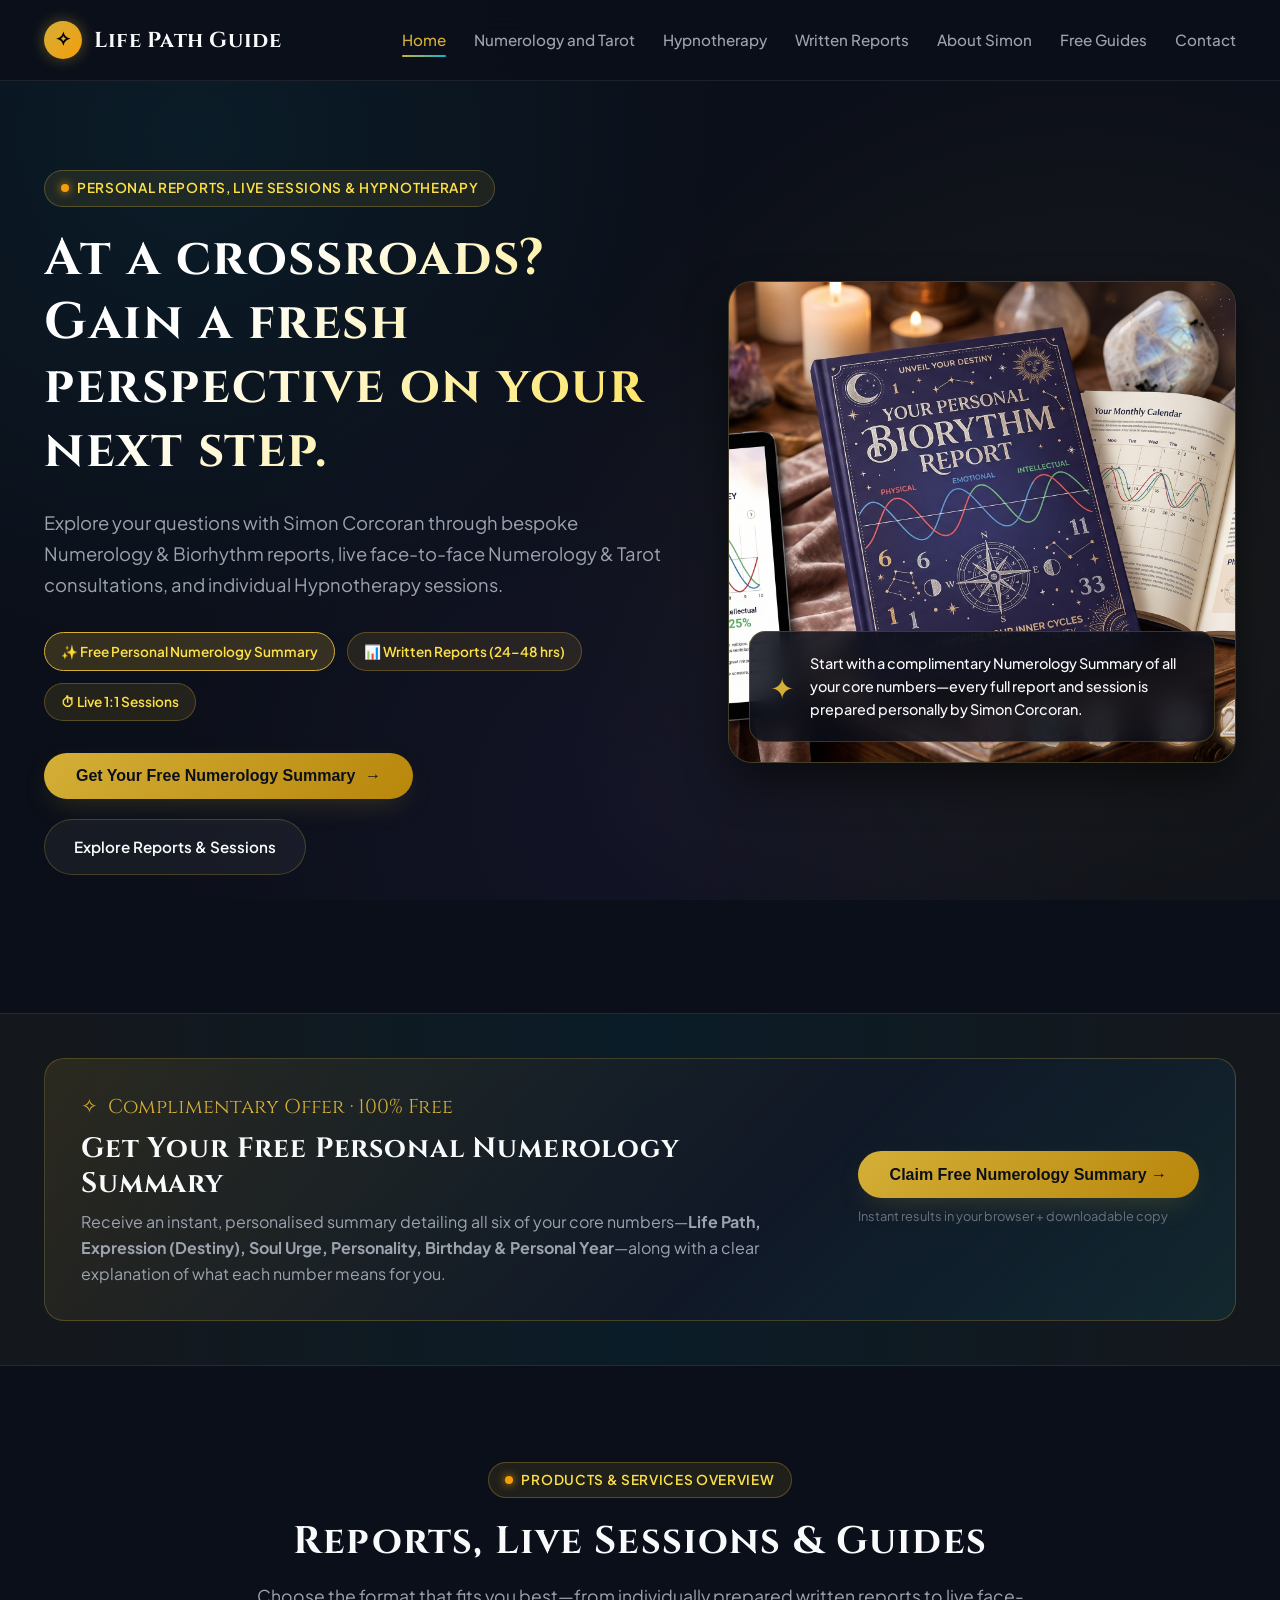
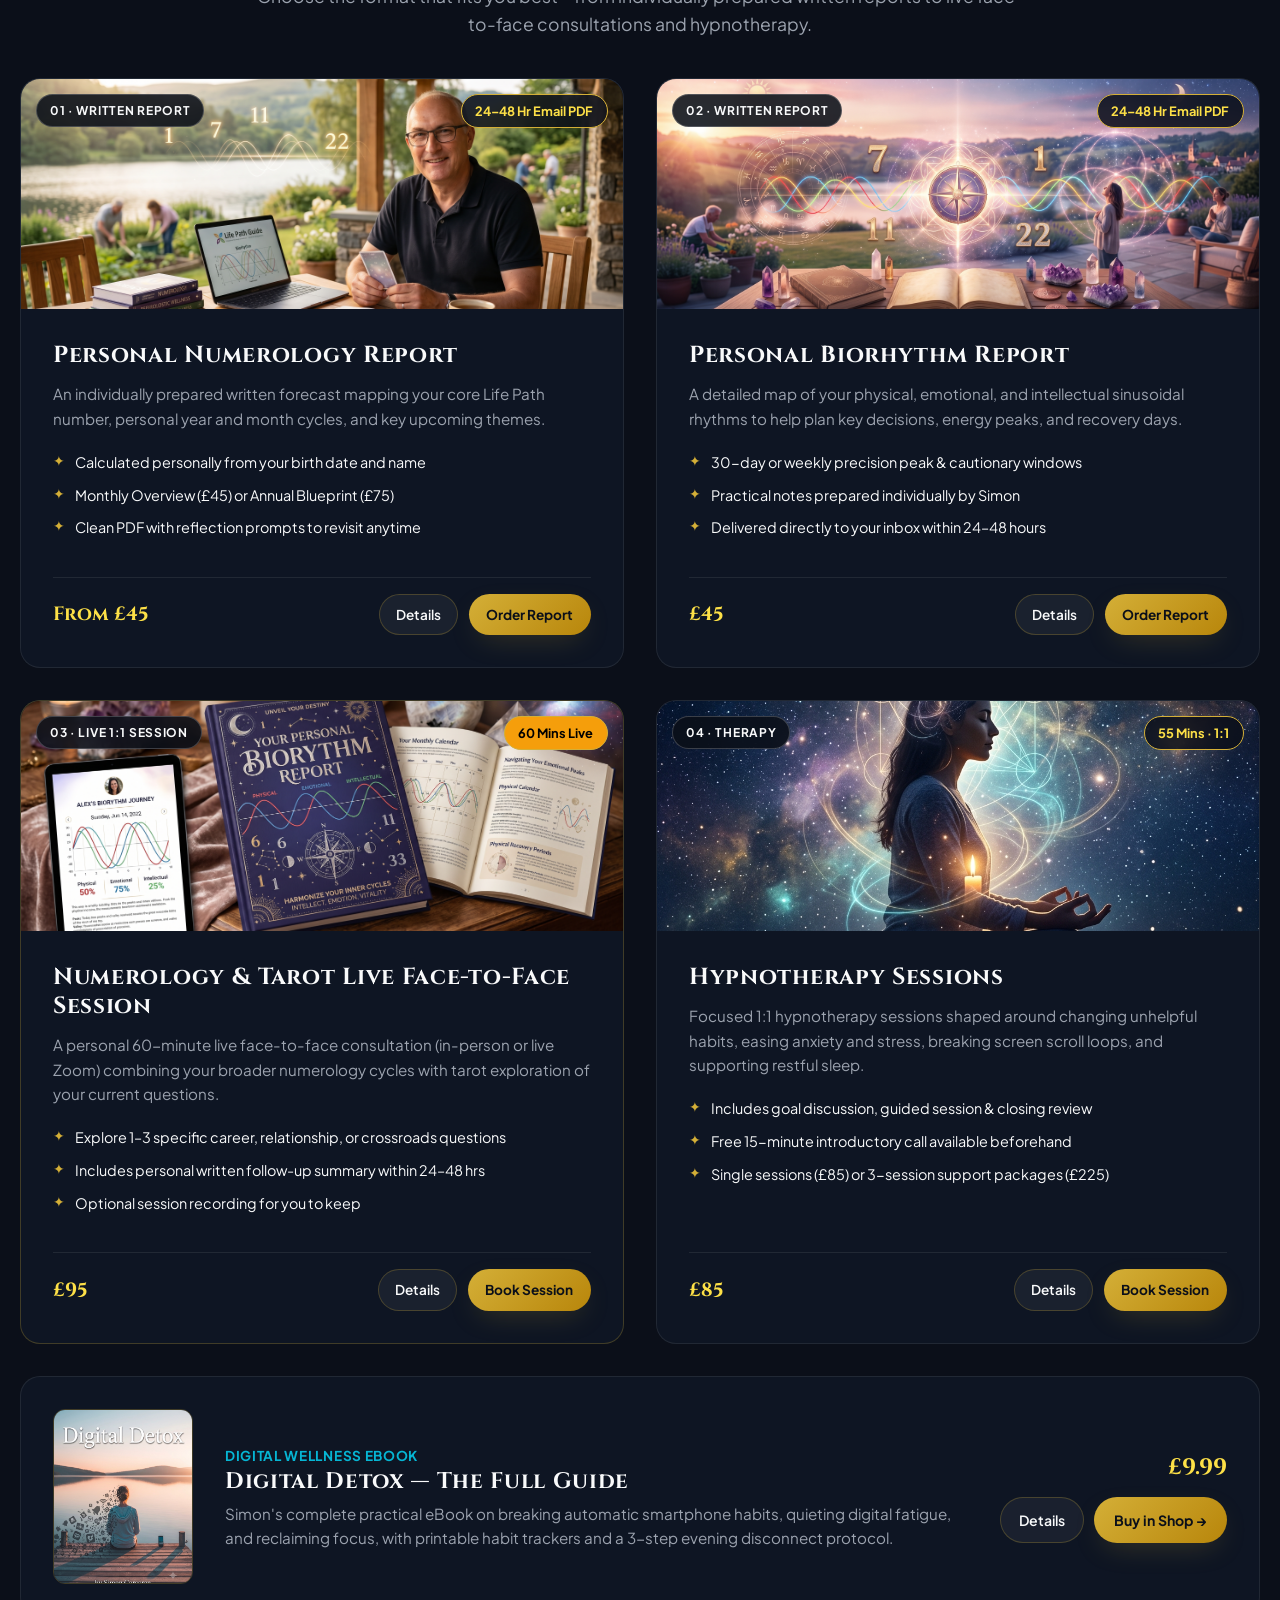
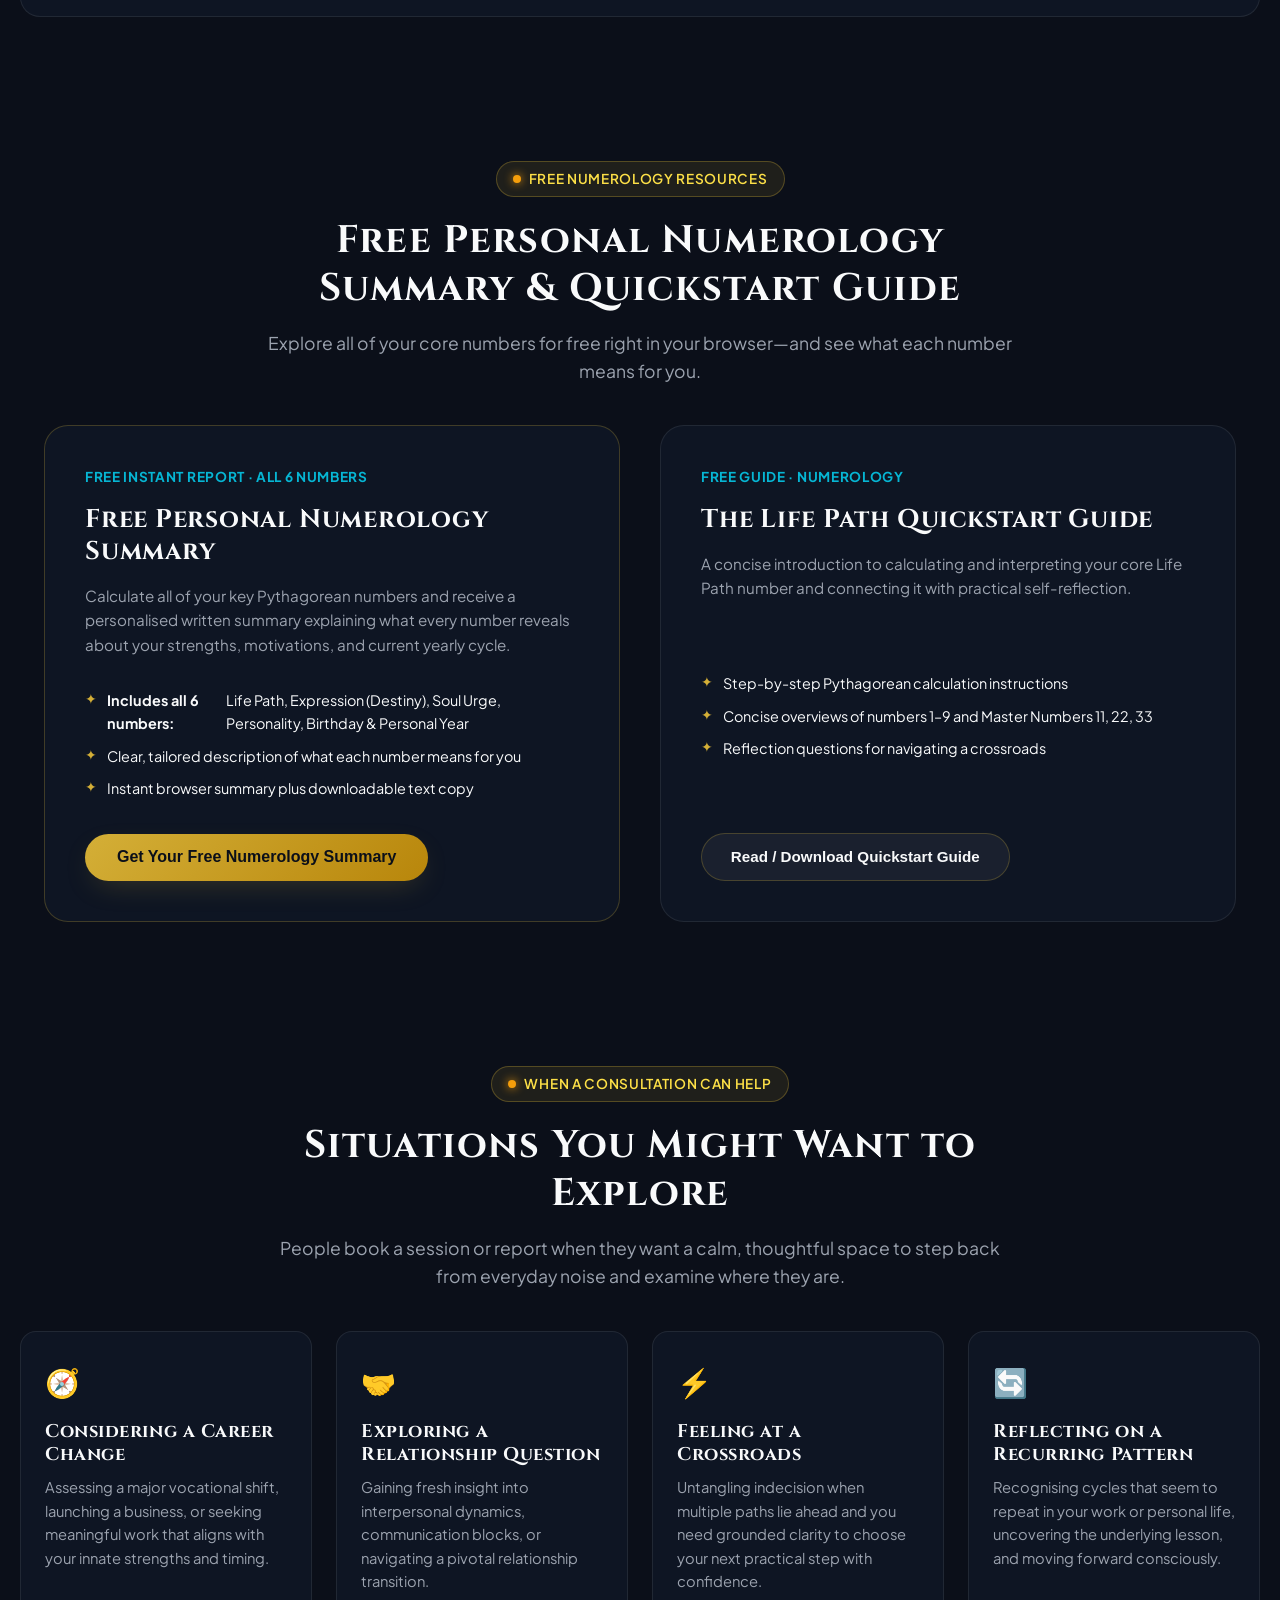
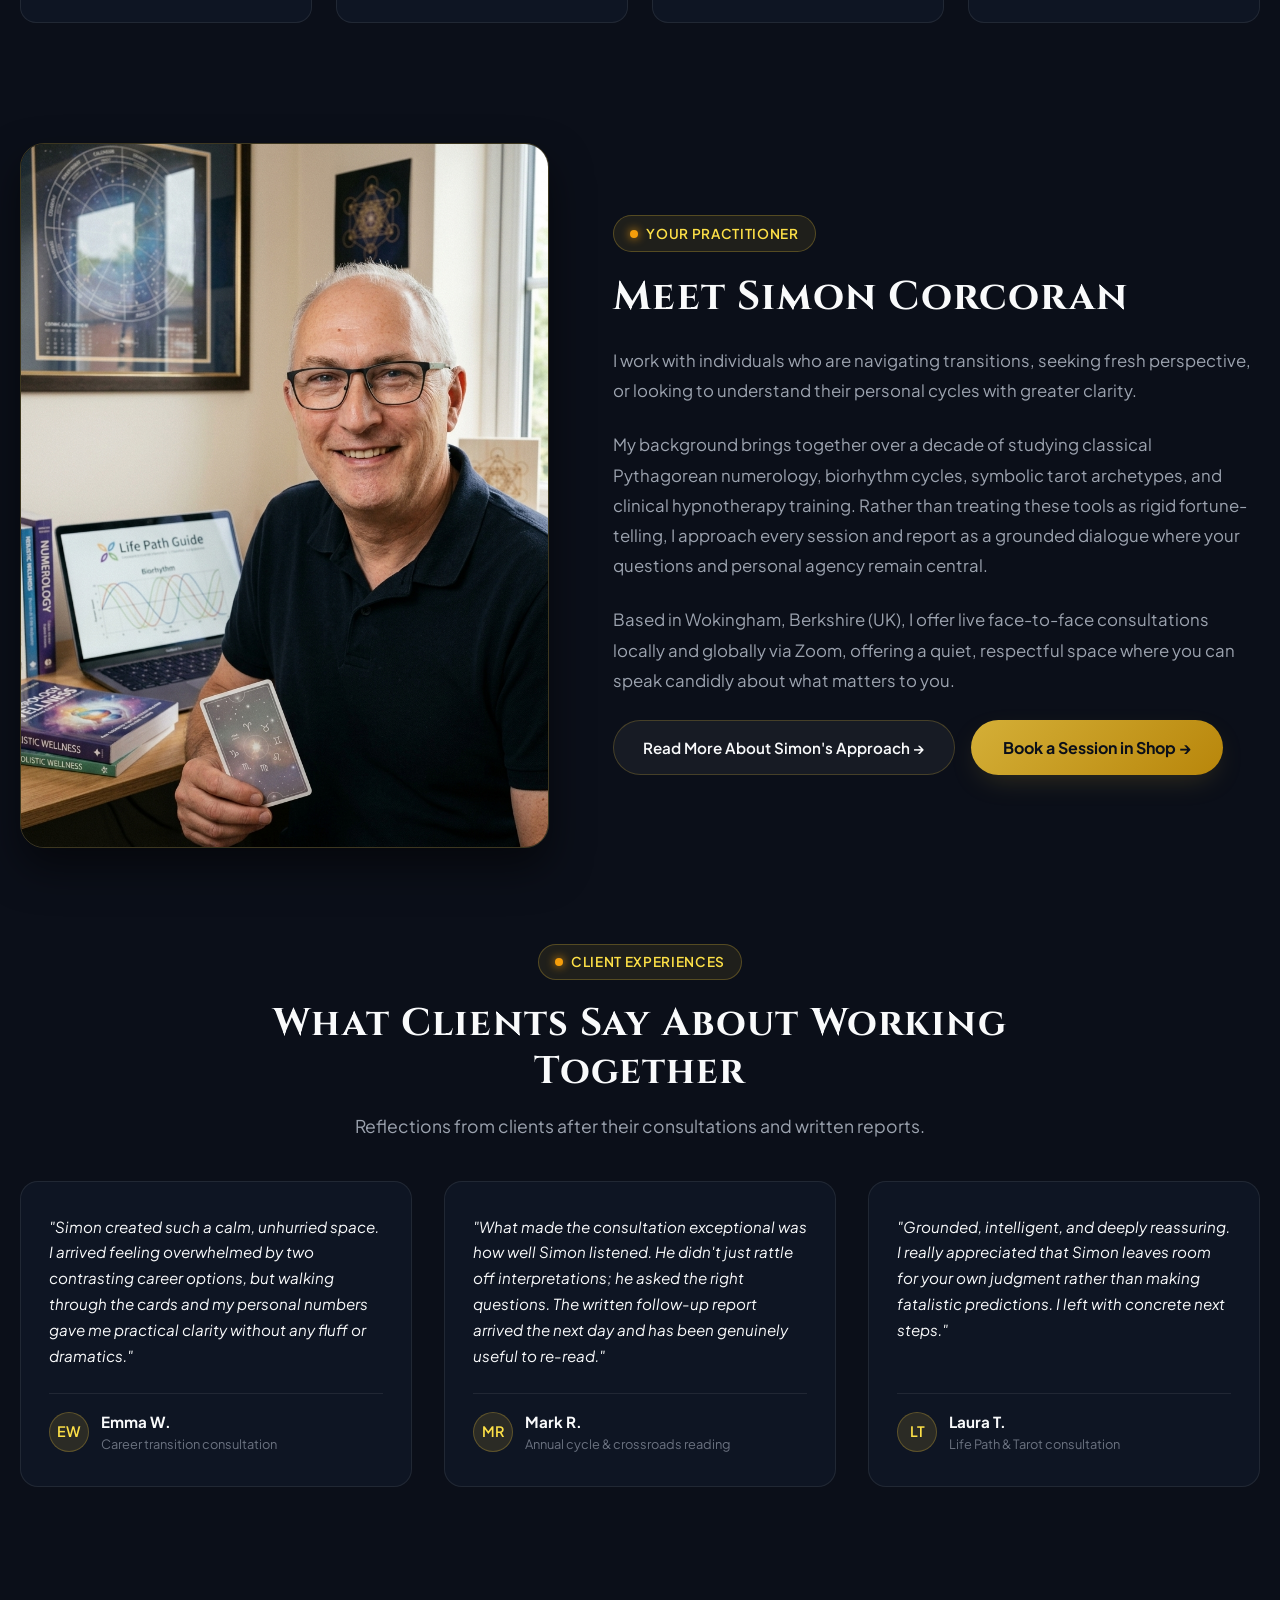
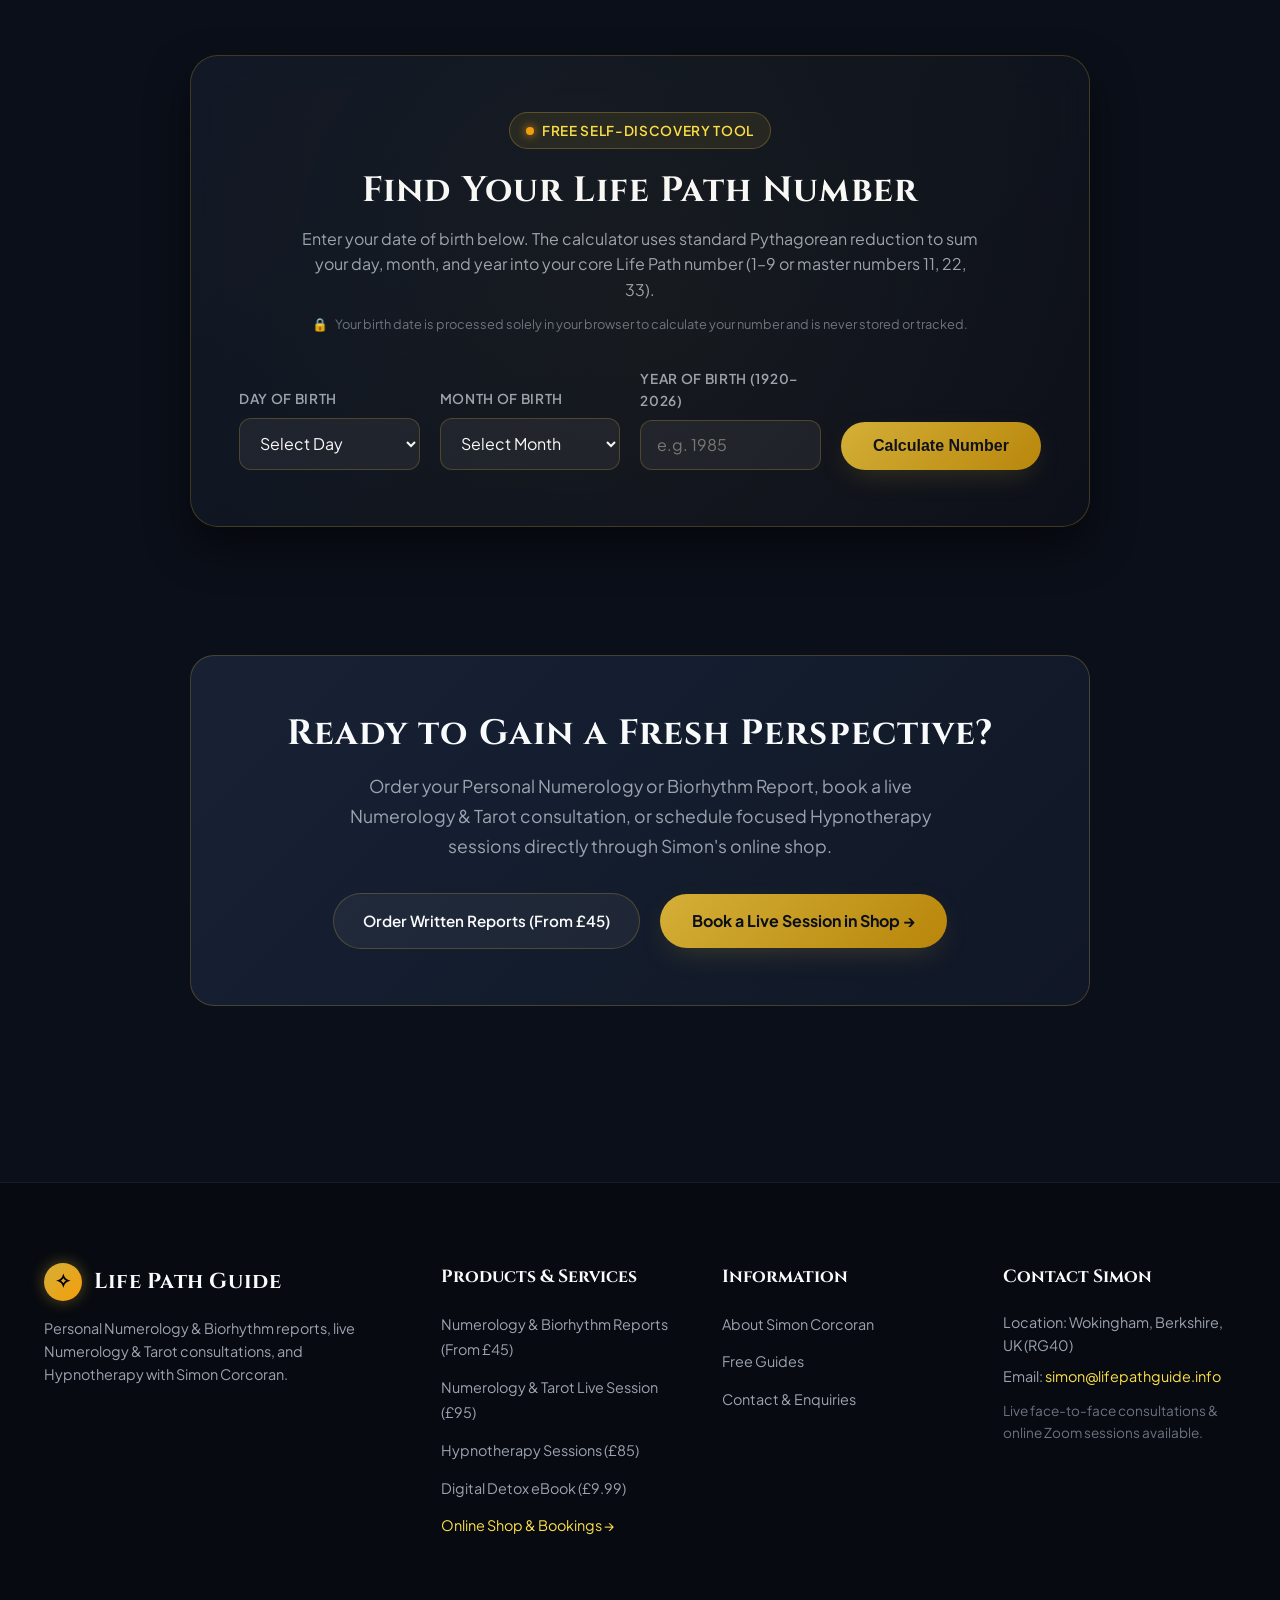
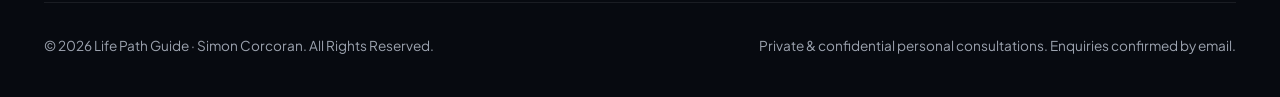
<file: LifePathGuide/index.html>
<!DOCTYPE html>
<html lang="en">
<head>
  <meta charset="UTF-8">
  <meta name="viewport" content="width=device-width, initial-scale=1.0">
  <title>Life Path Guide | Real Direction & True Clarity | Simon Corcoran</title>
  <meta name="description" content="Personal, human-centered Numerology and Biorhythm Reports, Numerology & Tarot live sessions, and Hypnotherapy with Simon Corcoran.">
  <meta property="og:title" content="Life Path Guide | Real Direction & True Clarity | Simon Corcoran">
  <meta property="og:description" content="Get a free Personal Numerology Summary covering all of your core numbers, plus Personal Numerology and Biorhythm reports, live Numerology & Tarot sessions, Hypnotherapy, and the Digital Detox eBook.">
  <meta property="og:type" content="website">
  <link rel="stylesheet" href="styles.css">
</head>
<body>

  <!-- HEADER / NAVIGATION -->
  <header class="site-header">
    <div class="container header-container">
      <a href="index.html" class="brand-logo">
        <span class="symbol">✧</span>
        <span>Life Path Guide</span>
      </a>

      <ul class="nav-links">
        <li><a href="index.html" class="nav-link active">Home</a></li>
        <li><a href="numerology-tarot.html" class="nav-link">Numerology and Tarot</a></li>
        <li><a href="hypnotherapy.html" class="nav-link">Hypnotherapy</a></li>
        <li><a href="written-reports.html" class="nav-link">Written Reports</a></li>
        <li><a href="about.html" class="nav-link">About Simon</a></li>
        <li><a href="free-guides.html" class="nav-link">Free Guides</a></li>
        <li><a href="contact.html" class="nav-link">Contact</a></li>
      </ul>

      <button class="mobile-menu-toggle" aria-label="Toggle Mobile Menu">☰</button>
    </div>
  </header>

  <!-- 1. HERO / OPENING MESSAGE -->
  <section class="hero-section">
    <div class="container hero-grid">
      <div class="hero-content">
        <div class="badge-pill">
          <span class="icon-dot"></span>
          <span>Personal Reports, Live Sessions & Hypnotherapy</span>
        </div>
        <h1>At a crossroads? Gain a fresh perspective on your next step.</h1>
        <p class="hero-subtitle">
          Explore your questions with Simon Corcoran through bespoke Numerology & Biorhythm reports, live face-to-face Numerology & Tarot consultations, and individual Hypnotherapy sessions.
        </p>

        <div style="display: flex; gap: 0.75rem; flex-wrap: wrap; margin-bottom: 2rem;">
          <span class="spec-badge" style="background: rgba(212, 175, 55, 0.2); border-color: var(--gold-primary);">✨ Free Personal Numerology Summary</span>
          <span class="spec-badge">📊 Written Reports (24–48 hrs)</span>
          <span class="spec-badge">⏱ Live 1:1 Sessions</span>
        </div>

        <div class="hero-ctas">
          <button class="btn-primary" data-open-guide data-guide="Free Personal Numerology Summary">
            <span>Get Your Free Numerology Summary</span>
            <span>→</span>
          </button>
          <a href="#products" class="btn-secondary">
            <span>Explore Reports &amp; Sessions</span>
          </a>
        </div>
      </div>

      <div class="hero-media-card">
        <img src="assets/images/numerology-workspace.jpg" alt="Simon Corcoran Numerology and Tarot Consultation Workspace">
        <div class="hero-overlay-tag">
          <span class="tag-icon">✦</span>
          <p>Start with a complimentary Numerology Summary of all your core numbers—every full report and session is prepared personally by Simon Corcoran.</p>
        </div>
      </div>
    </div>
  </section>

  <!-- 2. PROMINENT FREE NUMEROLOGY SUMMARY SPOTLIGHT AT START OF PAGE -->
  <section class="differentiator-banner" style="padding: 2.75rem 0;">
    <div class="container">
      <div style="background: linear-gradient(135deg, rgba(212, 175, 55, 0.12) 0%, rgba(17, 24, 39, 0.92) 60%, rgba(6, 182, 212, 0.1) 100%); border: 1px solid var(--border-glow); border-radius: 20px; padding: 2rem 2.25rem; display: flex; align-items: center; justify-content: space-between; gap: 2rem; flex-wrap: wrap;">
        <div style="max-width: 740px;">
          <div class="banner-badge" style="margin-bottom: 0.5rem;">
            <span>✧</span>
            <span>Complimentary Offer · 100% Free</span>
          </div>
          <h2 style="font-size: 1.75rem; margin-bottom: 0.5rem; color: var(--text-main);">Get Your Free Personal Numerology Summary</h2>
          <p style="font-size: 1rem; color: var(--text-muted); line-height: 1.65;">
            Receive an instant, personalised summary detailing all six of your core numbers—<strong>Life Path, Expression (Destiny), Soul Urge, Personality, Birthday &amp; Personal Year</strong>—along with a clear explanation of what each number means for you.
          </p>
        </div>
        <div style="display: flex; flex-direction: column; align-items: flex-start; gap: 0.5rem;">
          <button class="btn-primary" data-open-guide data-guide="Free Personal Numerology Summary" style="white-space: nowrap;">
            Claim Free Numerology Summary →
          </button>
          <span style="font-size: 0.8rem; color: var(--text-dim);">Instant results in your browser + downloadable copy</span>
        </div>
      </div>
    </div>
  </section>

  <!-- 3. ALL PRODUCTS & SERVICES SUMMARY SHOWCASE -->
  <section id="products" class="container" style="padding: 3rem 0 4.5rem;">
    <div class="section-header" style="text-align: center; max-width: 780px; margin: 0 auto 2.5rem;">
      <div class="badge-pill">
        <span class="icon-dot"></span>
        <span>Products & Services Overview</span>
      </div>
      <h2>Reports, Live Sessions & Guides</h2>
      <p>Choose the format that fits you best—from individually prepared written reports to live face-to-face consultations and hypnotherapy.</p>
    </div>

    <div class="products-summary-grid">
      <!-- 1. Numerology Written Report -->
      <div class="product-card">
        <div class="card-img-wrapper">
          <img src="assets/images/digital-products-hero.jpg" alt="Personal Numerology Written Report">
          <span class="product-order-badge">01 · Written Report</span>
          <span class="card-tag">24–48 Hr Email PDF</span>
        </div>
        <div class="card-body">
          <h3>Personal Numerology Report</h3>
          <p class="card-pitch">
            An individually prepared written forecast mapping your core Life Path number, personal year and month cycles, and key upcoming themes.
          </p>
          <ul class="card-features">
            <li>Calculated personally from your birth date and name</li>
            <li>Monthly Overview (£45) or Annual Blueprint (£75)</li>
            <li>Clean PDF with reflection prompts to revisit anytime</li>
          </ul>
          <div class="card-footer">
            <span class="card-price">From £45</span>
            <div style="display: flex; gap: 0.65rem; flex-wrap: wrap;">
              <a href="written-reports.html" class="btn-secondary" style="padding: 0.55rem 1rem; font-size: 0.85rem;">Details</a>
              <a href="https://www.thecelestialnavigator.com/category/all-products" target="_blank" rel="noopener noreferrer" class="btn-primary" style="padding: 0.55rem 1.1rem; font-size: 0.85rem;">Order Report</a>
            </div>
          </div>
        </div>
      </div>

      <!-- 2. Biorhythm Written Report -->
      <div class="product-card">
        <div class="card-img-wrapper">
          <img src="assets/images/biorhythm-report.jpg" alt="Personal Biorhythm Written Report">
          <span class="product-order-badge">02 · Written Report</span>
          <span class="card-tag">24–48 Hr Email PDF</span>
        </div>
        <div class="card-body">
          <h3>Personal Biorhythm Report</h3>
          <p class="card-pitch">
            A detailed map of your physical, emotional, and intellectual sinusoidal rhythms to help plan key decisions, energy peaks, and recovery days.
          </p>
          <ul class="card-features">
            <li>30-day or weekly precision peak &amp; cautionary windows</li>
            <li>Practical notes prepared individually by Simon</li>
            <li>Delivered directly to your inbox within 24–48 hours</li>
          </ul>
          <div class="card-footer">
            <span class="card-price">£45</span>
            <div style="display: flex; gap: 0.65rem; flex-wrap: wrap;">
              <a href="written-reports.html" class="btn-secondary" style="padding: 0.55rem 1rem; font-size: 0.85rem;">Details</a>
              <a href="https://www.thecelestialnavigator.com/category/all-products" target="_blank" rel="noopener noreferrer" class="btn-primary" style="padding: 0.55rem 1.1rem; font-size: 0.85rem;">Order Report</a>
            </div>
          </div>
        </div>
      </div>

      <!-- 3. Numerology & Tarot Live Face-to-Face Session -->
      <div class="product-card" style="border-color: var(--border-glow);">
        <div class="card-img-wrapper">
          <img src="assets/images/numerology-workspace.jpg" alt="Numerology and Tarot Live Face-to-Face Session">
          <span class="product-order-badge">03 · Live 1:1 Session</span>
          <span class="card-tag" style="background: var(--gold-glow); color: #000;">60 Mins Live</span>
        </div>
        <div class="card-body">
          <h3>Numerology &amp; Tarot Live Face-to-Face Session</h3>
          <p class="card-pitch">
            A personal 60-minute live face-to-face consultation (in-person or live Zoom) combining your broader numerology cycles with tarot exploration of your current questions.
          </p>
          <ul class="card-features">
            <li>Explore 1–3 specific career, relationship, or crossroads questions</li>
            <li>Includes personal written follow-up summary within 24–48 hrs</li>
            <li>Optional session recording for you to keep</li>
          </ul>
          <div class="card-footer">
            <span class="card-price">£95</span>
            <div style="display: flex; gap: 0.65rem; flex-wrap: wrap;">
              <a href="numerology-tarot.html" class="btn-secondary" style="padding: 0.55rem 1rem; font-size: 0.85rem;">Details</a>
              <a href="https://www.thecelestialnavigator.com/category/all-products" target="_blank" rel="noopener noreferrer" class="btn-primary" style="padding: 0.55rem 1.1rem; font-size: 0.85rem;">Book Session</a>
            </div>
          </div>
        </div>
      </div>

      <!-- 4. Hypnotherapy Sessions -->
      <div class="product-card">
        <div class="card-img-wrapper">
          <img src="assets/images/hypnotherapy-transformational.png" alt="Individual Hypnotherapy Sessions">
          <span class="product-order-badge">04 · Therapy</span>
          <span class="card-tag">55 Mins · 1:1</span>
        </div>
        <div class="card-body">
          <h3>Hypnotherapy Sessions</h3>
          <p class="card-pitch">
            Focused 1:1 hypnotherapy sessions shaped around changing unhelpful habits, easing anxiety and stress, breaking screen scroll loops, and supporting restful sleep.
          </p>
          <ul class="card-features">
            <li>Includes goal discussion, guided session &amp; closing review</li>
            <li>Free 15-minute introductory call available beforehand</li>
            <li>Single sessions (£85) or 3-session support packages (£225)</li>
          </ul>
          <div class="card-footer">
            <span class="card-price">£85</span>
            <div style="display: flex; gap: 0.65rem; flex-wrap: wrap;">
              <a href="hypnotherapy.html" class="btn-secondary" style="padding: 0.55rem 1rem; font-size: 0.85rem;">Details</a>
              <a href="https://www.thecelestialnavigator.com/category/all-products" target="_blank" rel="noopener noreferrer" class="btn-primary" style="padding: 0.55rem 1.1rem; font-size: 0.85rem;">Book Session</a>
            </div>
          </div>
        </div>
      </div>
    </div>

    <!-- Companion Product Strip: Digital Detox Full eBook -->
    <div class="ebook-summary-strip">
      <img src="assets/images/Digital_Detox_Cover.jpg" alt="Digital Detox - The Full Guide eBook Cover" class="ebook-thumb">
      <div>
        <span class="guide-badge" style="margin-bottom: 0.4rem;">Digital Wellness eBook</span>
        <h3 style="font-size: 1.4rem; margin-bottom: 0.4rem; color: var(--text-main);">Digital Detox &mdash; The Full Guide</h3>
        <p style="font-size: 0.95rem; color: var(--text-muted); line-height: 1.6;">
          Simon's complete practical eBook on breaking automatic smartphone habits, quieting digital fatigue, and reclaiming focus, with printable habit trackers and a 3-step evening disconnect protocol.
        </p>
      </div>
      <div style="display: flex; flex-direction: column; align-items: flex-end; gap: 0.75rem;">
        <span class="card-price" style="font-size: 1.4rem;">£9.99</span>
        <div style="display: flex; gap: 0.65rem; flex-wrap: wrap; justify-content: flex-end;">
          <a href="digital-detox-ebook.html" class="btn-secondary" style="white-space: nowrap; padding: 0.65rem 1.1rem; font-size: 0.88rem;">Details</a>
          <a href="https://www.thecelestialnavigator.com/category/all-products" target="_blank" rel="noopener noreferrer" class="btn-primary" style="white-space: nowrap; padding: 0.65rem 1.25rem; font-size: 0.88rem;">Buy in Shop →</a>
        </div>
      </div>
    </div>
  </section>

  <!-- 4. FREE NUMEROLOGY SUMMARY & QUICKSTART GUIDE -->
  <section id="free-guides" class="lead-magnets-section" style="padding: 4.5rem 0;">
    <div class="container">
      <div class="section-header" style="text-align: center; max-width: 760px; margin: 0 auto 2.5rem;">
        <div class="badge-pill">
          <span class="icon-dot"></span>
          <span>Free Numerology Resources</span>
        </div>
        <h2>Free Personal Numerology Summary &amp; Quickstart Guide</h2>
        <p>Explore all of your core numbers for free right in your browser—and see what each number means for you.</p>
      </div>

      <div class="grid-2">
        <!-- Free Personal Numerology Summary -->
        <div class="guide-card" style="border: 1px solid var(--border-glow);">
          <span class="guide-badge">Free Instant Report · All 6 Numbers</span>
          <h3>Free Personal Numerology Summary</h3>
          <p>
            Calculate all of your key Pythagorean numbers and receive a personalised written summary explaining what every number reveals about your strengths, motivations, and current yearly cycle.
          </p>
          <ul class="card-features" style="margin-bottom: 1.5rem;">
            <li><strong>Includes all 6 numbers:</strong> Life Path, Expression (Destiny), Soul Urge, Personality, Birthday &amp; Personal Year</li>
            <li>Clear, tailored description of what each number means for you</li>
            <li>Instant browser summary plus downloadable text copy</li>
          </ul>
          <div>
            <button class="btn-primary" data-open-guide data-guide="Free Personal Numerology Summary">
              Get Your Free Numerology Summary
            </button>
          </div>
        </div>

        <!-- Life Path Quickstart Free Guide -->
        <div class="guide-card">
          <span class="guide-badge">Free Guide · Numerology</span>
          <h3>The Life Path Quickstart Guide</h3>
          <p>
            A concise introduction to calculating and interpreting your core Life Path number and connecting it with practical self-reflection.
          </p>
          <ul class="card-features" style="margin-bottom: 1.5rem;">
            <li>Step-by-step Pythagorean calculation instructions</li>
            <li>Concise overviews of numbers 1–9 and Master Numbers 11, 22, 33</li>
            <li>Reflection questions for navigating a crossroads</li>
          </ul>
          <div>
            <button class="btn-secondary" data-open-guide data-guide="The Life Path Quickstart Guide">
              Read / Download Quickstart Guide
            </button>
          </div>
        </div>
      </div>
    </div>
  </section>

  <!-- 5. HELP VISITORS RECOGNISE THEMSELVES (SITUATIONS CLIENTS WANT TO EXPLORE) -->
  <section class="container" style="padding: 4.5rem 0 3.5rem;">
    <div class="section-header" style="text-align: center; max-width: 760px; margin: 0 auto 2.5rem;">
      <div class="badge-pill">
        <span class="icon-dot"></span>
        <span>When a Consultation Can Help</span>
      </div>
      <h2>Situations You Might Want to Explore</h2>
      <p>People book a session or report when they want a calm, thoughtful space to step back from everyday noise and examine where they are.</p>
    </div>

    <div class="situations-grid">
      <!-- Situation 1 -->
      <div class="situation-card">
        <span class="situation-icon">🧭</span>
        <h4>Considering a Career Change</h4>
        <p>Assessing a major vocational shift, launching a business, or seeking meaningful work that aligns with your innate strengths and timing.</p>
      </div>

      <!-- Situation 2 -->
      <div class="situation-card">
        <span class="situation-icon">🤝</span>
        <h4>Exploring a Relationship Question</h4>
        <p>Gaining fresh insight into interpersonal dynamics, communication blocks, or navigating a pivotal relationship transition.</p>
      </div>

      <!-- Situation 3 -->
      <div class="situation-card">
        <span class="situation-icon">⚡</span>
        <h4>Feeling at a Crossroads</h4>
        <p>Untangling indecision when multiple paths lie ahead and you need grounded clarity to choose your next practical step with confidence.</p>
      </div>

      <!-- Situation 4 -->
      <div class="situation-card">
        <span class="situation-icon">🔄</span>
        <h4>Reflecting on a Recurring Pattern</h4>
        <p>Recognising cycles that seem to repeat in your work or personal life, uncovering the underlying lesson, and moving forward consciously.</p>
      </div>
    </div>
  </section>

  <!-- 6. MEET SIMON -->
  <section class="about-section container" style="padding: 4rem 0;">
    <div class="about-grid">
      <div class="about-img-frame">
        <img src="assets/images/simon-portrait.jpg" alt="Simon Corcoran - Practitioner at Life Path Guide">
      </div>
      <div class="about-content">
        <div class="badge-pill">
          <span class="icon-dot"></span>
          <span>Your Practitioner</span>
        </div>
        <h2>Meet Simon Corcoran</h2>
        <p class="about-bio">
          I work with individuals who are navigating transitions, seeking fresh perspective, or looking to understand their personal cycles with greater clarity.
        </p>
        <p class="about-bio">
          My background brings together over a decade of studying classical Pythagorean numerology, biorhythm cycles, symbolic tarot archetypes, and clinical hypnotherapy training. Rather than treating these tools as rigid fortune-telling, I approach every session and report as a grounded dialogue where your questions and personal agency remain central.
        </p>
        <p class="about-bio">
          Based in Wokingham, Berkshire (UK), I offer live face-to-face consultations locally and globally via Zoom, offering a quiet, respectful space where you can speak candidly about what matters to you.
        </p>

        <div style="display: flex; gap: 1rem; flex-wrap: wrap; margin-top: 1.5rem;">
          <a href="about.html" class="btn-secondary">Read More About Simon's Approach →</a>
          <a href="https://www.thecelestialnavigator.com/category/all-products" target="_blank" rel="noopener noreferrer" class="btn-primary">
            Book a Session in Shop →
          </a>
        </div>
      </div>
    </div>
  </section>

  <!-- 7. CLIENT EXPERIENCES -->
  <section class="container" style="padding: 2rem 0 4.5rem;">
    <div class="section-header" style="text-align: center; max-width: 760px; margin: 0 auto 2rem;">
      <div class="badge-pill">
        <span class="icon-dot"></span>
        <span>Client Experiences</span>
      </div>
      <h2>What Clients Say About Working Together</h2>
      <p>Reflections from clients after their consultations and written reports.</p>
    </div>

    <div class="client-feedback-grid">
      <div class="feedback-card">
        <p class="feedback-quote">
          "Simon created such a calm, unhurried space. I arrived feeling overwhelmed by two contrasting career options, but walking through the cards and my personal numbers gave me practical clarity without any fluff or dramatics."
        </p>
        <div class="feedback-author">
          <div class="feedback-author-initials">EW</div>
          <div class="feedback-author-info">
            <h5>Emma W.</h5>
            <p>Career transition consultation</p>
          </div>
        </div>
      </div>

      <div class="feedback-card">
        <p class="feedback-quote">
          "What made the consultation exceptional was how well Simon listened. He didn't just rattle off interpretations; he asked the right questions. The written follow-up report arrived the next day and has been genuinely useful to re-read."
        </p>
        <div class="feedback-author">
          <div class="feedback-author-initials">MR</div>
          <div class="feedback-author-info">
            <h5>Mark R.</h5>
            <p>Annual cycle &amp; crossroads reading</p>
          </div>
        </div>
      </div>

      <div class="feedback-card">
        <p class="feedback-quote">
          "Grounded, intelligent, and deeply reassuring. I really appreciated that Simon leaves room for your own judgment rather than making fatalistic predictions. I left with concrete next steps."
        </p>
        <div class="feedback-author">
          <div class="feedback-author-initials">LT</div>
          <div class="feedback-author-info">
            <h5>Laura T.</h5>
            <p>Life Path &amp; Tarot consultation</p>
          </div>
        </div>
      </div>
    </div>
  </section>

  <!-- 8. INTERACTIVE LIFE PATH CALCULATOR -->
  <section id="calculator" class="calculator-section">
    <div class="container">
      <div class="calculator-box">
        <div style="text-align: center; max-width: 680px; margin: 0 auto 2rem;">
          <div class="badge-pill">
            <span class="icon-dot"></span>
            <span>Free Self-Discovery Tool</span>
          </div>
          <h2 style="font-size: 2.2rem; margin-bottom: 0.8rem;">Find Your Life Path Number</h2>
          <p>
            Enter your date of birth below. The calculator uses standard Pythagorean reduction to sum your day, month, and year into your core Life Path number (1–9 or master numbers 11, 22, 33).
          </p>
          <div class="privacy-notice-pill">
            <span>🔒</span>
            <span>Your birth date is processed solely in your browser to calculate your number and is never stored or tracked.</span>
          </div>
        </div>

        <div class="calc-inputs">
          <div class="input-group">
            <label for="calcDay">Day of Birth</label>
            <select id="calcDay">
              <option value="">Select Day</option>
              <option value="1">1</option><option value="2">2</option><option value="3">3</option>
              <option value="4">4</option><option value="5">5</option><option value="6">6</option>
              <option value="7">7</option><option value="8">8</option><option value="9">9</option>
              <option value="10">10</option><option value="11">11</option><option value="12">12</option>
              <option value="13">13</option><option value="14">14</option><option value="15">15</option>
              <option value="16">16</option><option value="17">17</option><option value="18">18</option>
              <option value="19">19</option><option value="20">20</option><option value="21">21</option>
              <option value="22">22</option><option value="23">23</option><option value="24">24</option>
              <option value="25">25</option><option value="26">26</option><option value="27">27</option>
              <option value="28">28</option><option value="29">29</option><option value="30">30</option>
              <option value="31">31</option>
            </select>
          </div>

          <div class="input-group">
            <label for="calcMonth">Month of Birth</label>
            <select id="calcMonth">
              <option value="">Select Month</option>
              <option value="1">January (1)</option>
              <option value="2">February (2)</option>
              <option value="3">March (3)</option>
              <option value="4">April (4)</option>
              <option value="5">May (5)</option>
              <option value="6">June (6)</option>
              <option value="7">July (7)</option>
              <option value="8">August (8)</option>
              <option value="9">September (9)</option>
              <option value="10">October (10)</option>
              <option value="11">November (11)</option>
              <option value="12">December (12)</option>
            </select>
          </div>

          <div class="input-group">
            <label for="calcYear">Year of Birth (1920–2026)</label>
            <input type="number" id="calcYear" placeholder="e.g. 1985" min="1920" max="2026">
          </div>

          <button id="calcBtn" class="btn-primary" style="height: 48px;">
            <span>Calculate Number</span>
          </button>
        </div>

        <div id="calcValidationMsg" style="display: none; color: #F87171; font-size: 0.9rem; text-align: center; margin-top: 1rem;"></div>

        <!-- Result Card -->
        <div id="calcResultDisplay" class="calc-result-display">
          <div class="calc-result-header">
            <div id="resNumberBadge" class="number-badge">7</div>
            <div>
              <h4 id="resTitle">Life Path 7: The Intuitive Seeker &amp; Analyst</h4>
              <p id="resTrait">Wisdom, Esoteric Depth &amp; Truth Seeking</p>
            </div>
          </div>
          <div class="calc-result-body">
            <p id="resDesc" style="margin-bottom: 1rem;">
              Your Life Path number offers a broad numerological perspective on your recurring tendencies and core life themes.
            </p>

            <div style="background: rgba(11, 15, 25, 0.6); border: 1px solid var(--border-subtle); border-radius: 12px; padding: 1.25rem; margin: 1.25rem 0;">
              <h5 style="color: var(--gold-light); font-size: 0.95rem; margin-bottom: 0.4rem;">Connecting Your Number to Your Real Questions</h5>
              <p style="font-size: 0.88rem; color: var(--text-muted); line-height: 1.6;">
                A single number is only an introduction. Explore a Personal Numerology Report (from £45) or book a full 60-minute live consultation (£95) to look closely at the choices currently in front of you.
              </p>
            </div>

            <div style="display: flex; gap: 1rem; align-items: center; flex-wrap: wrap;">
              <a href="https://www.thecelestialnavigator.com/category/all-products" target="_blank" rel="noopener noreferrer" class="btn-secondary">
                Order Written Reports in Shop
              </a>
              <a href="https://www.thecelestialnavigator.com/category/all-products" target="_blank" rel="noopener noreferrer" class="btn-primary">
                Book 60-Minute Live Session (£95)
              </a>
            </div>
          </div>
        </div>
      </div>
    </div>
  </section>

  <!-- 9. CLEAR CLOSING INVITATION -->
  <section class="container" style="padding: 2rem 0 5rem;">
    <div style="background: linear-gradient(135deg, rgba(26, 36, 56, 0.9) 0%, rgba(17, 24, 39, 0.95) 100%); border: 1px solid var(--border-glow); border-radius: 24px; padding: 3.5rem; text-align: center; max-width: 900px; margin: 0 auto;">
      <h2 style="font-size: 2.2rem; margin-bottom: 1rem; color: var(--text-main);">Ready to Gain a Fresh Perspective?</h2>
      <p style="font-size: 1.1rem; line-height: 1.7; color: var(--text-muted); max-width: 650px; margin: 0 auto 2rem;">
        Order your Personal Numerology or Biorhythm Report, book a live Numerology &amp; Tarot consultation, or schedule focused Hypnotherapy sessions directly through Simon's online shop.
      </p>

      <div style="display: flex; gap: 1.25rem; justify-content: center; align-items: center; flex-wrap: wrap;">
        <a href="https://www.thecelestialnavigator.com/category/all-products" target="_blank" rel="noopener noreferrer" class="btn-secondary">
          Order Written Reports (From £45)
        </a>
        <a href="https://www.thecelestialnavigator.com/category/all-products" target="_blank" rel="noopener noreferrer" class="btn-primary">
          Book a Live Session in Shop →
        </a>
      </div>
    </div>
  </section>

  <!-- CLEANED FOOTER -->
  <footer class="site-footer">
    <div class="container">
      <div class="footer-grid">
        <div class="footer-brand">
          <a href="index.html" class="brand-logo">
            <span class="symbol">✧</span>
            <span>Life Path Guide</span>
          </a>
          <p>Personal Numerology &amp; Biorhythm reports, live Numerology &amp; Tarot consultations, and Hypnotherapy with Simon Corcoran.</p>
        </div>

        <div class="footer-col">
          <h5>Products &amp; Services</h5>
          <ul class="footer-links">
            <li><a href="written-reports.html">Numerology &amp; Biorhythm Reports (From £45)</a></li>
            <li><a href="numerology-tarot.html">Numerology &amp; Tarot Live Session (£95)</a></li>
            <li><a href="hypnotherapy.html">Hypnotherapy Sessions (£85)</a></li>
            <li><a href="digital-detox-ebook.html">Digital Detox eBook (£9.99)</a></li>
            <li><a href="https://www.thecelestialnavigator.com/category/all-products" target="_blank" rel="noopener noreferrer" style="color: var(--gold-light);">Online Shop &amp; Bookings →</a></li>
          </ul>
        </div>

        <div class="footer-col">
          <h5>Information</h5>
          <ul class="footer-links">
            <li><a href="about.html">About Simon Corcoran</a></li>
            <li><a href="free-guides.html">Free Guides</a></li>
            <li><a href="contact.html">Contact &amp; Enquiries</a></li>
          </ul>
        </div>

        <div class="footer-col">
          <h5>Contact Simon</h5>
          <p style="font-size: 0.9rem; color: var(--text-muted);">Location: Wokingham, Berkshire, UK (RG40)</p>
          <p style="font-size: 0.9rem; color: var(--text-muted); margin-top: 0.5rem;">Email: <a href="mailto:simon@lifepathguide.info" style="color: var(--gold-light);">simon@lifepathguide.info</a></p>
          <p style="font-size: 0.85rem; margin-top: 0.75rem; color: var(--text-dim);">
            Live face-to-face consultations &amp; online Zoom sessions available.
          </p>
        </div>
      </div>

      <div class="footer-bottom">
        <p>&copy; 2026 Life Path Guide · Simon Corcoran. All Rights Reserved.</p>
        <p>Private &amp; confidential personal consultations. Enquiries confirmed by email.</p>
      </div>
    </div>
  </footer>

  <!-- BOOKING & ENQUIRY MODAL -->
  <div id="bookingModal" class="modal-overlay">
    <div class="modal-card">
      <button id="closeBookingModal" class="modal-close-btn" aria-label="Close modal">✕</button>
      
      <div id="bookingFormWrapper">
        <h3 class="modal-title">Request a Report or Session</h3>
        <p class="modal-subtitle">Share your preferred service and questions. Simon will personally review your enquiry and respond within 24 hours.</p>

        <form id="bookingForm" class="form-grid">
          <div class="form-field">
            <label for="bookingServiceSelect">Service / Product Selected</label>
            <select id="bookingServiceSelect" required>
              <option value="Personal Numerology Report">Personal Numerology Written Report (From £45)</option>
              <option value="Personal Biorhythm Report">Personal Biorhythm Written Report (£45)</option>
              <option value="Numerology & Tarot Live Session (60 Mins)">Numerology &amp; Tarot Live Face-to-Face Session (60 Mins · £95)</option>
              <option value="Individual Hypnotherapy Session (55 Mins)">Hypnotherapy Session (55 Mins · £85)</option>
              <option value="Free 15-Min Hypnotherapy Consultation">Free 15-Min Hypnotherapy Introductory Call</option>
              <option value="Digital Detox eBook Purchase">Digital Detox - The Full Guide (eBook · £9.99)</option>
              <option value="General Question">General Question or Enquiry</option>
            </select>
          </div>

          <div class="form-field">
            <label for="bookName">Your Full Name</label>
            <input type="text" id="bookName" placeholder="e.g. Sarah Jenkins" required>
          </div>

          <div class="form-field">
            <label for="bookEmail">Email Address</label>
            <input type="email" id="bookEmail" placeholder="sarah@example.com" required>
          </div>

          <div class="form-field">
            <label for="bookDate">Preferred Day / Time Window (or Date of Birth for Reports)</label>
            <input type="text" id="bookDate" placeholder="e.g. Wednesday afternoon, or DOB 14/08/1988">
          </div>

          <div class="form-field">
            <label for="bookNotes">What would you like to explore? (Optional context)</label>
            <textarea id="bookNotes" placeholder="Share a few words about the career, relationship, habit, or crossroads questions you have in mind..."></textarea>
          </div>

          <button type="submit" class="btn-primary" style="width: 100%; justify-content: center; margin-top: 1rem;">
            Send Request to Simon
          </button>
        </form>
      </div>

      <!-- Confirmation State -->
      <div id="bookingSuccessDisplay" style="display: none;" class="modal-confirmation-state">
        <div class="confirmation-check-icon">✓</div>
        <h3 style="font-size: 1.5rem; margin-bottom: 0.5rem; color: var(--text-main);">Request Received</h3>
        <p class="confirmation-next-steps">
          Thank you, <strong id="confirmName"></strong>! Your request has been received and logged directly. Simon will personally review it and reply to <strong id="confirmEmail"></strong> within 24 hours with confirmed dates or delivery details.
        </p>

        <div class="confirmation-summary-card">
          <dl>
            <dt>Service:</dt>
            <dd id="confirmService"></dd>
            <dt>Preferred Time / Info:</dt>
            <dd id="confirmTime"></dd>
          </dl>
        </div>

        <div style="display: flex; gap: 1rem; justify-content: center; margin-top: 1.5rem; flex-wrap: wrap;">
          <a id="emailClientFallbackLink" href="#" class="btn-secondary" style="font-size: 0.85rem;">
            Open in Your Email Client
          </a>
          <button id="closeConfirmBtn" class="btn-primary" style="font-size: 0.85rem;">
            Done
          </button>
        </div>
      </div>
    </div>
  </div>

  <!-- FREE NUMEROLOGY SUMMARY & QUICKSTART READER MODAL -->
  <div id="guideModal" class="modal-overlay">
    <div class="modal-card" style="max-width: 720px;">
      <button id="closeGuideModal" class="modal-close-btn" aria-label="Close modal">✕</button>
      
      <div id="guideFormWrapper">
        <h3 id="modalGuideTitle" class="modal-title">Your Free Personal Numerology Summary</h3>
        <p id="modalGuideSubtitle" class="modal-subtitle">Enter your full name, email, and birth date below for an instant free summary detailing all six of your core numbers and what each means for you.</p>

        <form id="guideForm" class="form-grid">
          <div class="form-field">
            <label for="guideName">Your Full Name (Used for Expression, Soul Urge &amp; Personality Numbers)</label>
            <input type="text" id="guideName" placeholder="e.g. Sarah Louise Jenkins" required>
          </div>

          <div class="form-field">
            <label for="guideEmail">Email Address</label>
            <input type="email" id="guideEmail" placeholder="alex@example.com" required>
          </div>

          <div id="guideDobFields" class="form-field">
            <label>Date of Birth (Used for Life Path, Birthday &amp; Personal Year Numbers)</label>
            <div class="dob-inline-grid">
              <select id="guideDobDay" aria-label="Day of Birth">
                <option value="">Day</option>
                <option value="1">1</option><option value="2">2</option><option value="3">3</option>
                <option value="4">4</option><option value="5">5</option><option value="6">6</option>
                <option value="7">7</option><option value="8">8</option><option value="9">9</option>
                <option value="10">10</option><option value="11">11</option><option value="12">12</option>
                <option value="13">13</option><option value="14">14</option><option value="15">15</option>
                <option value="16">16</option><option value="17">17</option><option value="18">18</option>
                <option value="19">19</option><option value="20">20</option><option value="21">21</option>
                <option value="22">22</option><option value="23">23</option><option value="24">24</option>
                <option value="25">25</option><option value="26">26</option><option value="27">27</option>
                <option value="28">28</option><option value="29">29</option><option value="30">30</option>
                <option value="31">31</option>
              </select>

              <select id="guideDobMonth" aria-label="Month of Birth">
                <option value="">Month</option>
                <option value="1">January</option>
                <option value="2">February</option>
                <option value="3">March</option>
                <option value="4">April</option>
                <option value="5">May</option>
                <option value="6">June</option>
                <option value="7">July</option>
                <option value="8">August</option>
                <option value="9">September</option>
                <option value="10">October</option>
                <option value="11">November</option>
                <option value="12">December</option>
              </select>

              <input type="number" id="guideDobYear" placeholder="Year (e.g. 1985)" min="1920" max="2026" aria-label="Year of Birth">
            </div>
          </div>

          <div id="guideValidationMsg" class="form-field-error"></div>

          <button id="guideSubmitBtn" type="submit" class="btn-primary" style="width: 100%; justify-content: center; margin-top: 0.75rem;">
            Get My Free Numerology Summary
          </button>
        </form>
      </div>

      <!-- Guide Success & Instant Reader State -->
      <div id="guideSuccessDisplay" style="display: none;" class="modal-confirmation-state">
        <div class="confirmation-check-icon">✓</div>
        <h3 id="guideReadyHeading" style="font-size: 1.5rem; margin-bottom: 0.5rem; color: var(--text-main);">Your Free Personal Numerology Summary is Ready!</h3>
        <p class="confirmation-next-steps">
          Thank you, <strong id="guideConfirmName"></strong>! Read your personalised numerology summary below or download a copy to keep.
        </p>

        <div class="quickstart-reader-container"></div>

        <div style="display: flex; gap: 0.75rem; flex-wrap: wrap; justify-content: center;">
          <a id="downloadGuideTextBtn" href="#" download="Free-Personal-Numerology-Summary.txt" class="btn-secondary" style="display: none;">
            Download Summary (.txt)
          </a>
          <button id="closeGuideConfirmBtn" class="btn-primary" style="justify-content: center;">
            Close Reader
          </button>
        </div>
      </div>
    </div>
  </div>

  <script type="module" src="./main.js"></script>
</body>
</html>
</file>
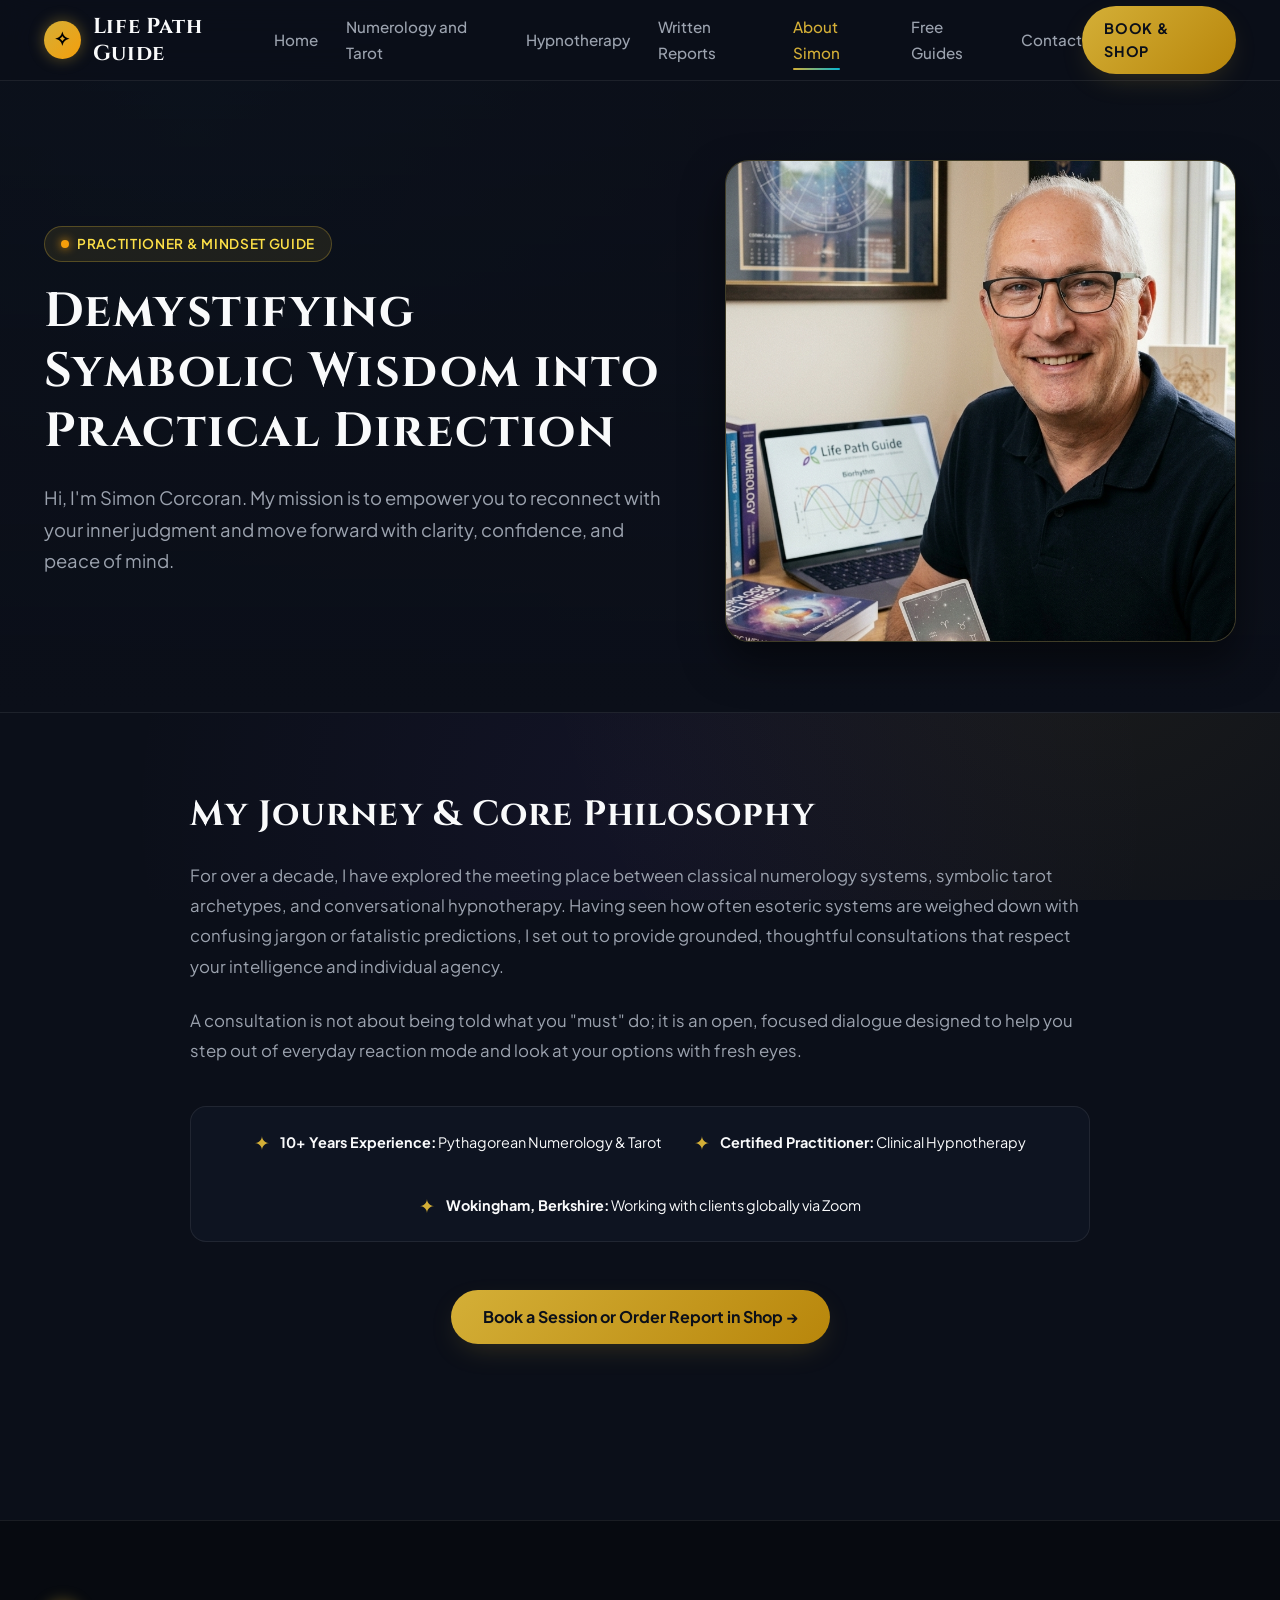
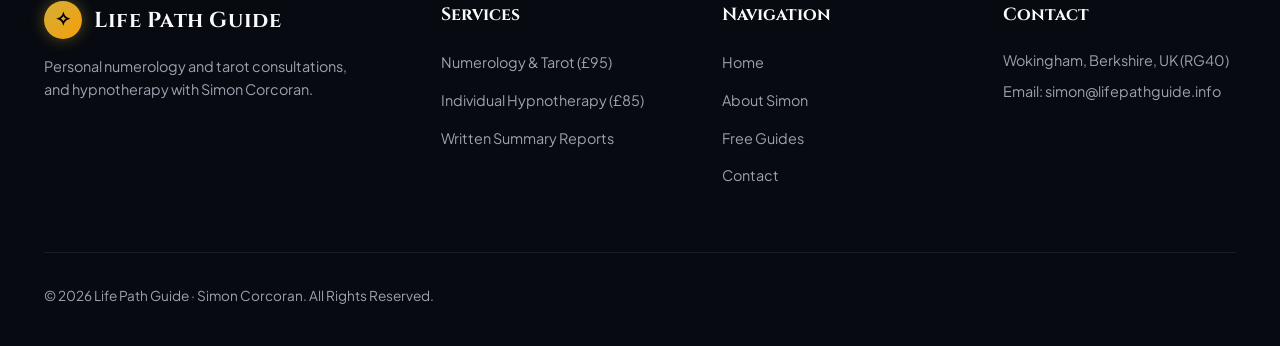
<file: LifePathGuide/about.html>
<!DOCTYPE html>
<html lang="en">
<head>
  <meta charset="UTF-8">
  <meta name="viewport" content="width=device-width, initial-scale=1.0">
  <title>About Simon Corcoran | Life Path Guide</title>
  <meta name="description" content="Learn about Simon Corcoran, practitioner of Numerology, Tarot, and Hypnotherapy based in Wokingham, UK. Human-centered mindset transformation.">
  <link rel="stylesheet" href="styles.css">
</head>
<body>

  <!-- HEADER -->
  <header class="site-header">
    <div class="container header-container">
      <a href="index.html" class="brand-logo">
        <span class="symbol">✧</span>
        <span>Life Path Guide</span>
      </a>

      <ul class="nav-links">
        <li><a href="index.html" class="nav-link">Home</a></li>
        <li><a href="numerology-tarot.html" class="nav-link">Numerology and Tarot</a></li>
        <li><a href="hypnotherapy.html" class="nav-link">Hypnotherapy</a></li>
        <li><a href="written-reports.html" class="nav-link">Written Reports</a></li>
        <li><a href="about.html" class="nav-link active">About Simon</a></li>
        <li><a href="free-guides.html" class="nav-link">Free Guides</a></li>
        <li><a href="contact.html" class="nav-link">Contact</a></li>
      </ul>

      <a href="https://www.thecelestialnavigator.com/category/all-products" target="_blank" rel="noopener noreferrer" class="nav-cta-btn">
        <span>Book &amp; Shop</span>
      </a>

      <button class="mobile-menu-toggle" aria-label="Toggle Mobile Menu">☰</button>
    </div>
  </header>

  <!-- PAGE HERO -->
  <section class="page-hero">
    <div class="container page-hero-grid">
      <div>
        <div class="badge-pill">
          <span class="icon-dot"></span>
          <span>Practitioner & Mindset Guide</span>
        </div>
        <h1 style="font-size: 3rem; margin-bottom: 1.25rem;">Demystifying Symbolic Wisdom into Practical Direction</h1>
        <p style="font-size: 1.15rem; line-height: 1.7; color: var(--text-muted);">
          Hi, I'm Simon Corcoran. My mission is to empower you to reconnect with your inner judgment and move forward with clarity, confidence, and peace of mind.
        </p>
      </div>

      <div class="hero-media-card">
        <img src="assets/images/simon-portrait.jpg" alt="Simon Corcoran Portrait at Workspace">
      </div>
    </div>
  </section>

  <!-- BIO & STORY -->
  <section class="detail-section container" style="max-width: 900px;">
    <h2 style="font-size: 2.2rem; margin-bottom: 1.5rem;">My Journey & Core Philosophy</h2>
    
    <p style="font-size: 1.05rem; line-height: 1.8; margin-bottom: 1.5rem;">
      For over a decade, I have explored the meeting place between classical numerology systems, symbolic tarot archetypes, and conversational hypnotherapy. Having seen how often esoteric systems are weighed down with confusing jargon or fatalistic predictions, I set out to provide grounded, thoughtful consultations that respect your intelligence and individual agency.
    </p>

    <p style="font-size: 1.05rem; line-height: 1.8; margin-bottom: 1.5rem;">
      A consultation is not about being told what you "must" do; it is an open, focused dialogue designed to help you step out of everyday reaction mode and look at your options with fresh eyes.
    </p>

    <div class="credentials-bar" style="margin: 2.5rem 0;">
      <div class="credential-item">
        <span class="credential-icon">✦</span>
        <span><strong>10+ Years Experience:</strong> Pythagorean Numerology & Tarot</span>
      </div>
      <div class="credential-item">
        <span class="credential-icon">✦</span>
        <span><strong>Certified Practitioner:</strong> Clinical Hypnotherapy</span>
      </div>
      <div class="credential-item">
        <span class="credential-icon">✦</span>
        <span><strong>Wokingham, Berkshire:</strong> Working with clients globally via Zoom</span>
      </div>
    </div>

    <div style="margin-top: 3rem; text-align: center;">
      <a href="https://www.thecelestialnavigator.com/category/all-products" target="_blank" rel="noopener noreferrer" class="btn-primary">
        Book a Session or Order Report in Shop →
      </a>
    </div>
  </section>

  <!-- FOOTER -->
  <footer class="site-footer">
    <div class="container">
      <div class="footer-grid">
        <div class="footer-brand">
          <a href="index.html" class="brand-logo">
            <span class="symbol">✧</span>
            <span>Life Path Guide</span>
          </a>
          <p>Personal numerology and tarot consultations, and hypnotherapy with Simon Corcoran.</p>
        </div>
        <div class="footer-col">
          <h5>Services</h5>
          <ul class="footer-links">
            <li><a href="numerology-tarot.html">Numerology & Tarot (£95)</a></li>
            <li><a href="hypnotherapy.html">Individual Hypnotherapy (£85)</a></li>
            <li><a href="written-reports.html">Written Summary Reports</a></li>
          </ul>
        </div>
        <div class="footer-col">
          <h5>Navigation</h5>
          <ul class="footer-links">
            <li><a href="index.html">Home</a></li>
            <li><a href="about.html">About Simon</a></li>
            <li><a href="free-guides.html">Free Guides</a></li>
            <li><a href="contact.html">Contact</a></li>
          </ul>
        </div>
        <div class="footer-col">
          <h5>Contact</h5>
          <p style="font-size: 0.9rem; color: var(--text-muted);">Wokingham, Berkshire, UK (RG40)</p>
          <p style="font-size: 0.9rem; color: var(--text-muted); margin-top: 0.5rem;">Email: simon@lifepathguide.info</p>
        </div>
      </div>
      <div class="footer-bottom">
        <p>&copy; 2026 Life Path Guide · Simon Corcoran. All Rights Reserved.</p>
      </div>
    </div>
  </footer>

  <!-- BOOKING MODAL -->
  <div id="bookingModal" class="modal-overlay">
    <div class="modal-card">
      <button id="closeBookingModal" class="modal-close-btn" aria-label="Close modal">✕</button>
      
      <div id="bookingFormWrapper">
        <h3 class="modal-title">Enquire About a Session</h3>
        <p class="modal-subtitle">Share your preferred service and questions. Simon will personally review your enquiry and respond within 24 hours.</p>

        <form id="bookingForm" class="form-grid">
          <div class="form-field">
            <label for="bookingServiceSelect">Service Selected</label>
            <select id="bookingServiceSelect" required>
              <option value="Numerology & Tarot Consultation (60 Mins)">Numerology & Tarot Consultation (60 Mins Zoom · £95)</option>
              <option value="Individual Online Hypnotherapy (55 Mins)">Individual Online Hypnotherapy (55 Mins Zoom · £85)</option>
              <option value="Free 15-Min Hypnotherapy Consultation">Free 15-Min Hypnotherapy Introductory Call</option>
              <option value="General Question">General Question or Enquiry</option>
            </select>
          </div>

          <div class="form-field">
            <label for="bookName">Your Full Name</label>
            <input type="text" id="bookName" placeholder="e.g. Sarah Jenkins" required>
          </div>

          <div class="form-field">
            <label for="bookEmail">Email Address</label>
            <input type="email" id="bookEmail" placeholder="sarah@example.com" required>
          </div>

          <div class="form-field">
            <label for="bookDate">Preferred Day / Time Window</label>
            <input type="text" id="bookDate" placeholder="e.g. Weekday morning or Wednesday afternoon">
          </div>

          <div class="form-field">
            <label for="bookNotes">What would you like to explore?</label>
            <textarea id="bookNotes" placeholder="Share a few words about what brings you to seek a consultation..."></textarea>
          </div>

          <button type="submit" class="btn-primary" style="width: 100%; justify-content: center; margin-top: 1rem;">
            Send Enquiry to Simon
          </button>
        </form>
      </div>

      <!-- Confirmation State -->
      <div id="bookingSuccessDisplay" style="display: none;" class="modal-confirmation-state">
        <div class="confirmation-check-icon">✓</div>
        <h3 style="font-size: 1.5rem; margin-bottom: 0.5rem; color: var(--text-main);">Enquiry Received</h3>
        <p class="confirmation-next-steps">
          Thank you, <strong id="confirmName"></strong>! Simon will review your enquiry and reply to <strong id="confirmEmail"></strong> within 24 hours with confirmed dates and preparation details.
        </p>

        <div class="confirmation-summary-card">
          <dl>
            <dt>Service:</dt>
            <dd id="confirmService"></dd>
            <dt>Preferred Time:</dt>
            <dd id="confirmTime"></dd>
          </dl>
        </div>

        <div style="display: flex; gap: 1rem; justify-content: center; margin-top: 1.5rem; flex-wrap: wrap;">
          <a id="emailClientFallbackLink" href="#" class="btn-secondary" style="font-size: 0.85rem;">
            Open in Your Email Client
          </a>
          <button id="closeConfirmBtn" class="btn-primary" style="font-size: 0.85rem;">
            Done
          </button>
        </div>
      </div>
    </div>
  </div>

  <script type="module" src="./main.js"></script>
</body>
</html>
</file>
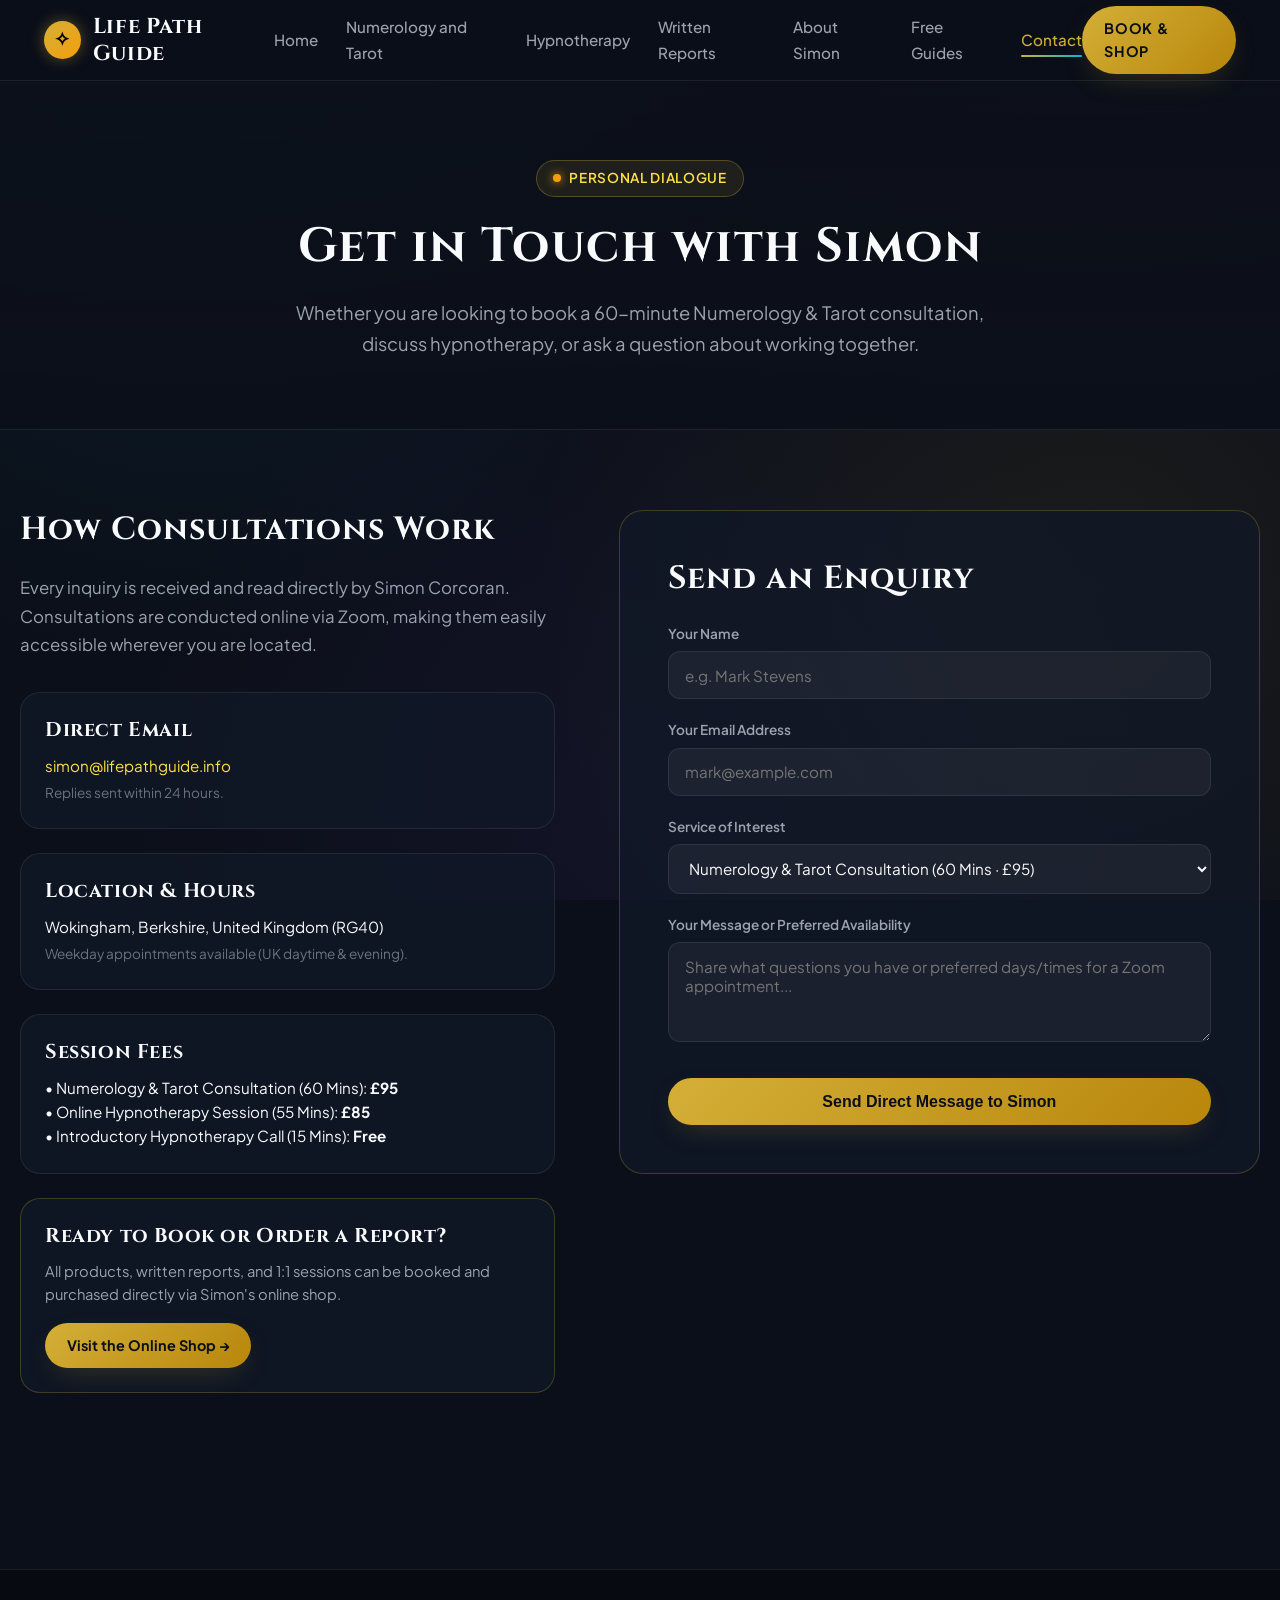
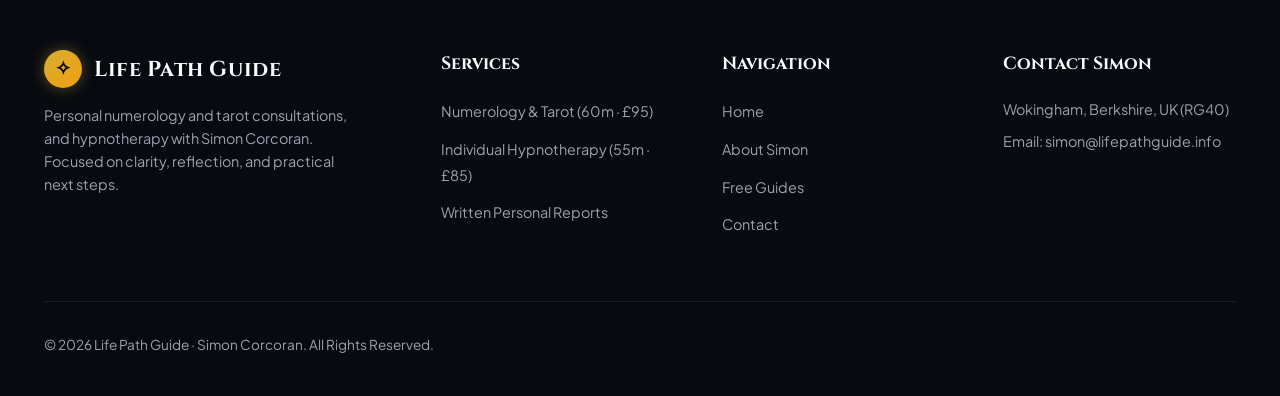
<file: LifePathGuide/contact.html>
<!DOCTYPE html>
<html lang="en">
<head>
  <meta charset="UTF-8">
  <meta name="viewport" content="width=device-width, initial-scale=1.0">
  <title>Contact & Enquiries | Simon Corcoran | Life Path Guide</title>
  <meta name="description" content="Get in touch with Simon Corcoran for 1:1 Numerology & Tarot consultations, online Hypnotherapy sessions, or written report enquiries. Wokingham, UK.">
  <link rel="stylesheet" href="styles.css">
</head>
<body>

  <!-- HEADER -->
  <header class="site-header">
    <div class="container header-container">
      <a href="index.html" class="brand-logo">
        <span class="symbol">✧</span>
        <span>Life Path Guide</span>
      </a>

      <ul class="nav-links">
        <li><a href="index.html" class="nav-link">Home</a></li>
        <li><a href="numerology-tarot.html" class="nav-link">Numerology and Tarot</a></li>
        <li><a href="hypnotherapy.html" class="nav-link">Hypnotherapy</a></li>
        <li><a href="written-reports.html" class="nav-link">Written Reports</a></li>
        <li><a href="about.html" class="nav-link">About Simon</a></li>
        <li><a href="free-guides.html" class="nav-link">Free Guides</a></li>
        <li><a href="contact.html" class="nav-link active">Contact</a></li>
      </ul>

      <a href="https://www.thecelestialnavigator.com/category/all-products" target="_blank" rel="noopener noreferrer" class="nav-cta-btn">
        <span>Book &amp; Shop</span>
      </a>

      <button class="mobile-menu-toggle" aria-label="Toggle Mobile Menu">☰</button>
    </div>
  </header>

  <!-- PAGE HERO -->
  <section class="page-hero">
    <div class="container" style="text-align: center; max-width: 800px;">
      <div class="badge-pill">
        <span class="icon-dot"></span>
        <span>Personal Dialogue</span>
      </div>
      <h1 style="font-size: 3rem; margin-bottom: 1.25rem;">Get in Touch with Simon</h1>
      <p style="font-size: 1.15rem; line-height: 1.7; color: var(--text-muted);">
        Whether you are looking to book a 60-minute Numerology & Tarot consultation, discuss hypnotherapy, or ask a question about working together.
      </p>
    </div>
  </section>

  <!-- CONTACT DETAILS & FORM -->
  <section class="detail-section container">
    <div style="display: grid; grid-template-columns: 1fr 1.2fr; gap: 4rem; align-items: flex-start;">
      <!-- Contact Info -->
      <div>
        <h2 style="font-size: 2rem; margin-bottom: 1.5rem;">How Consultations Work</h2>
        <p style="font-size: 1.05rem; line-height: 1.7; color: var(--text-muted); margin-bottom: 2rem;">
          Every inquiry is received and read directly by Simon Corcoran. Consultations are conducted online via Zoom, making them easily accessible wherever you are located.
        </p>

        <div style="display: flex; flex-direction: column; gap: 1.5rem;">
          <div class="feature-box" style="padding: 1.5rem;">
            <h4>Direct Email</h4>
            <p style="font-size: 0.95rem; margin-top: 0.25rem;">
              <a href="mailto:simon@lifepathguide.info" style="color: var(--gold-light);">simon@lifepathguide.info</a>
            </p>
            <p style="font-size: 0.85rem; color: var(--text-dim); margin-top: 0.25rem;">Replies sent within 24 hours.</p>
          </div>

          <div class="feature-box" style="padding: 1.5rem;">
            <h4>Location & Hours</h4>
            <p style="font-size: 0.95rem; margin-top: 0.25rem; color: var(--text-main);">Wokingham, Berkshire, United Kingdom (RG40)</p>
            <p style="font-size: 0.85rem; color: var(--text-dim); margin-top: 0.25rem;">Weekday appointments available (UK daytime & evening).</p>
          </div>

          <div class="feature-box" style="padding: 1.5rem;">
            <h4>Session Fees</h4>
            <p style="font-size: 0.95rem; margin-top: 0.25rem; color: var(--text-main);">
              • Numerology & Tarot Consultation (60 Mins): <strong>£95</strong><br>
              • Online Hypnotherapy Session (55 Mins): <strong>£85</strong><br>
              • Introductory Hypnotherapy Call (15 Mins): <strong>Free</strong>
            </p>
          </div>

          <div class="feature-box" style="padding: 1.5rem; border-color: var(--border-glow);">
            <h4>Ready to Book or Order a Report?</h4>
            <p style="font-size: 0.92rem; margin-top: 0.35rem; margin-bottom: 1rem; color: var(--text-muted);">
              All products, written reports, and 1:1 sessions can be booked and purchased directly via Simon's online shop.
            </p>
            <a href="https://www.thecelestialnavigator.com/category/all-products" target="_blank" rel="noopener noreferrer" class="btn-primary" style="font-size: 0.9rem; padding: 0.7rem 1.35rem;">
              Visit the Online Shop →
            </a>
          </div>
        </div>
      </div>

      <!-- Contact Form -->
      <div style="background: var(--bg-card); padding: 3rem; border-radius: 24px; border: 1px solid var(--border-glow);">
        <h2 style="font-size: 2rem; margin-bottom: 1.5rem;">Send an Enquiry</h2>
        <form id="contactPageForm" class="form-grid">
          <div class="form-field">
            <label for="cName">Your Name</label>
            <input type="text" id="cName" placeholder="e.g. Mark Stevens" required>
          </div>

          <div class="form-field">
            <label for="cEmail">Your Email Address</label>
            <input type="email" id="cEmail" placeholder="mark@example.com" required>
          </div>

          <div class="form-field">
            <label for="cService">Service of Interest</label>
            <select id="cService" required>
              <option value="Numerology & Tarot Consultation (60 Mins · £95)">Numerology & Tarot Consultation (60 Mins · £95)</option>
              <option value="Individual Online Hypnotherapy (55 Mins · £85)">Individual Online Hypnotherapy (55 Mins · £85)</option>
              <option value="Free 15-Minute Hypnotherapy Call">Free 15-Minute Hypnotherapy Intro Call</option>
              <option value="Written Personal Forecast Report">Written Personal Forecast Report</option>
              <option value="General Question">General Question</option>
            </select>
          </div>

          <div class="form-field">
            <label for="cMessage">Your Message or Preferred Availability</label>
            <textarea id="cMessage" placeholder="Share what questions you have or preferred days/times for a Zoom appointment..." required></textarea>
          </div>

          <button type="submit" class="btn-primary" style="width: 100%; justify-content: center; margin-top: 1rem;">
            Send Direct Message to Simon
          </button>
        </form>
      </div>
    </div>
  </section>

  <!-- FOOTER -->
  <footer class="site-footer">
    <div class="container">
      <div class="footer-grid">
        <div class="footer-brand">
          <a href="index.html" class="brand-logo">
            <span class="symbol">✧</span>
            <span>Life Path Guide</span>
          </a>
          <p>Personal numerology and tarot consultations, and hypnotherapy with Simon Corcoran. Focused on clarity, reflection, and practical next steps.</p>
        </div>
        <div class="footer-col">
          <h5>Services</h5>
          <ul class="footer-links">
            <li><a href="numerology-tarot.html">Numerology & Tarot (60m · £95)</a></li>
            <li><a href="hypnotherapy.html">Individual Hypnotherapy (55m · £85)</a></li>
            <li><a href="written-reports.html">Written Personal Reports</a></li>
          </ul>
        </div>
        <div class="footer-col">
          <h5>Navigation</h5>
          <ul class="footer-links">
            <li><a href="index.html">Home</a></li>
            <li><a href="about.html">About Simon</a></li>
            <li><a href="free-guides.html">Free Guides</a></li>
            <li><a href="contact.html">Contact</a></li>
          </ul>
        </div>
        <div class="footer-col">
          <h5>Contact Simon</h5>
          <p style="font-size: 0.9rem; color: var(--text-muted);">Wokingham, Berkshire, UK (RG40)</p>
          <p style="font-size: 0.9rem; color: var(--text-muted); margin-top: 0.5rem;">Email: simon@lifepathguide.info</p>
        </div>
      </div>
      <div class="footer-bottom">
        <p>&copy; 2026 Life Path Guide · Simon Corcoran. All Rights Reserved.</p>
      </div>
    </div>
  </footer>

  <!-- BOOKING MODAL -->
  <div id="bookingModal" class="modal-overlay">
    <div class="modal-card">
      <button id="closeBookingModal" class="modal-close-btn" aria-label="Close modal">✕</button>
      
      <div id="bookingFormWrapper">
        <h3 class="modal-title">Enquire About a Session</h3>
        <p class="modal-subtitle">Share your preferred service and questions. Simon will personally review your enquiry and respond within 24 hours.</p>

        <form id="bookingForm" class="form-grid">
          <div class="form-field">
            <label for="bookingServiceSelect">Service Selected</label>
            <select id="bookingServiceSelect" required>
              <option value="Numerology & Tarot Consultation (60 Mins)">Numerology & Tarot Consultation (60 Mins Zoom · £95)</option>
              <option value="Individual Online Hypnotherapy (55 Mins)">Individual Online Hypnotherapy (55 Mins Zoom · £85)</option>
              <option value="Free 15-Min Hypnotherapy Consultation">Free 15-Min Hypnotherapy Introductory Call</option>
              <option value="General Question">General Question or Enquiry</option>
            </select>
          </div>

          <div class="form-field">
            <label for="bookName">Your Full Name</label>
            <input type="text" id="bookName" placeholder="e.g. Sarah Jenkins" required>
          </div>

          <div class="form-field">
            <label for="bookEmail">Email Address</label>
            <input type="email" id="bookEmail" placeholder="sarah@example.com" required>
          </div>

          <div class="form-field">
            <label for="bookDate">Preferred Day / Time Window</label>
            <input type="text" id="bookDate" placeholder="e.g. Weekday morning or Wednesday afternoon">
          </div>

          <div class="form-field">
            <label for="bookNotes">What would you like to explore?</label>
            <textarea id="bookNotes" placeholder="Share a few words about what brings you to seek a consultation..."></textarea>
          </div>

          <button type="submit" class="btn-primary" style="width: 100%; justify-content: center; margin-top: 1rem;">
            Send Enquiry to Simon
          </button>
        </form>
      </div>

      <div id="bookingSuccessDisplay" style="display: none;" class="modal-confirmation-state">
        <div class="confirmation-check-icon">✓</div>
        <h3 style="font-size: 1.5rem; margin-bottom: 0.5rem; color: var(--text-main);">Enquiry Received</h3>
        <p class="confirmation-next-steps">
          Thank you, <strong id="confirmName"></strong>! Simon will review your enquiry and reply to <strong id="confirmEmail"></strong> within 24 hours with confirmed dates and preparation details.
        </p>

        <div class="confirmation-summary-card">
          <dl>
            <dt>Service:</dt>
            <dd id="confirmService"></dd>
            <dt>Preferred Time:</dt>
            <dd id="confirmTime"></dd>
          </dl>
        </div>

        <div style="display: flex; gap: 1rem; justify-content: center; margin-top: 1.5rem; flex-wrap: wrap;">
          <a id="emailClientFallbackLink" href="#" class="btn-secondary" style="font-size: 0.85rem;">
            Open in Your Email Client
          </a>
          <button id="closeConfirmBtn" class="btn-primary" style="font-size: 0.85rem;">
            Done
          </button>
        </div>
      </div>
    </div>
  </div>

  <script type="module" src="./main.js"></script>
</body>
</html>
</file>
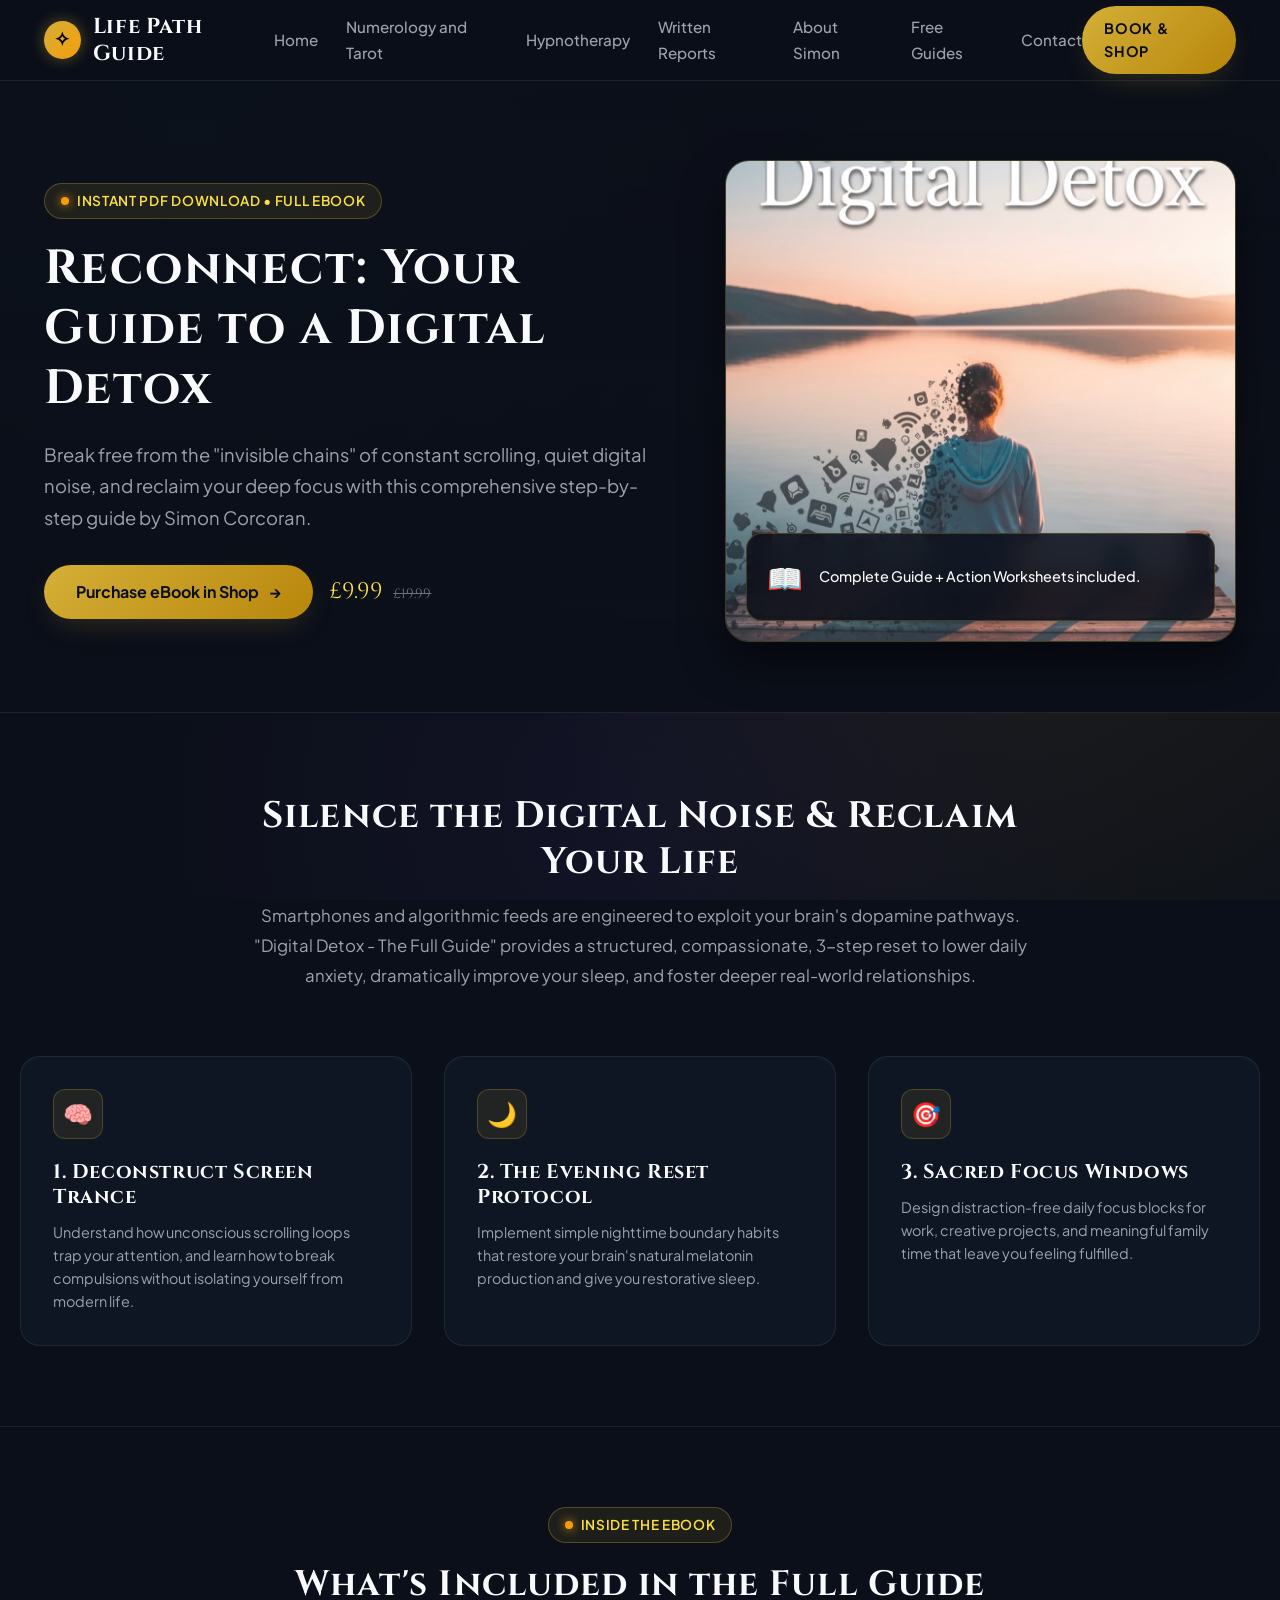
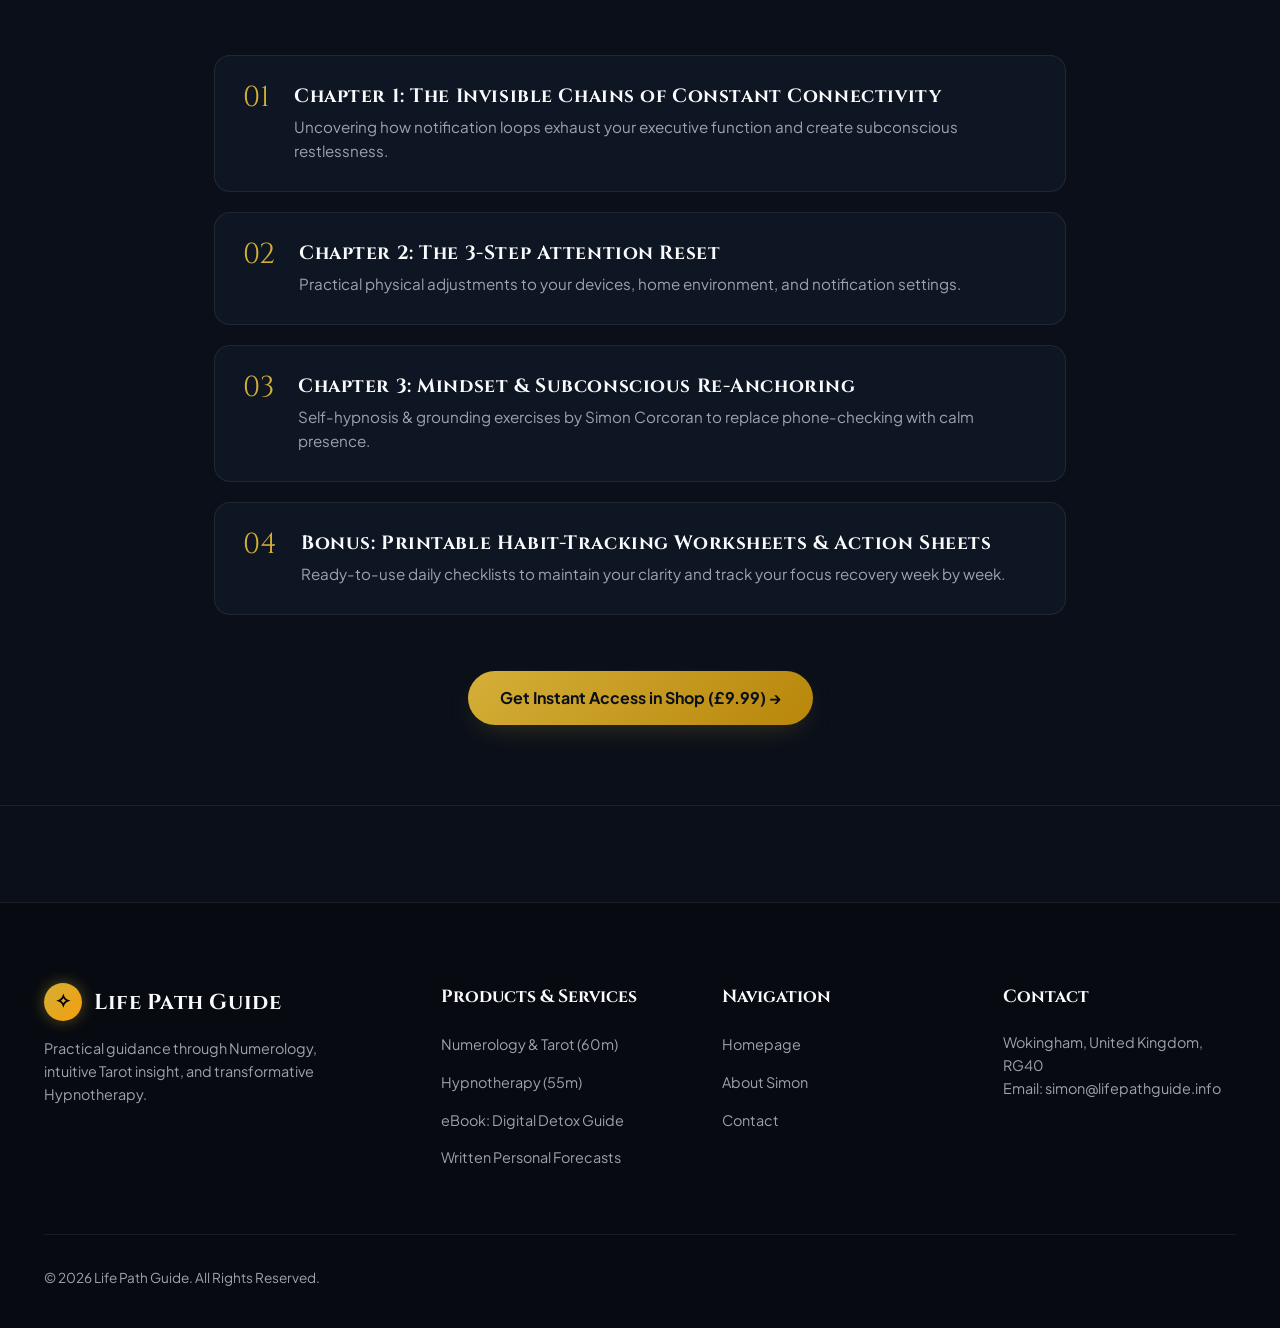
<file: LifePathGuide/digital-detox-ebook.html>
<!DOCTYPE html>
<html lang="en">

<head>
  <meta charset="UTF-8">
  <meta name="viewport" content="width=device-width, initial-scale=1.0">
  <title>Digital Detox - The Full Guide (eBook) | Life Path Guide</title>
  <meta name="description"
    content="Break free from screen addiction and reclaim your focus with 'Reconnect: Your Guide to a Digital Detox' by Simon Corcoran. Instant PDF eBook download.">
  <link rel="stylesheet" href="styles.css">
</head>

<body>

  <!-- HEADER -->
  <header class="site-header">
    <div class="container header-container">
      <a href="index.html" class="brand-logo">
        <span class="symbol">✧</span>
        <span>Life Path Guide</span>
      </a>

      <ul class="nav-links">
        <li><a href="index.html" class="nav-link">Home</a></li>
        <li><a href="numerology-tarot.html" class="nav-link">Numerology and Tarot</a></li>
        <li><a href="hypnotherapy.html" class="nav-link">Hypnotherapy</a></li>
        <li><a href="written-reports.html" class="nav-link">Written Reports</a></li>
        <li><a href="about.html" class="nav-link">About Simon</a></li>
        <li><a href="free-guides.html" class="nav-link">Free Guides</a></li>
        <li><a href="contact.html" class="nav-link">Contact</a></li>
      </ul>

      <a href="https://www.thecelestialnavigator.com/category/all-products" target="_blank" rel="noopener noreferrer" class="nav-cta-btn">
        <span>Book &amp; Shop</span>
      </a>

      <button class="mobile-menu-toggle" aria-label="Toggle Mobile Menu">☰</button>
    </div>
  </header>

  <!-- PAGE HERO -->
  <section class="page-hero">
    <div class="container page-hero-grid">
      <div>
        <div class="badge-pill">
          <span class="icon-dot"></span>
          <span>Instant PDF Download • Full eBook</span>
        </div>
        <h1 style="font-size: 3rem; margin-bottom: 1.25rem;">Reconnect: Your Guide to a Digital Detox</h1>
        <p style="font-size: 1.15rem; line-height: 1.7; color: var(--text-muted); margin-bottom: 2rem;">
          Break free from the "invisible chains" of constant scrolling, quiet digital noise, and reclaim your deep focus
          with this comprehensive step-by-step guide by Simon Corcoran.
        </p>
        <div style="display: flex; gap: 1rem; align-items: center; flex-wrap: wrap;">
          <a href="https://www.thecelestialnavigator.com/category/all-products" target="_blank" rel="noopener noreferrer" class="btn-primary">
            <span>Purchase eBook in Shop</span>
            <span>→</span>
          </a>
          <span style="font-family: var(--font-heading); font-size: 1.4rem; color: var(--gold-light);">£9.99 <span
              style="font-size: 0.85rem; color: var(--text-dim); text-decoration: line-through; margin-left: 0.3rem;">£19.99</span></span>
        </div>
      </div>

      <div class="hero-media-card">
        <img src="assets/images/Digital_Detox_Cover.jpg" alt="Digital Detox - The Full Guide eBook by Simon Corcoran"
          height="750">
        <div class="hero-overlay-tag">
          <span class="tag-icon">📖</span>
          <p>Complete Guide + Action Worksheets included.</p>
        </div>
      </div>
    </div>
  </section>

  <!-- WHAT YOU WILL DISCOVER -->
  <section class="detail-section container">
    <div style="max-width: 800px; margin: 0 auto 4rem; text-align: center;">
      <h2 style="font-size: 2.3rem; margin-bottom: 1rem;">Silence the Digital Noise & Reclaim Your Life</h2>
      <p style="font-size: 1.05rem; line-height: 1.8;">
        Smartphones and algorithmic feeds are engineered to exploit your brain's dopamine pathways. "Digital Detox - The
        Full Guide" provides a structured, compassionate, 3-step reset to lower daily anxiety, dramatically improve your
        sleep, and foster deeper real-world relationships.
      </p>
    </div>

    <div class="feature-box-grid">
      <div class="feature-box">
        <div class="box-icon">🧠</div>
        <h4>1. Deconstruct Screen Trance</h4>
        <p>Understand how unconscious scrolling loops trap your attention, and learn how to break compulsions without
          isolating yourself from modern life.</p>
      </div>

      <div class="feature-box">
        <div class="box-icon">🌙</div>
        <h4>2. The Evening Reset Protocol</h4>
        <p>Implement simple nighttime boundary habits that restore your brain's natural melatonin production and give
          you restorative sleep.</p>
      </div>

      <div class="feature-box">
        <div class="box-icon">🎯</div>
        <h4>3. Sacred Focus Windows</h4>
        <p>Design distraction-free daily focus blocks for work, creative projects, and meaningful family time that leave
          you feeling fulfilled.</p>
      </div>
    </div>
  </section>

  <!-- EBOOK CHAPTER BREAKDOWN -->
  <section
    style="background: rgba(11, 15, 25, 0.6); padding: 5rem 0; border-top: 1px solid var(--border-subtle); border-bottom: 1px solid var(--border-subtle);">
    <div class="container" style="max-width: 900px;">
      <div style="text-align: center; margin-bottom: 3rem;">
        <div class="badge-pill">
          <span class="icon-dot"></span>
          <span>Inside the eBook</span>
        </div>
        <h2 style="font-size: 2.2rem;">What's Included in the Full Guide</h2>
      </div>

      <div style="display: flex; flex-direction: column; gap: 1.25rem;">
        <div
          style="background: var(--bg-card); padding: 1.75rem; border-radius: 16px; border: 1px solid var(--border-subtle); display: flex; gap: 1.5rem; align-items: flex-start;">
          <span
            style="font-family: var(--font-heading); font-size: 1.8rem; color: var(--gold-primary); line-height: 1;">01</span>
          <div>
            <h4 style="font-size: 1.2rem; margin-bottom: 0.4rem;">Chapter 1: The Invisible Chains of Constant
              Connectivity</h4>
            <p style="font-size: 0.95rem; color: var(--text-muted);">Uncovering how notification loops exhaust your
              executive function and create subconscious restlessness.</p>
          </div>
        </div>

        <div
          style="background: var(--bg-card); padding: 1.75rem; border-radius: 16px; border: 1px solid var(--border-subtle); display: flex; gap: 1.5rem; align-items: flex-start;">
          <span
            style="font-family: var(--font-heading); font-size: 1.8rem; color: var(--gold-primary); line-height: 1;">02</span>
          <div>
            <h4 style="font-size: 1.2rem; margin-bottom: 0.4rem;">Chapter 2: The 3-Step Attention Reset</h4>
            <p style="font-size: 0.95rem; color: var(--text-muted);">Practical physical adjustments to your devices,
              home environment, and notification settings.</p>
          </div>
        </div>

        <div
          style="background: var(--bg-card); padding: 1.75rem; border-radius: 16px; border: 1px solid var(--border-subtle); display: flex; gap: 1.5rem; align-items: flex-start;">
          <span
            style="font-family: var(--font-heading); font-size: 1.8rem; color: var(--gold-primary); line-height: 1;">03</span>
          <div>
            <h4 style="font-size: 1.2rem; margin-bottom: 0.4rem;">Chapter 3: Mindset & Subconscious Re-Anchoring</h4>
            <p style="font-size: 0.95rem; color: var(--text-muted);">Self-hypnosis & grounding exercises by Simon
              Corcoran to replace phone-checking with calm presence.</p>
          </div>
        </div>

        <div
          style="background: var(--bg-card); padding: 1.75rem; border-radius: 16px; border: 1px solid var(--border-subtle); display: flex; gap: 1.5rem; align-items: flex-start;">
          <span
            style="font-family: var(--font-heading); font-size: 1.8rem; color: var(--gold-primary); line-height: 1;">04</span>
          <div>
            <h4 style="font-size: 1.2rem; margin-bottom: 0.4rem;">Bonus: Printable Habit-Tracking Worksheets & Action
              Sheets</h4>
            <p style="font-size: 0.95rem; color: var(--text-muted);">Ready-to-use daily checklists to maintain your
              clarity and track your focus recovery week by week.</p>
          </div>
        </div>
      </div>

      <div style="text-align: center; margin-top: 3.5rem;">
        <a href="https://www.thecelestialnavigator.com/category/all-products" target="_blank" rel="noopener noreferrer" class="btn-primary">
          Get Instant Access in Shop (£9.99) →
        </a>
      </div>
    </div>
  </section>

  <!-- FOOTER -->
  <footer class="site-footer">
    <div class="container">
      <div class="footer-grid">
        <div class="footer-brand">
          <a href="index.html" class="brand-logo">
            <span class="symbol">✧</span>
            <span>Life Path Guide</span>
          </a>
          <p>Practical guidance through Numerology, intuitive Tarot insight, and transformative Hypnotherapy.</p>
        </div>
        <div class="footer-col">
          <h5>Products & Services</h5>
          <ul class="footer-links">
            <li><a href="numerology-tarot.html">Numerology & Tarot (60m)</a></li>
            <li><a href="hypnotherapy.html">Hypnotherapy (55m)</a></li>
            <li><a href="digital-detox-ebook.html">eBook: Digital Detox Guide</a></li>
            <li><a href="written-reports.html">Written Personal Forecasts</a></li>
          </ul>
        </div>
        <div class="footer-col">
          <h5>Navigation</h5>
          <ul class="footer-links">
            <li><a href="index.html">Homepage</a></li>
            <li><a href="about.html">About Simon</a></li>
            <li><a href="contact.html">Contact</a></li>
          </ul>
        </div>
        <div class="footer-col">
          <h5>Contact</h5>
          <p style="font-size: 0.9rem; color: var(--text-muted);">Wokingham, United Kingdom, RG40</p>
          <p style="font-size: 0.9rem; color: var(--text-muted);">Email: simon@lifepathguide.info</p>
        </div>
      </div>
      <div class="footer-bottom">
        <p>&copy; 2026 Life Path Guide. All Rights Reserved.</p>
      </div>
    </div>
  </footer>

  <!-- PURCHASE EBOOK MODAL -->
  <div id="bookingModal" class="modal-overlay">
    <div class="modal-card">
      <button id="closeBookingModal" class="modal-close-btn" aria-label="Close modal">✕</button>
      
      <div id="bookingFormWrapper">
        <h3 class="modal-title">Purchase eBook: Digital Detox</h3>
        <p class="modal-subtitle">Instant PDF download delivered directly to your inbox upon order.</p>

        <form id="bookingForm" class="form-grid">
          <input type="hidden" id="bookingServiceSelect" value="Digital Detox eBook Purchase">
          <div class="form-field">
            <label for="bookName">Your Name</label>
            <input type="text" id="bookName" placeholder="e.g. Emma Vance" required>
          </div>
          <div class="form-field">
            <label for="bookEmail">Email Address for Instant PDF Delivery</label>
            <input type="email" id="bookEmail" placeholder="emma@example.com" required>
          </div>
          <div
            style="background: rgba(212, 175, 55, 0.08); padding: 1.25rem; border-radius: 12px; border: 1px solid var(--border-glow); display: flex; justify-content: space-between; align-items: center;">
            <span>Digital Detox - The Full Guide (PDF)</span>
            <strong style="color: var(--gold-light); font-size: 1.2rem;">£9.99</strong>
          </div>
          <button type="submit" class="btn-primary" style="width: 100%; justify-content: center; margin-top: 1rem;">
            Complete Purchase & Get PDF
          </button>
        </form>
      </div>

      <div id="bookingSuccessDisplay" style="display: none;" class="modal-confirmation-state">
        <div class="confirmation-check-icon">✓</div>
        <h3 style="font-size: 1.5rem; margin-bottom: 0.5rem; color: var(--text-main);">Order Received</h3>
        <p class="confirmation-next-steps">
          Thank you, <strong id="confirmName"></strong>! Your request for the Digital Detox guide has been recorded. An order confirmation has been emailed to <strong id="confirmEmail"></strong>.
        </p>

        <div style="display: flex; gap: 1rem; justify-content: center; margin-top: 1.5rem; flex-wrap: wrap;">
          <a id="emailClientFallbackLink" href="#" class="btn-secondary" style="font-size: 0.85rem;">
            Contact Simon Directly
          </a>
          <button id="closeConfirmBtn" class="btn-primary" style="font-size: 0.85rem;">
            Done
          </button>
        </div>
      </div>
    </div>
  </div>

  <script type="module" src="./main.js"></script>
</body>

</html>
</file>
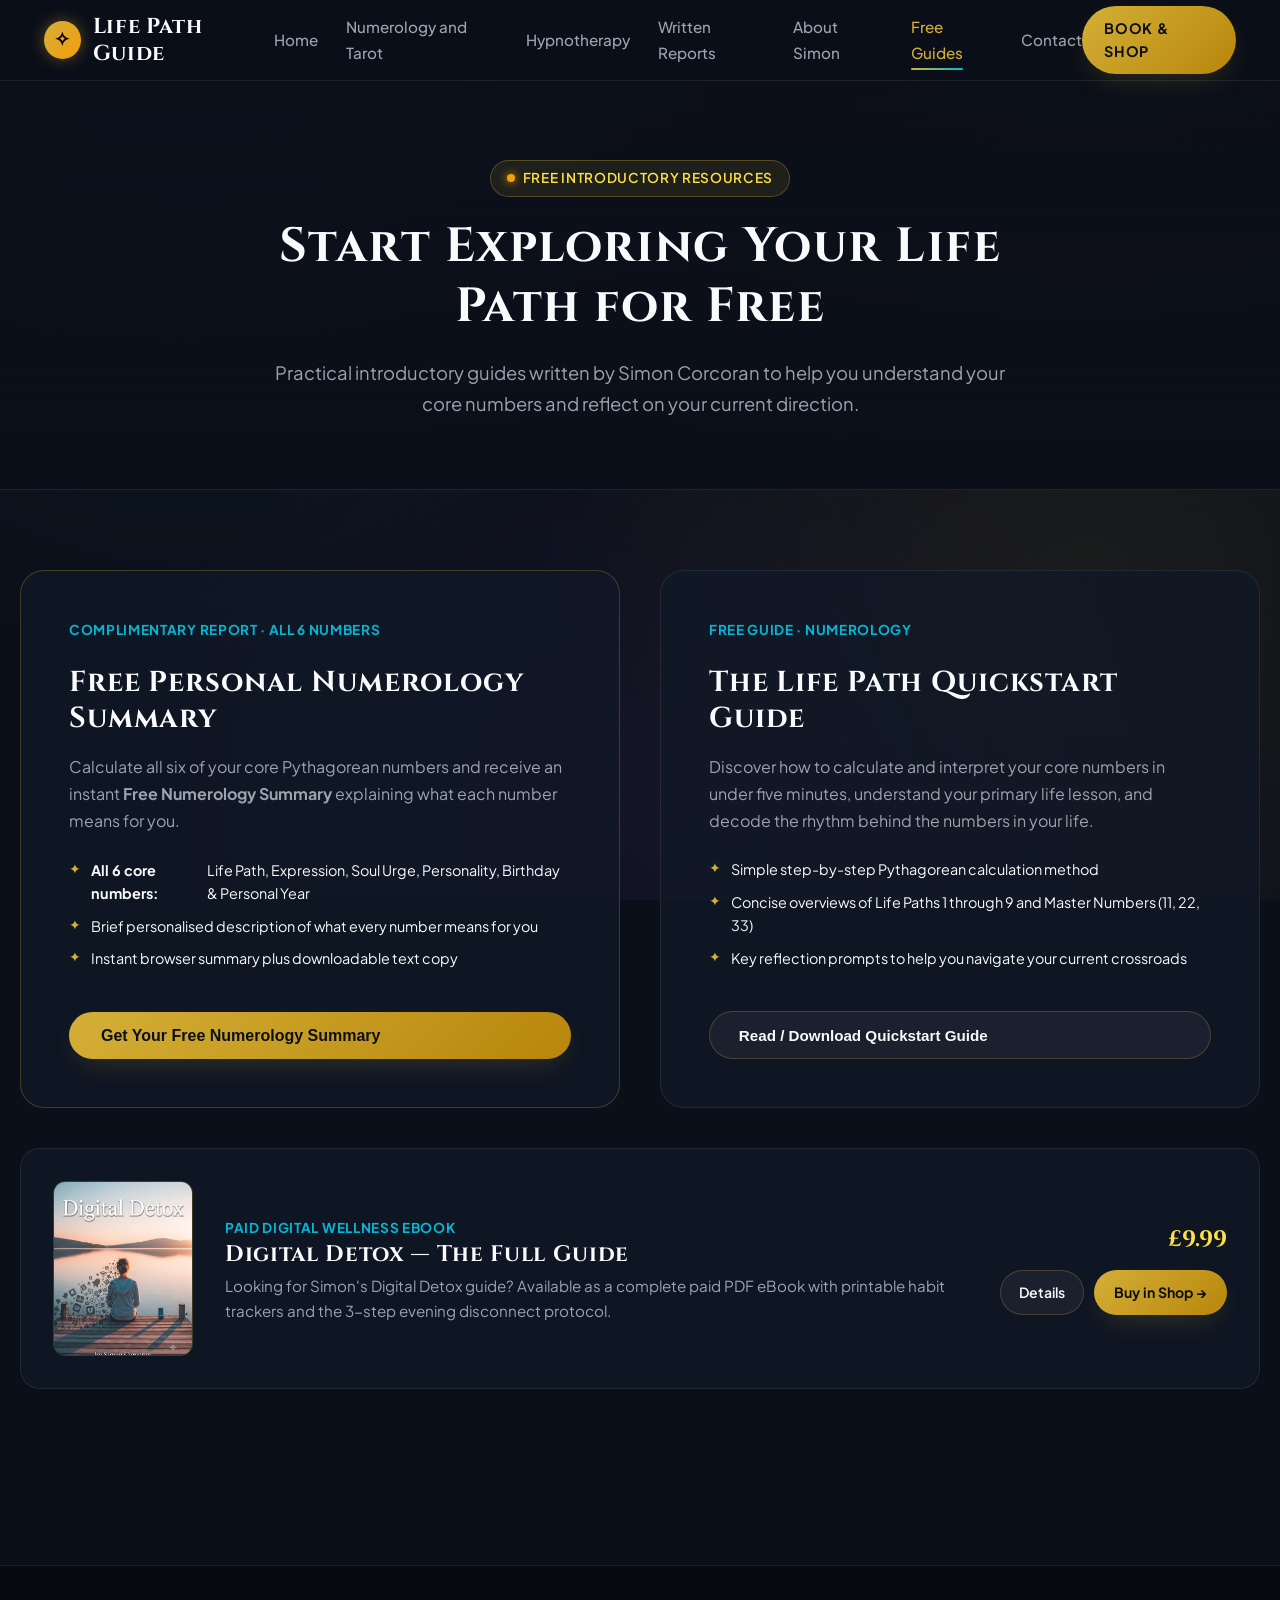
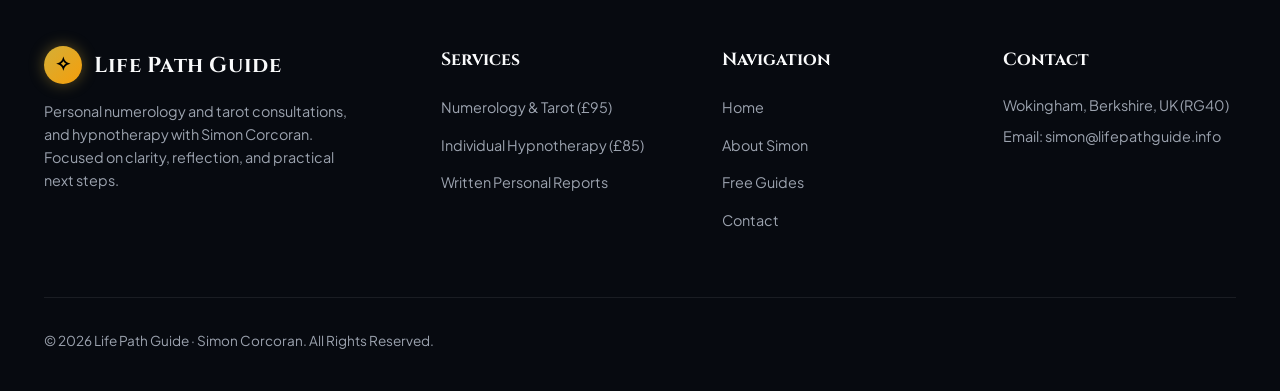
<file: LifePathGuide/free-guides.html>
<!DOCTYPE html>
<html lang="en">
<head>
  <meta charset="UTF-8">
  <meta name="viewport" content="width=device-width, initial-scale=1.0">
  <title>Free Practical Guides | Life Path Guide | Simon Corcoran</title>
  <meta name="description" content="Download free introductory guides by Simon Corcoran: The Life Path Quickstart Guide and practical self-reflection worksheets.">
  <link rel="stylesheet" href="styles.css">
</head>
<body>

  <!-- HEADER -->
  <header class="site-header">
    <div class="container header-container">
      <a href="index.html" class="brand-logo">
        <span class="symbol">✧</span>
        <span>Life Path Guide</span>
      </a>

      <ul class="nav-links">
        <li><a href="index.html" class="nav-link">Home</a></li>
        <li><a href="numerology-tarot.html" class="nav-link">Numerology and Tarot</a></li>
        <li><a href="hypnotherapy.html" class="nav-link">Hypnotherapy</a></li>
        <li><a href="written-reports.html" class="nav-link">Written Reports</a></li>
        <li><a href="about.html" class="nav-link">About Simon</a></li>
        <li><a href="free-guides.html" class="nav-link active">Free Guides</a></li>
        <li><a href="contact.html" class="nav-link">Contact</a></li>
      </ul>

      <a href="https://www.thecelestialnavigator.com/category/all-products" target="_blank" rel="noopener noreferrer" class="nav-cta-btn">
        <span>Book &amp; Shop</span>
      </a>

      <button class="mobile-menu-toggle" aria-label="Toggle Mobile Menu">☰</button>
    </div>
  </header>

  <!-- PAGE HERO -->
  <section class="page-hero">
    <div class="container" style="text-align: center; max-width: 800px;">
      <div class="badge-pill">
        <span class="icon-dot"></span>
        <span>Free Introductory Resources</span>
      </div>
      <h1 style="font-size: 3rem; margin-bottom: 1.25rem;">Start Exploring Your Life Path for Free</h1>
      <p style="font-size: 1.15rem; line-height: 1.7; color: var(--text-muted);">
        Practical introductory guides written by Simon Corcoran to help you understand your core numbers and reflect on your current direction.
      </p>
    </div>
  </section>

  <!-- GUIDES GRID -->
  <section class="detail-section container">
    <div class="grid-2">
      <!-- Free Personal Numerology Summary -->
      <div class="guide-card" style="padding: 3rem; border: 1px solid var(--border-glow);">
        <span class="guide-badge">Complimentary Report · All 6 Numbers</span>
        <h3 style="font-size: 1.8rem; margin: 0.5rem 0 1rem;">Free Personal Numerology Summary</h3>
        <p style="font-size: 1rem; line-height: 1.7; margin-bottom: 1.5rem;">
          Calculate all six of your core Pythagorean numbers and receive an instant <strong>Free Numerology Summary</strong> explaining what each number means for you.
        </p>

        <ul class="card-features" style="margin-bottom: 2rem;">
          <li><strong>All 6 core numbers:</strong> Life Path, Expression, Soul Urge, Personality, Birthday &amp; Personal Year</li>
          <li>Brief personalised description of what every number means for you</li>
          <li>Instant browser summary plus downloadable text copy</li>
        </ul>

        <button class="btn-primary" data-open-guide data-guide="Free Personal Numerology Summary">
          Get Your Free Numerology Summary
        </button>
      </div>

      <!-- Guide 2: Life Path Quickstart Guide -->
      <div class="guide-card" style="padding: 3rem;">
        <span class="guide-badge">Free Guide · Numerology</span>
        <h3 style="font-size: 1.8rem; margin: 0.5rem 0 1rem;">The Life Path Quickstart Guide</h3>
        <p style="font-size: 1rem; line-height: 1.7; margin-bottom: 1.5rem;">
          Discover how to calculate and interpret your core numbers in under five minutes, understand your primary life lesson, and decode the rhythm behind the numbers in your life.
        </p>

        <ul class="card-features" style="margin-bottom: 2rem;">
          <li>Simple step-by-step Pythagorean calculation method</li>
          <li>Concise overviews of Life Paths 1 through 9 and Master Numbers (11, 22, 33)</li>
          <li>Key reflection prompts to help you navigate your current crossroads</li>
        </ul>

        <button class="btn-secondary" data-open-guide data-guide="The Life Path Quickstart Guide">
          Read / Download Quickstart Guide
        </button>
      </div>
    </div>

    <div class="ebook-summary-strip" style="margin-top: 2.5rem;">
      <img src="assets/images/Digital_Detox_Cover.jpg" alt="Digital Detox - The Full Guide eBook Cover" class="ebook-thumb">
      <div>
        <span class="guide-badge" style="margin-bottom: 0.4rem;">Paid Digital Wellness eBook</span>
        <h3 style="font-size: 1.4rem; margin-bottom: 0.4rem; color: var(--text-main);">Digital Detox &mdash; The Full Guide</h3>
        <p style="font-size: 0.95rem; color: var(--text-muted); line-height: 1.6;">
          Looking for Simon's Digital Detox guide? Available as a complete paid PDF eBook with printable habit trackers and the 3-step evening disconnect protocol.
        </p>
      </div>
      <div style="display: flex; flex-direction: column; align-items: flex-end; gap: 0.75rem;">
        <span class="card-price" style="font-size: 1.4rem;">£9.99</span>
        <div style="display: flex; gap: 0.65rem; flex-wrap: wrap; justify-content: flex-end;">
          <a href="digital-detox-ebook.html" class="btn-secondary" style="white-space: nowrap; padding: 0.65rem 1.1rem; font-size: 0.88rem;">Details</a>
          <a href="https://www.thecelestialnavigator.com/category/all-products" target="_blank" rel="noopener noreferrer" class="btn-primary" style="white-space: nowrap; padding: 0.65rem 1.25rem; font-size: 0.88rem;">Buy in Shop →</a>
        </div>
      </div>
    </div>
  </section>

  <!-- FOOTER -->
  <footer class="site-footer">
    <div class="container">
      <div class="footer-grid">
        <div class="footer-brand">
          <a href="index.html" class="brand-logo">
            <span class="symbol">✧</span>
            <span>Life Path Guide</span>
          </a>
          <p>Personal numerology and tarot consultations, and hypnotherapy with Simon Corcoran. Focused on clarity, reflection, and practical next steps.</p>
        </div>
        <div class="footer-col">
          <h5>Services</h5>
          <ul class="footer-links">
            <li><a href="numerology-tarot.html">Numerology & Tarot (£95)</a></li>
            <li><a href="hypnotherapy.html">Individual Hypnotherapy (£85)</a></li>
            <li><a href="written-reports.html">Written Personal Reports</a></li>
          </ul>
        </div>
        <div class="footer-col">
          <h5>Navigation</h5>
          <ul class="footer-links">
            <li><a href="index.html">Home</a></li>
            <li><a href="about.html">About Simon</a></li>
            <li><a href="free-guides.html">Free Guides</a></li>
            <li><a href="contact.html">Contact</a></li>
          </ul>
        </div>
        <div class="footer-col">
          <h5>Contact</h5>
          <p style="font-size: 0.9rem; color: var(--text-muted);">Wokingham, Berkshire, UK (RG40)</p>
          <p style="font-size: 0.9rem; color: var(--text-muted); margin-top: 0.5rem;">Email: simon@lifepathguide.info</p>
        </div>
      </div>
      <div class="footer-bottom">
        <p>&copy; 2026 Life Path Guide · Simon Corcoran. All Rights Reserved.</p>
      </div>
    </div>
  </footer>

  <!-- FREE GUIDE DOWNLOAD & PERSONAL NUMEROLOGY REPORT MODAL -->
  <div id="guideModal" class="modal-overlay">
    <div class="modal-card" style="max-width: 720px;">
      <button id="closeGuideModal" class="modal-close-btn" aria-label="Close modal">✕</button>
      
      <div id="guideFormWrapper">
        <h3 id="modalGuideTitle" class="modal-title">Your Free Personal Numerology Summary</h3>
        <p id="modalGuideSubtitle" class="modal-subtitle">Enter your full name, email, and birth date below for an instant free summary detailing all six of your core numbers and what each means for you.</p>

        <form id="guideForm" class="form-grid">
          <div class="form-field">
            <label for="guideName">Your Full Name (Used for Expression, Soul Urge &amp; Personality Numbers)</label>
            <input type="text" id="guideName" placeholder="e.g. Sarah Louise Jenkins" required>
          </div>

          <div class="form-field">
            <label for="guideEmail">Email Address</label>
            <input type="email" id="guideEmail" placeholder="alex@example.com" required>
          </div>

          <div id="guideDobFields" class="form-field">
            <label>Date of Birth (Used for Life Path, Birthday &amp; Personal Year Numbers)</label>
            <div class="dob-inline-grid">
              <select id="guideDobDay" aria-label="Day of Birth">
                <option value="">Day</option>
                <option value="1">1</option><option value="2">2</option><option value="3">3</option>
                <option value="4">4</option><option value="5">5</option><option value="6">6</option>
                <option value="7">7</option><option value="8">8</option><option value="9">9</option>
                <option value="10">10</option><option value="11">11</option><option value="12">12</option>
                <option value="13">13</option><option value="14">14</option><option value="15">15</option>
                <option value="16">16</option><option value="17">17</option><option value="18">18</option>
                <option value="19">19</option><option value="20">20</option><option value="21">21</option>
                <option value="22">22</option><option value="23">23</option><option value="24">24</option>
                <option value="25">25</option><option value="26">26</option><option value="27">27</option>
                <option value="28">28</option><option value="29">29</option><option value="30">30</option>
                <option value="31">31</option>
              </select>

              <select id="guideDobMonth" aria-label="Month of Birth">
                <option value="">Month</option>
                <option value="1">January</option>
                <option value="2">February</option>
                <option value="3">March</option>
                <option value="4">April</option>
                <option value="5">May</option>
                <option value="6">June</option>
                <option value="7">July</option>
                <option value="8">August</option>
                <option value="9">September</option>
                <option value="10">October</option>
                <option value="11">November</option>
                <option value="12">December</option>
              </select>

              <input type="number" id="guideDobYear" placeholder="Year (e.g. 1985)" min="1920" max="2026" aria-label="Year of Birth">
            </div>
          </div>

          <div id="guideValidationMsg" class="form-field-error"></div>

          <button id="guideSubmitBtn" type="submit" class="btn-primary" style="width: 100%; justify-content: center; margin-top: 0.75rem;">
            Get My Free Numerology Summary
          </button>
        </form>
      </div>

      <div id="guideSuccessDisplay" style="display: none;" class="modal-confirmation-state">
        <div class="confirmation-check-icon">✓</div>
        <h3 id="guideReadyHeading" style="font-size: 1.5rem; margin-bottom: 0.5rem; color: var(--text-main);">Your Free Personal Numerology Summary is Ready!</h3>
        <p class="confirmation-next-steps">
          Thank you, <strong id="guideConfirmName"></strong>! Read your personalised summary below or download a copy to keep.
        </p>

        <div class="quickstart-reader-container"></div>

        <div style="display: flex; gap: 0.75rem; flex-wrap: wrap; justify-content: center;">
          <a id="downloadGuideTextBtn" href="#" download="Free-Personal-Numerology-Summary.txt" class="btn-secondary" style="display: none;">
            Download Summary (.txt)
          </a>
          <button id="closeGuideConfirmBtn" class="btn-primary" style="justify-content: center;">
            Done Reading
          </button>
        </div>
      </div>
    </div>
  </div>

  <!-- BOOKING MODAL -->
  <div id="bookingModal" class="modal-overlay">
    <div class="modal-card">
      <button id="closeBookingModal" class="modal-close-btn" aria-label="Close modal">✕</button>
      
      <div id="bookingFormWrapper">
        <h3 class="modal-title">Enquire About a Session</h3>
        <p class="modal-subtitle">Share your preferred service and questions. Simon will personally review your enquiry and respond within 24 hours.</p>

        <form id="bookingForm" class="form-grid">
          <div class="form-field">
            <label for="bookingServiceSelect">Service Selected</label>
            <select id="bookingServiceSelect" required>
              <option value="Numerology & Tarot Consultation (60 Mins)">Numerology & Tarot Consultation (60 Mins Zoom · £95)</option>
              <option value="Individual Online Hypnotherapy (55 Mins)">Individual Online Hypnotherapy (55 Mins Zoom · £85)</option>
              <option value="Free 15-Min Hypnotherapy Consultation">Free 15-Min Hypnotherapy Introductory Call</option>
              <option value="General Question">General Question or Enquiry</option>
            </select>
          </div>

          <div class="form-field">
            <label for="bookName">Your Full Name</label>
            <input type="text" id="bookName" placeholder="e.g. Sarah Jenkins" required>
          </div>

          <div class="form-field">
            <label for="bookEmail">Email Address</label>
            <input type="email" id="bookEmail" placeholder="sarah@example.com" required>
          </div>

          <div class="form-field">
            <label for="bookDate">Preferred Day / Time Window</label>
            <input type="text" id="bookDate" placeholder="e.g. Weekday morning or Wednesday afternoon">
          </div>

          <div class="form-field">
            <label for="bookNotes">What would you like to explore?</label>
            <textarea id="bookNotes" placeholder="Share a few words about what brings you to seek a consultation..."></textarea>
          </div>

          <button type="submit" class="btn-primary" style="width: 100%; justify-content: center; margin-top: 1rem;">
            Send Enquiry to Simon
          </button>
        </form>
      </div>

      <div id="bookingSuccessDisplay" style="display: none;" class="modal-confirmation-state">
        <div class="confirmation-check-icon">✓</div>
        <h3 style="font-size: 1.5rem; margin-bottom: 0.5rem; color: var(--text-main);">Enquiry Received</h3>
        <p class="confirmation-next-steps">
          Thank you, <strong id="confirmName"></strong>! Simon will review your enquiry and reply to <strong id="confirmEmail"></strong> within 24 hours with confirmed dates and preparation details.
        </p>

        <div class="confirmation-summary-card">
          <dl>
            <dt>Service:</dt>
            <dd id="confirmService"></dd>
            <dt>Preferred Time:</dt>
            <dd id="confirmTime"></dd>
          </dl>
        </div>

        <div style="display: flex; gap: 1rem; justify-content: center; margin-top: 1.5rem; flex-wrap: wrap;">
          <a id="emailClientFallbackLink" href="#" class="btn-secondary" style="font-size: 0.85rem;">
            Open in Your Email Client
          </a>
          <button id="closeConfirmBtn" class="btn-primary" style="font-size: 0.85rem;">
            Done
          </button>
        </div>
      </div>
    </div>
  </div>

  <script type="module" src="./main.js"></script>
</body>
</html>
</file>
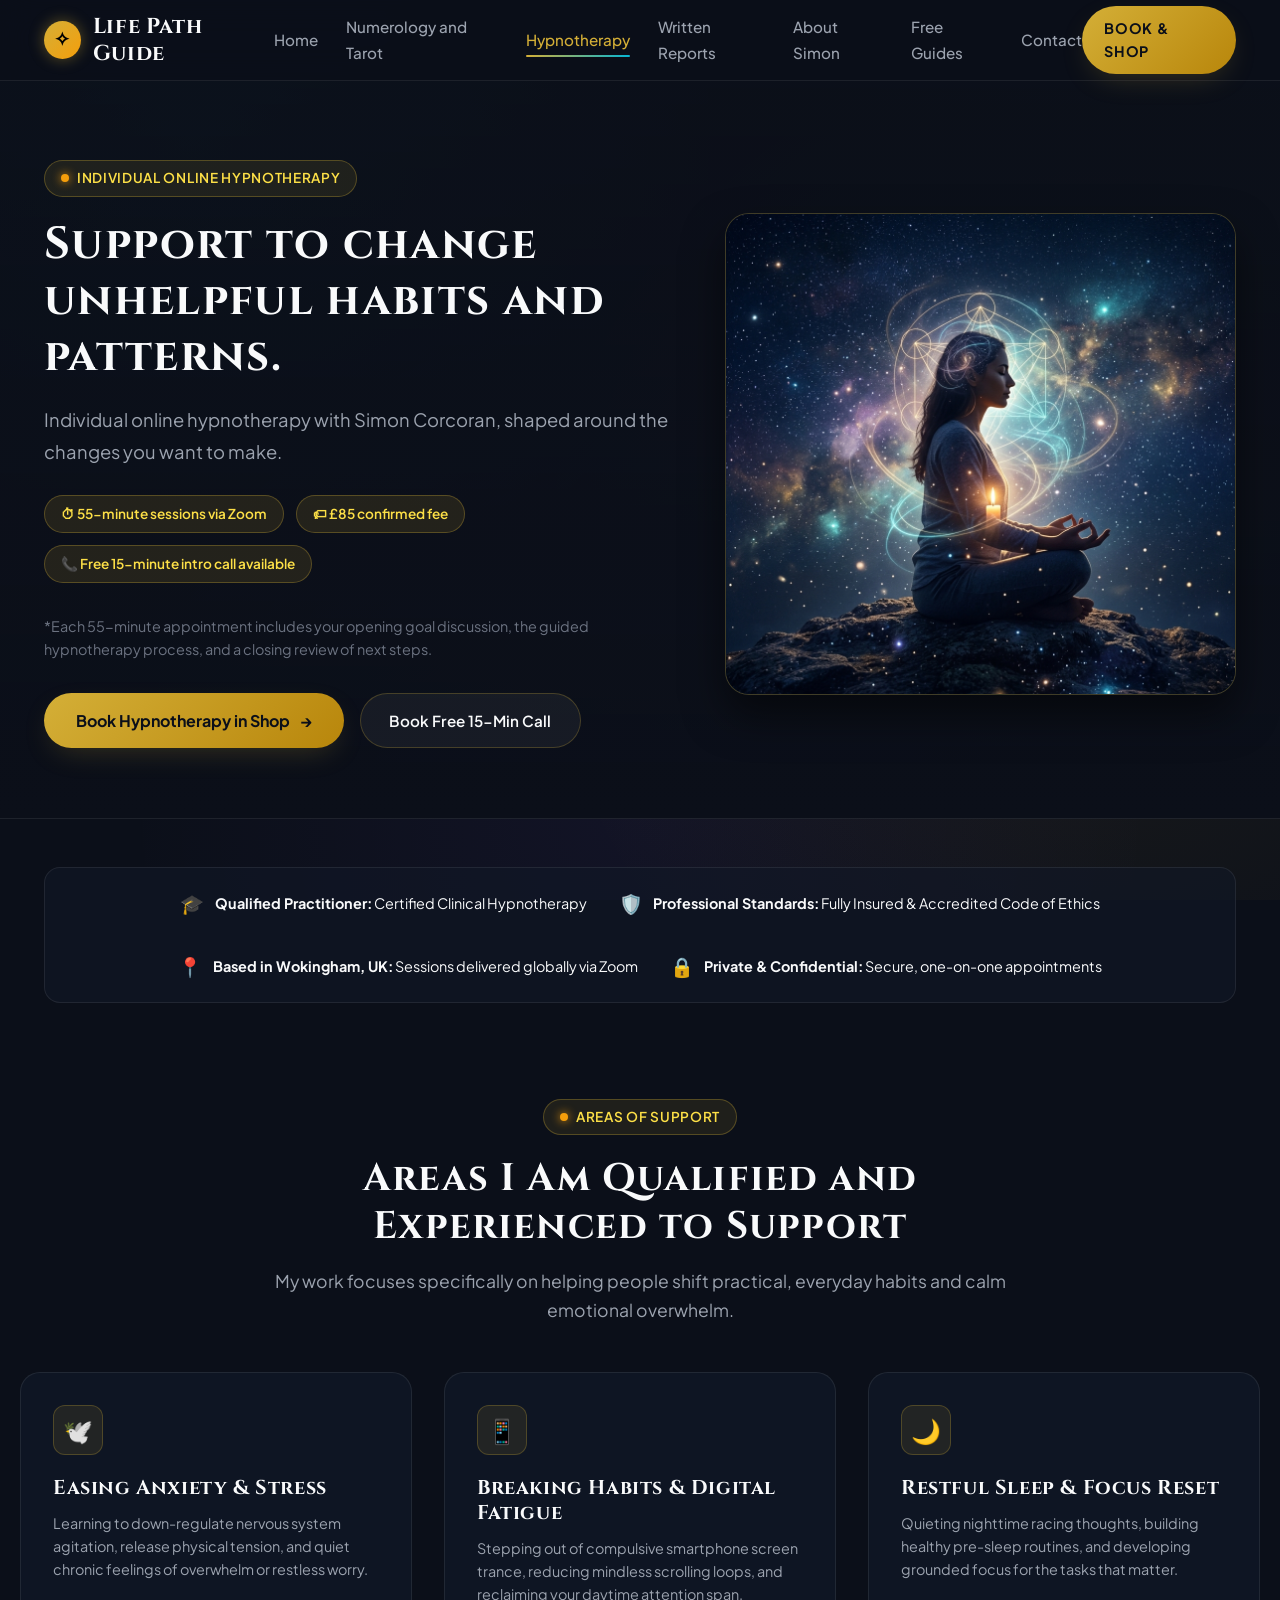
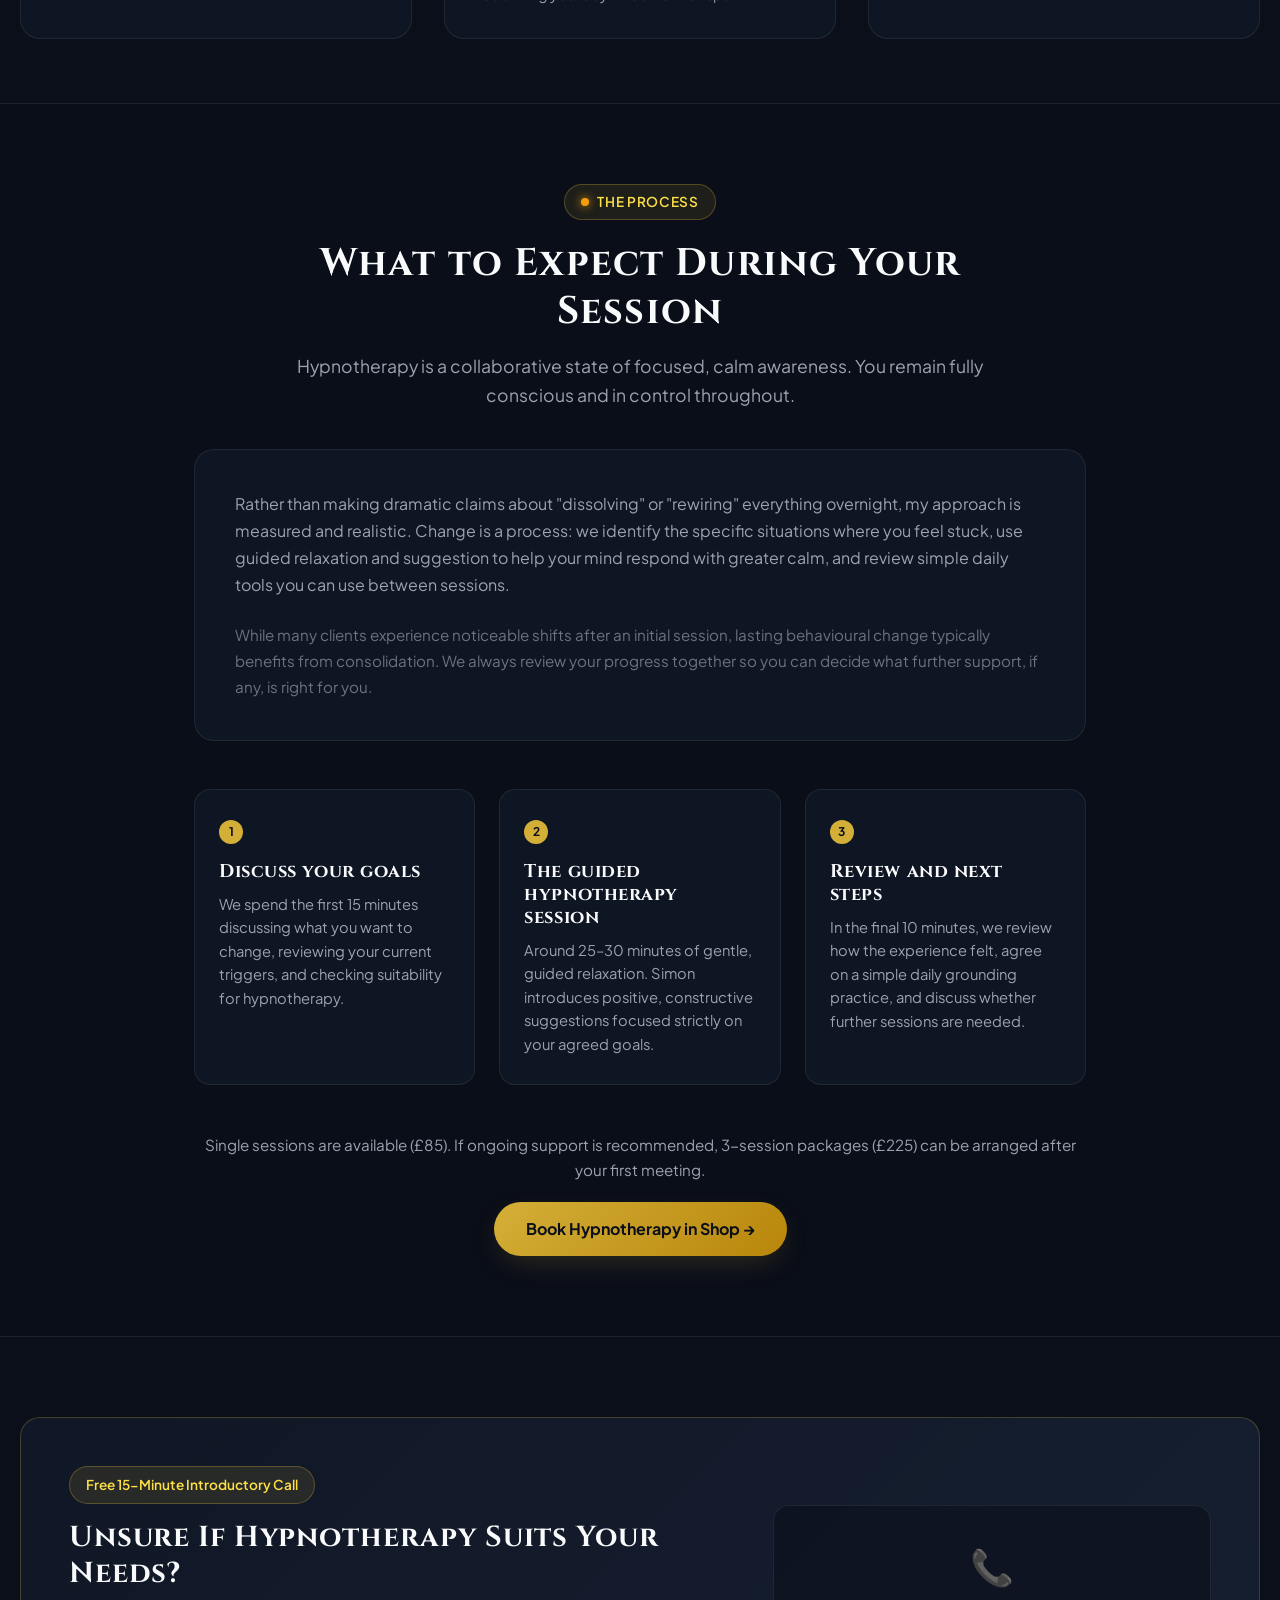
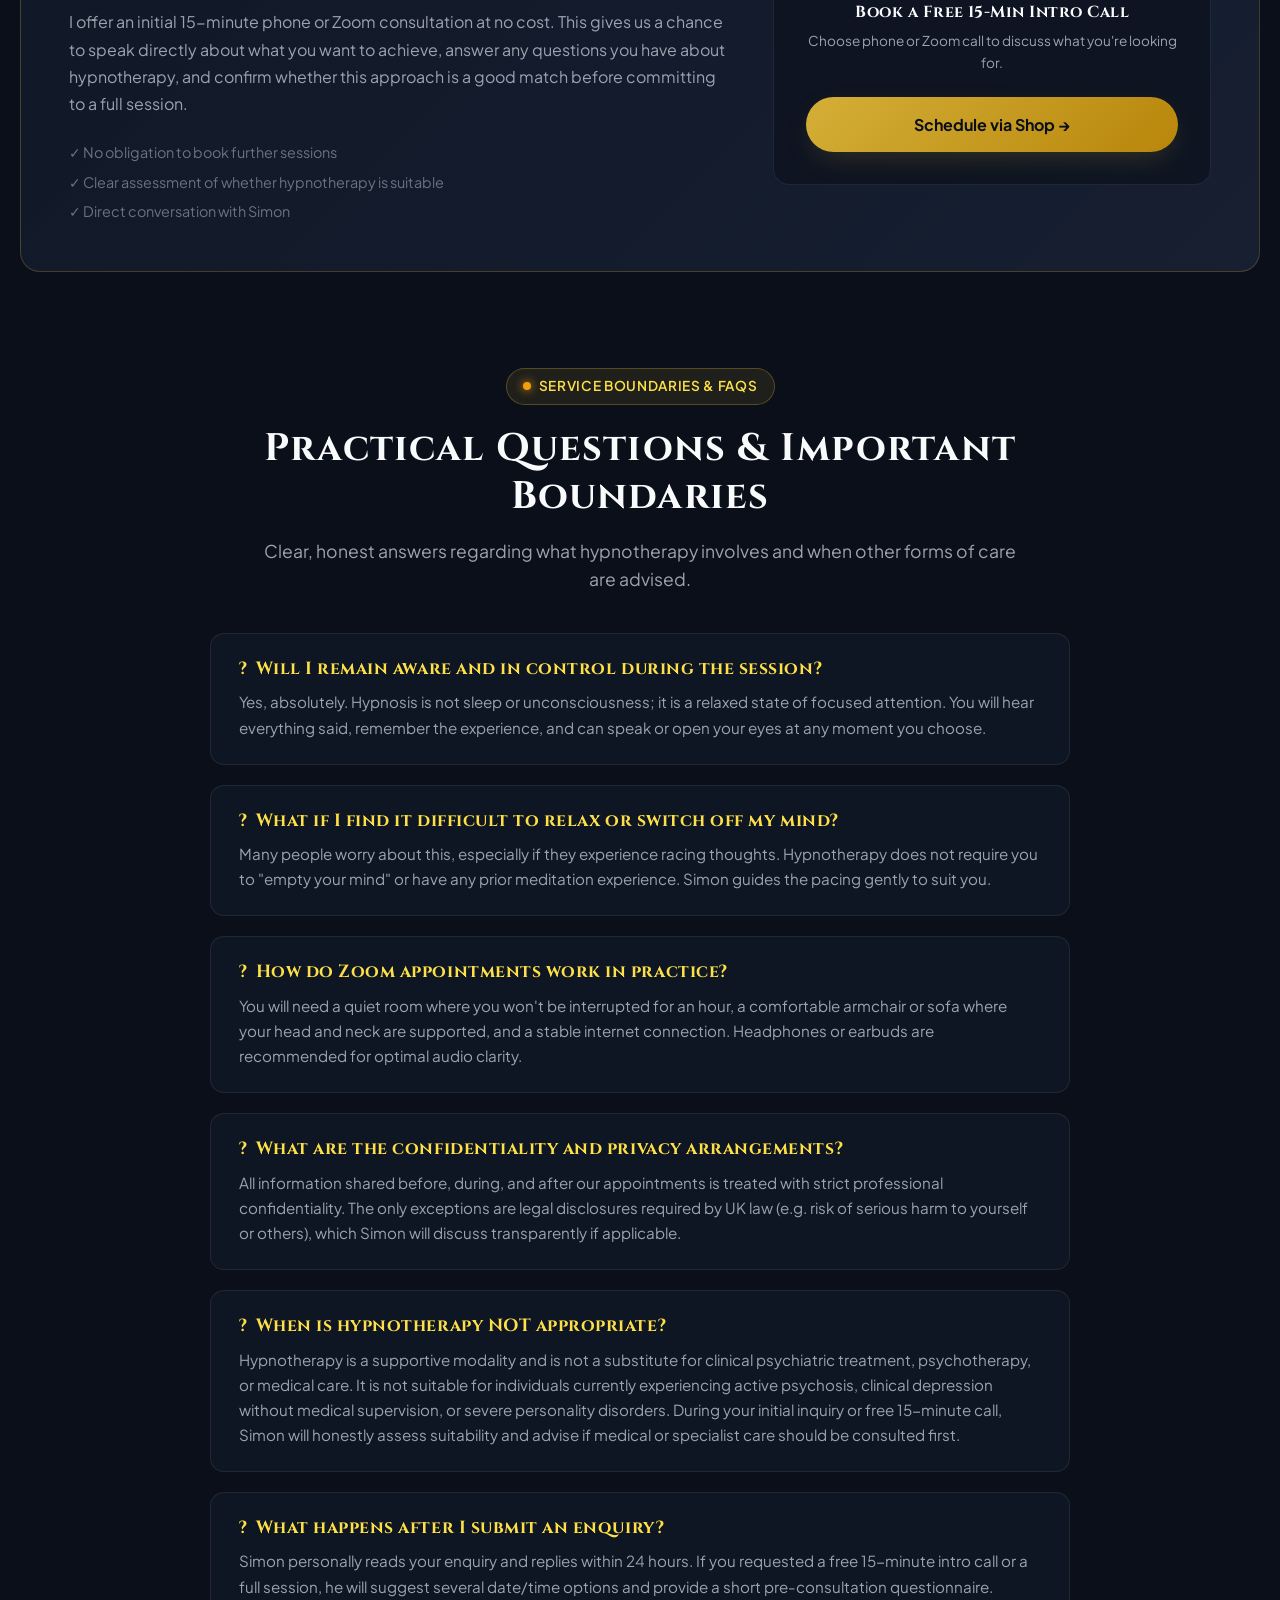
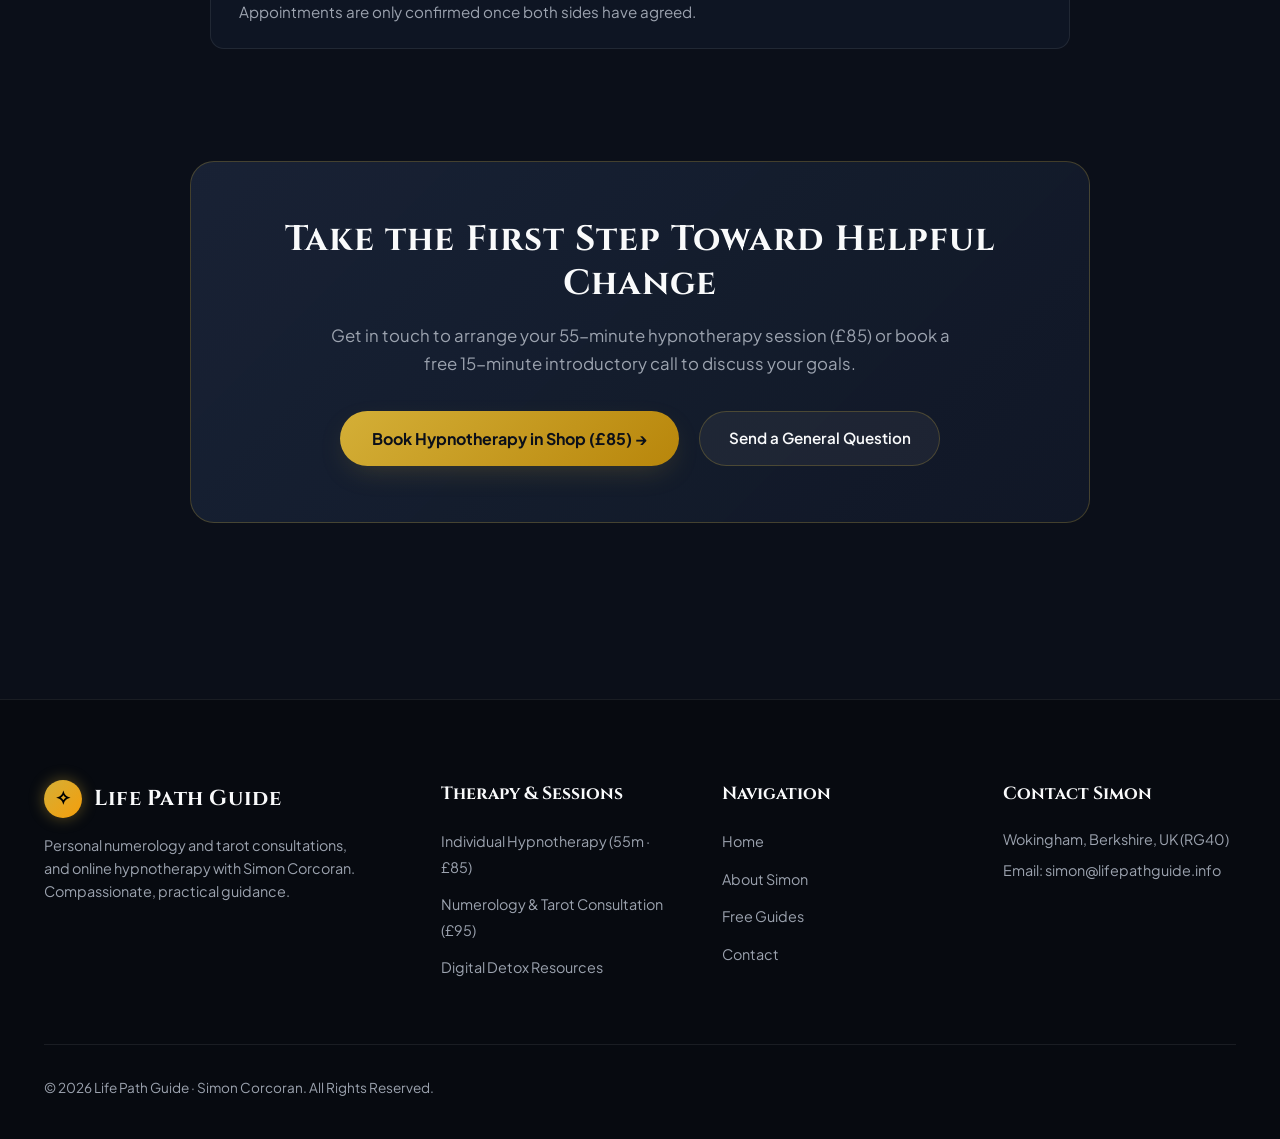
<file: LifePathGuide/hypnotherapy.html>
<!DOCTYPE html>
<html lang="en">
<head>
  <meta charset="UTF-8">
  <meta name="viewport" content="width=device-width, initial-scale=1.0">
  <title>Support to Change Unhelpful Habits and Patterns | Online Hypnotherapy | Simon Corcoran</title>
  <meta name="description" content="Individual online hypnotherapy with Simon Corcoran, shaped around the changes you want to make. 55-minute sessions via Zoom · £85. Free 15-minute introductory call.">
  <meta property="og:title" content="Support to Change Unhelpful Habits and Patterns | Simon Corcoran Hypnotherapy">
  <meta property="og:description" content="Individual online hypnotherapy sessions via Zoom. Focused on easing anxiety, breaking habit loops, and restful sleep.">
  <link rel="stylesheet" href="styles.css">
</head>
<body>

  <!-- HEADER -->
  <header class="site-header">
    <div class="container header-container">
      <a href="index.html" class="brand-logo">
        <span class="symbol">✧</span>
        <span>Life Path Guide</span>
      </a>

      <ul class="nav-links">
        <li><a href="index.html" class="nav-link">Home</a></li>
        <li><a href="numerology-tarot.html" class="nav-link">Numerology and Tarot</a></li>
        <li><a href="hypnotherapy.html" class="nav-link active">Hypnotherapy</a></li>
        <li><a href="written-reports.html" class="nav-link">Written Reports</a></li>
        <li><a href="about.html" class="nav-link">About Simon</a></li>
        <li><a href="free-guides.html" class="nav-link">Free Guides</a></li>
        <li><a href="contact.html" class="nav-link">Contact</a></li>
      </ul>

      <a href="https://www.thecelestialnavigator.com/category/all-products" target="_blank" rel="noopener noreferrer" class="nav-cta-btn">
        <span>Book &amp; Shop</span>
      </a>

      <button class="mobile-menu-toggle" aria-label="Toggle Mobile Menu">☰</button>
    </div>
  </header>

  <!-- 1. APPROACHABLE OPENING (PAGE HERO) -->
  <section class="page-hero">
    <div class="container page-hero-grid">
      <div>
        <div class="badge-pill">
          <span class="icon-dot"></span>
          <span>Individual Online Hypnotherapy</span>
        </div>
        <h1 style="font-size: 2.8rem; margin-bottom: 1.25rem;">Support to change unhelpful habits and patterns.</h1>
        <p style="font-size: 1.15rem; line-height: 1.7; color: var(--text-muted); margin-bottom: 1.75rem;">
          Individual online hypnotherapy with Simon Corcoran, shaped around the changes you want to make.
        </p>

        <div style="display: flex; gap: 0.75rem; flex-wrap: wrap; margin-bottom: 2rem;">
          <span class="spec-badge">⏱ 55-minute sessions via Zoom</span>
          <span class="spec-badge">🏷 £85 confirmed fee</span>
          <span class="spec-badge">📞 Free 15-minute intro call available</span>
        </div>

        <p style="font-size: 0.9rem; color: var(--text-dim); margin-bottom: 2rem;">
          *Each 55-minute appointment includes your opening goal discussion, the guided hypnotherapy process, and a closing review of next steps.
        </p>

        <div style="display: flex; gap: 1rem; flex-wrap: wrap;">
          <a href="https://www.thecelestialnavigator.com/category/all-products" target="_blank" rel="noopener noreferrer" class="btn-primary">
            <span>Book Hypnotherapy in Shop</span>
            <span>→</span>
          </a>
          <a href="https://www.thecelestialnavigator.com/category/all-products" target="_blank" rel="noopener noreferrer" class="btn-secondary">
            Book Free 15-Min Call
          </a>
        </div>
      </div>

      <div class="hero-media-card">
        <img src="assets/images/hypnotherapy-transformational.png" alt="Simon Corcoran Online Hypnotherapy Consultation">
      </div>
    </div>
  </section>

  <!-- 2. VERIFIED CREDENTIALS NEAR THE TOP -->
  <section class="container" style="padding-top: 1rem;">
    <div class="credentials-bar">
      <div class="credential-item">
        <span class="credential-icon">🎓</span>
        <span><strong>Qualified Practitioner:</strong> Certified Clinical Hypnotherapy</span>
      </div>
      <div class="credential-item">
        <span class="credential-icon">🛡️</span>
        <span><strong>Professional Standards:</strong> Fully Insured & Accredited Code of Ethics</span>
      </div>
      <div class="credential-item">
        <span class="credential-icon">📍</span>
        <span><strong>Based in Wokingham, UK:</strong> Sessions delivered globally via Zoom</span>
      </div>
      <div class="credential-item">
        <span class="credential-icon">🔒</span>
        <span><strong>Private & Confidential:</strong> Secure, one-on-one appointments</span>
      </div>
    </div>
  </section>

  <!-- 3. FOCUS THE RANGE OF CONCERNS (3 CLEAR AREAS) -->
  <section class="container" style="padding: 4rem 0;">
    <div class="section-header" style="text-align: center; max-width: 760px; margin: 0 auto 2.5rem;">
      <div class="badge-pill">
        <span class="icon-dot"></span>
        <span>Areas of Support</span>
      </div>
      <h2>Areas I Am Qualified and Experienced to Support</h2>
      <p>My work focuses specifically on helping people shift practical, everyday habits and calm emotional overwhelm.</p>
    </div>

    <div class="feature-box-grid">
      <!-- Area 1 -->
      <div class="feature-box">
        <div class="box-icon">🕊️</div>
        <h4>Easing Anxiety & Stress</h4>
        <p>
          Learning to down-regulate nervous system agitation, release physical tension, and quiet chronic feelings of overwhelm or restless worry.
        </p>
      </div>

      <!-- Area 2 -->
      <div class="feature-box">
        <div class="box-icon">📱</div>
        <h4>Breaking Habits & Digital Fatigue</h4>
        <p>
          Stepping out of compulsive smartphone screen trance, reducing mindless scrolling loops, and reclaiming your daytime attention span.
        </p>
      </div>

      <!-- Area 3 -->
      <div class="feature-box">
        <div class="box-icon">🌙</div>
        <h4>Restful Sleep & Focus Reset</h4>
        <p>
          Quieting nighttime racing thoughts, building healthy pre-sleep routines, and developing grounded focus for the tasks that matter.
        </p>
      </div>
    </div>
  </section>

  <!-- 4. DESCRIBE THE EXPERIENCE AND SET EXPECTATIONS -->
  <section style="background: rgba(11, 15, 25, 0.7); padding: 5rem 0; border-top: 1px solid var(--border-subtle); border-bottom: 1px solid var(--border-subtle);">
    <div class="container" style="max-width: 940px;">
      <div class="section-header" style="text-align: center; max-width: 760px; margin: 0 auto 2.5rem;">
        <div class="badge-pill">
          <span class="icon-dot"></span>
          <span>The Process</span>
        </div>
        <h2>What to Expect During Your Session</h2>
        <p>
          Hypnotherapy is a collaborative state of focused, calm awareness. You remain fully conscious and in control throughout.
        </p>
      </div>

      <div style="background: var(--bg-card); border: 1px solid var(--border-subtle); border-radius: 20px; padding: 2.5rem; margin-bottom: 3rem;">
        <p style="font-size: 1rem; line-height: 1.7; color: var(--text-muted); margin-bottom: 1.5rem;">
          Rather than making dramatic claims about "dissolving" or "rewiring" everything overnight, my approach is measured and realistic. Change is a process: we identify the specific situations where you feel stuck, use guided relaxation and suggestion to help your mind respond with greater calm, and review simple daily tools you can use between sessions.
        </p>
        <p style="font-size: 0.95rem; line-height: 1.7; color: var(--text-dim);">
          While many clients experience noticeable shifts after an initial session, lasting behavioural change typically benefits from consolidation. We always review your progress together so you can decide what further support, if any, is right for you.
        </p>
      </div>

      <!-- 3 Renamed Stages -->
      <div style="display: grid; grid-template-columns: repeat(3, 1fr); gap: 1.5rem;">
        <div class="situation-card">
          <span class="journey-step-num" style="margin-bottom: 1rem;">1</span>
          <h4>Discuss your goals</h4>
          <p>We spend the first 15 minutes discussing what you want to change, reviewing your current triggers, and checking suitability for hypnotherapy.</p>
        </div>

        <div class="situation-card">
          <span class="journey-step-num" style="margin-bottom: 1rem;">2</span>
          <h4>The guided hypnotherapy session</h4>
          <p>Around 25–30 minutes of gentle, guided relaxation. Simon introduces positive, constructive suggestions focused strictly on your agreed goals.</p>
        </div>

        <div class="situation-card">
          <span class="journey-step-num" style="margin-bottom: 1rem;">3</span>
          <h4>Review and next steps</h4>
          <p>In the final 10 minutes, we review how the experience felt, agree on a simple daily grounding practice, and discuss whether further sessions are needed.</p>
        </div>
      </div>

      <div style="text-align: center; margin-top: 3rem;">
        <p style="font-size: 0.95rem; color: var(--text-muted); margin-bottom: 1.25rem;">
          Single sessions are available (£85). If ongoing support is recommended, 3-session packages (£225) can be arranged after your first meeting.
        </p>
        <a href="https://www.thecelestialnavigator.com/category/all-products" target="_blank" rel="noopener noreferrer" class="btn-primary">
          Book Hypnotherapy in Shop →
        </a>
      </div>
    </div>
  </section>

  <!-- 5. MAKE THE NEXT STEP UNAMBIGUOUS (FREE INTRO CALL) -->
  <section class="container" style="padding: 5rem 0 3rem;">
    <div style="background: linear-gradient(135deg, rgba(17, 24, 39, 0.95) 0%, rgba(26, 36, 56, 0.8) 100%); border: 1px solid var(--border-glow); border-radius: 20px; padding: 3rem; display: grid; grid-template-columns: 1.2fr 0.8fr; gap: 3rem; align-items: center;">
      <div>
        <span class="spec-badge" style="margin-bottom: 1rem;">Free 15-Minute Introductory Call</span>
        <h3 style="font-size: 1.8rem; margin-bottom: 1rem; color: var(--text-main);">Unsure If Hypnotherapy Suits Your Needs?</h3>
        <p style="font-size: 1rem; line-height: 1.7; color: var(--text-muted); margin-bottom: 1.5rem;">
          I offer an initial 15-minute phone or Zoom consultation at no cost. This gives us a chance to speak directly about what you want to achieve, answer any questions you have about hypnotherapy, and confirm whether this approach is a good match before committing to a full session.
        </p>

        <div style="font-size: 0.9rem; color: var(--text-dim); display: flex; flex-direction: column; gap: 0.4rem;">
          <div>✓ No obligation to book further sessions</div>
          <div>✓ Clear assessment of whether hypnotherapy is suitable</div>
          <div>✓ Direct conversation with Simon</div>
        </div>
      </div>

      <div style="text-align: center; background: rgba(11, 15, 25, 0.6); border: 1px solid var(--border-subtle); border-radius: 16px; padding: 2rem;">
        <div style="font-size: 2.2rem; color: var(--gold-primary); margin-bottom: 0.5rem;">📞</div>
        <h4 style="color: var(--text-main); margin-bottom: 0.5rem;">Book a Free 15-Min Intro Call</h4>
        <p style="font-size: 0.85rem; color: var(--text-muted); margin-bottom: 1.5rem;">Choose phone or Zoom call to discuss what you're looking for.</p>
        <a href="https://www.thecelestialnavigator.com/category/all-products" target="_blank" rel="noopener noreferrer" class="btn-primary" style="width: 100%; justify-content: center;">
          Schedule via Shop →
        </a>
      </div>
    </div>
  </section>

  <!-- 6. PRACTICAL QUESTIONS & SERVICE BOUNDARIES (FAQS) -->
  <section class="container" style="padding: 3rem 0 5rem;">
    <div class="section-header" style="text-align: center; max-width: 760px; margin: 0 auto 2.5rem;">
      <div class="badge-pill">
        <span class="icon-dot"></span>
        <span>Service Boundaries & FAQs</span>
      </div>
      <h2>Practical Questions & Important Boundaries</h2>
      <p>Clear, honest answers regarding what hypnotherapy involves and when other forms of care are advised.</p>
    </div>

    <div class="faq-container">
      <div class="faq-card">
        <h4><span>?</span> Will I remain aware and in control during the session?</h4>
        <p>
          Yes, absolutely. Hypnosis is not sleep or unconsciousness; it is a relaxed state of focused attention. You will hear everything said, remember the experience, and can speak or open your eyes at any moment you choose.
        </p>
      </div>

      <div class="faq-card">
        <h4><span>?</span> What if I find it difficult to relax or switch off my mind?</h4>
        <p>
          Many people worry about this, especially if they experience racing thoughts. Hypnotherapy does not require you to "empty your mind" or have any prior meditation experience. Simon guides the pacing gently to suit you.
        </p>
      </div>

      <div class="faq-card">
        <h4><span>?</span> How do Zoom appointments work in practice?</h4>
        <p>
          You will need a quiet room where you won't be interrupted for an hour, a comfortable armchair or sofa where your head and neck are supported, and a stable internet connection. Headphones or earbuds are recommended for optimal audio clarity.
        </p>
      </div>

      <div class="faq-card">
        <h4><span>?</span> What are the confidentiality and privacy arrangements?</h4>
        <p>
          All information shared before, during, and after our appointments is treated with strict professional confidentiality. The only exceptions are legal disclosures required by UK law (e.g. risk of serious harm to yourself or others), which Simon will discuss transparently if applicable.
        </p>
      </div>

      <div class="faq-card">
        <h4><span>?</span> When is hypnotherapy NOT appropriate?</h4>
        <p>
          Hypnotherapy is a supportive modality and is not a substitute for clinical psychiatric treatment, psychotherapy, or medical care. It is not suitable for individuals currently experiencing active psychosis, clinical depression without medical supervision, or severe personality disorders. During your initial inquiry or free 15-minute call, Simon will honestly assess suitability and advise if medical or specialist care should be consulted first.
        </p>
      </div>

      <div class="faq-card">
        <h4><span>?</span> What happens after I submit an enquiry?</h4>
        <p>
          Simon personally reads your enquiry and replies within 24 hours. If you requested a free 15-minute intro call or a full session, he will suggest several date/time options and provide a short pre-consultation questionnaire. Appointments are only confirmed once both sides have agreed.
        </p>
      </div>
    </div>
  </section>

  <!-- FINAL CTA -->
  <section class="container" style="padding: 2rem 0 5rem;">
    <div style="background: linear-gradient(135deg, rgba(26, 36, 56, 0.9) 0%, rgba(17, 24, 39, 0.95) 100%); border: 1px solid var(--border-glow); border-radius: 24px; padding: 3.5rem; text-align: center; max-width: 900px; margin: 0 auto;">
      <h2 style="font-size: 2.2rem; margin-bottom: 1rem; color: var(--text-main);">Take the First Step Toward Helpful Change</h2>
      <p style="font-size: 1.05rem; line-height: 1.7; color: var(--text-muted); max-width: 650px; margin: 0 auto 2rem;">
        Get in touch to arrange your 55-minute hypnotherapy session (£85) or book a free 15-minute introductory call to discuss your goals.
      </p>

      <div style="display: flex; gap: 1.25rem; justify-content: center; align-items: center; flex-wrap: wrap;">
        <a href="https://www.thecelestialnavigator.com/category/all-products" target="_blank" rel="noopener noreferrer" class="btn-primary">
          Book Hypnotherapy in Shop (£85) →
        </a>
        <a href="contact.html" class="btn-secondary">
          Send a General Question
        </a>
      </div>
    </div>
  </section>

  <!-- FOOTER -->
  <footer class="site-footer">
    <div class="container">
      <div class="footer-grid">
        <div class="footer-brand">
          <a href="index.html" class="brand-logo">
            <span class="symbol">✧</span>
            <span>Life Path Guide</span>
          </a>
          <p>Personal numerology and tarot consultations, and online hypnotherapy with Simon Corcoran. Compassionate, practical guidance.</p>
        </div>
        <div class="footer-col">
          <h5>Therapy & Sessions</h5>
          <ul class="footer-links">
            <li><a href="hypnotherapy.html">Individual Hypnotherapy (55m · £85)</a></li>
            <li><a href="numerology-tarot.html">Numerology & Tarot Consultation (£95)</a></li>
            <li><a href="digital-detox-ebook.html">Digital Detox Resources</a></li>
          </ul>
        </div>
        <div class="footer-col">
          <h5>Navigation</h5>
          <ul class="footer-links">
            <li><a href="index.html">Home</a></li>
            <li><a href="about.html">About Simon</a></li>
            <li><a href="free-guides.html">Free Guides</a></li>
            <li><a href="contact.html">Contact</a></li>
          </ul>
        </div>
        <div class="footer-col">
          <h5>Contact Simon</h5>
          <p style="font-size: 0.9rem; color: var(--text-muted);">Wokingham, Berkshire, UK (RG40)</p>
          <p style="font-size: 0.9rem; color: var(--text-muted); margin-top: 0.5rem;">Email: simon@lifepathguide.info</p>
        </div>
      </div>
      <div class="footer-bottom">
        <p>&copy; 2026 Life Path Guide · Simon Corcoran. All Rights Reserved.</p>
      </div>
    </div>
  </footer>

  <!-- BOOKING MODAL -->
  <div id="bookingModal" class="modal-overlay">
    <div class="modal-card">
      <button id="closeBookingModal" class="modal-close-btn" aria-label="Close modal">✕</button>
      
      <div id="bookingFormWrapper">
        <h3 class="modal-title">Enquire About Hypnotherapy</h3>
        <p class="modal-subtitle">55-minute session with Simon Corcoran (£85) or free 15-minute introductory call.</p>

        <form id="bookingForm" class="form-grid">
          <div class="form-field">
            <label for="bookingServiceSelect">Service Selected</label>
            <select id="bookingServiceSelect" required>
              <option value="Individual Online Hypnotherapy (55 Mins)">Individual Online Hypnotherapy (55 Mins · £85)</option>
              <option value="Free 15-Min Hypnotherapy Consultation">Free 15-Minute Introductory Call (Phone/Zoom)</option>
              <option value="Numerology & Tarot Consultation (60 Mins)">Numerology & Tarot Consultation (60 Mins · £95)</option>
            </select>
          </div>

          <div class="form-field">
            <label for="bookName">Your Full Name</label>
            <input type="text" id="bookName" placeholder="e.g. Rachel Adams" required>
          </div>
          <div class="form-field">
            <label for="bookEmail">Email Address</label>
            <input type="email" id="bookEmail" placeholder="rachel@example.com" required>
          </div>
          <div class="form-field">
            <label for="bookDate">Preferred Day or Time Window</label>
            <input type="text" id="bookDate" placeholder="e.g. Next Thursday morning or Tuesday 6pm">
          </div>
          <div class="form-field">
            <label for="bookNotes">What habit or pattern would you like support with?</label>
            <textarea id="bookNotes" placeholder="Share what you hope to address (e.g. stress, smartphone habits, sleep...)..."></textarea>
          </div>
          <button type="submit" class="btn-primary" style="width: 100%; justify-content: center; margin-top: 1rem;">
            Send Hypnotherapy Enquiry
          </button>
        </form>
      </div>

      <!-- Confirmation State -->
      <div id="bookingSuccessDisplay" style="display: none;" class="modal-confirmation-state">
        <div class="confirmation-check-icon">✓</div>
        <h3 style="font-size: 1.5rem; margin-bottom: 0.5rem; color: var(--text-main);">Enquiry Received</h3>
        <p class="confirmation-next-steps">
          Thank you, <strong id="confirmName"></strong>! Your enquiry has been received. Simon will personally review your request and reply to <strong id="confirmEmail"></strong> within 24 hours to confirm appointment options and next steps.
        </p>

        <div class="confirmation-summary-card">
          <dl>
            <dt>Service:</dt>
            <dd id="confirmService"></dd>
            <dt>Preferred Time:</dt>
            <dd id="confirmTime"></dd>
          </dl>
        </div>

        <div style="display: flex; gap: 1rem; justify-content: center; margin-top: 1.5rem; flex-wrap: wrap;">
          <a id="emailClientFallbackLink" href="#" class="btn-secondary" style="font-size: 0.85rem;">
            Open in Your Email Client
          </a>
          <button id="closeConfirmBtn" class="btn-primary" style="font-size: 0.85rem;">
            Done
          </button>
        </div>
      </div>
    </div>
  </div>

  <script type="module" src="./main.js"></script>
</body>
</html>
</file>
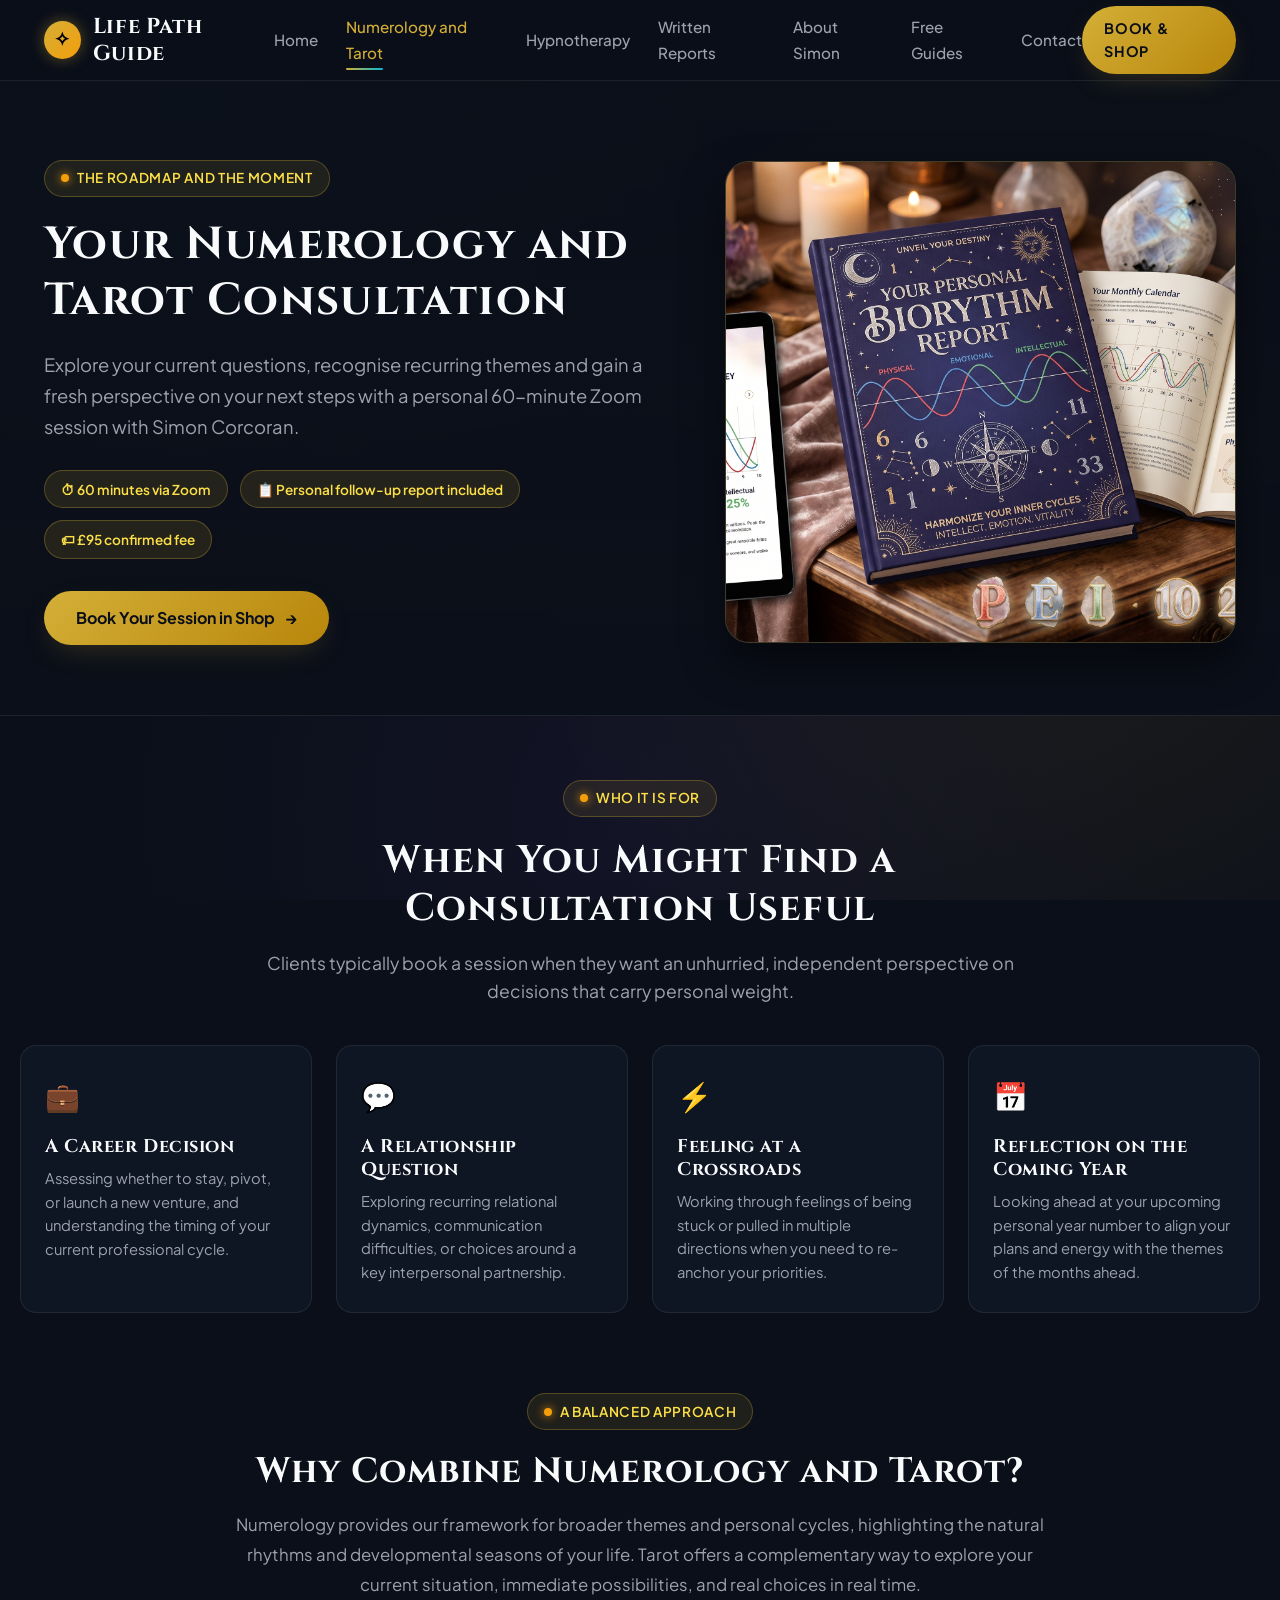
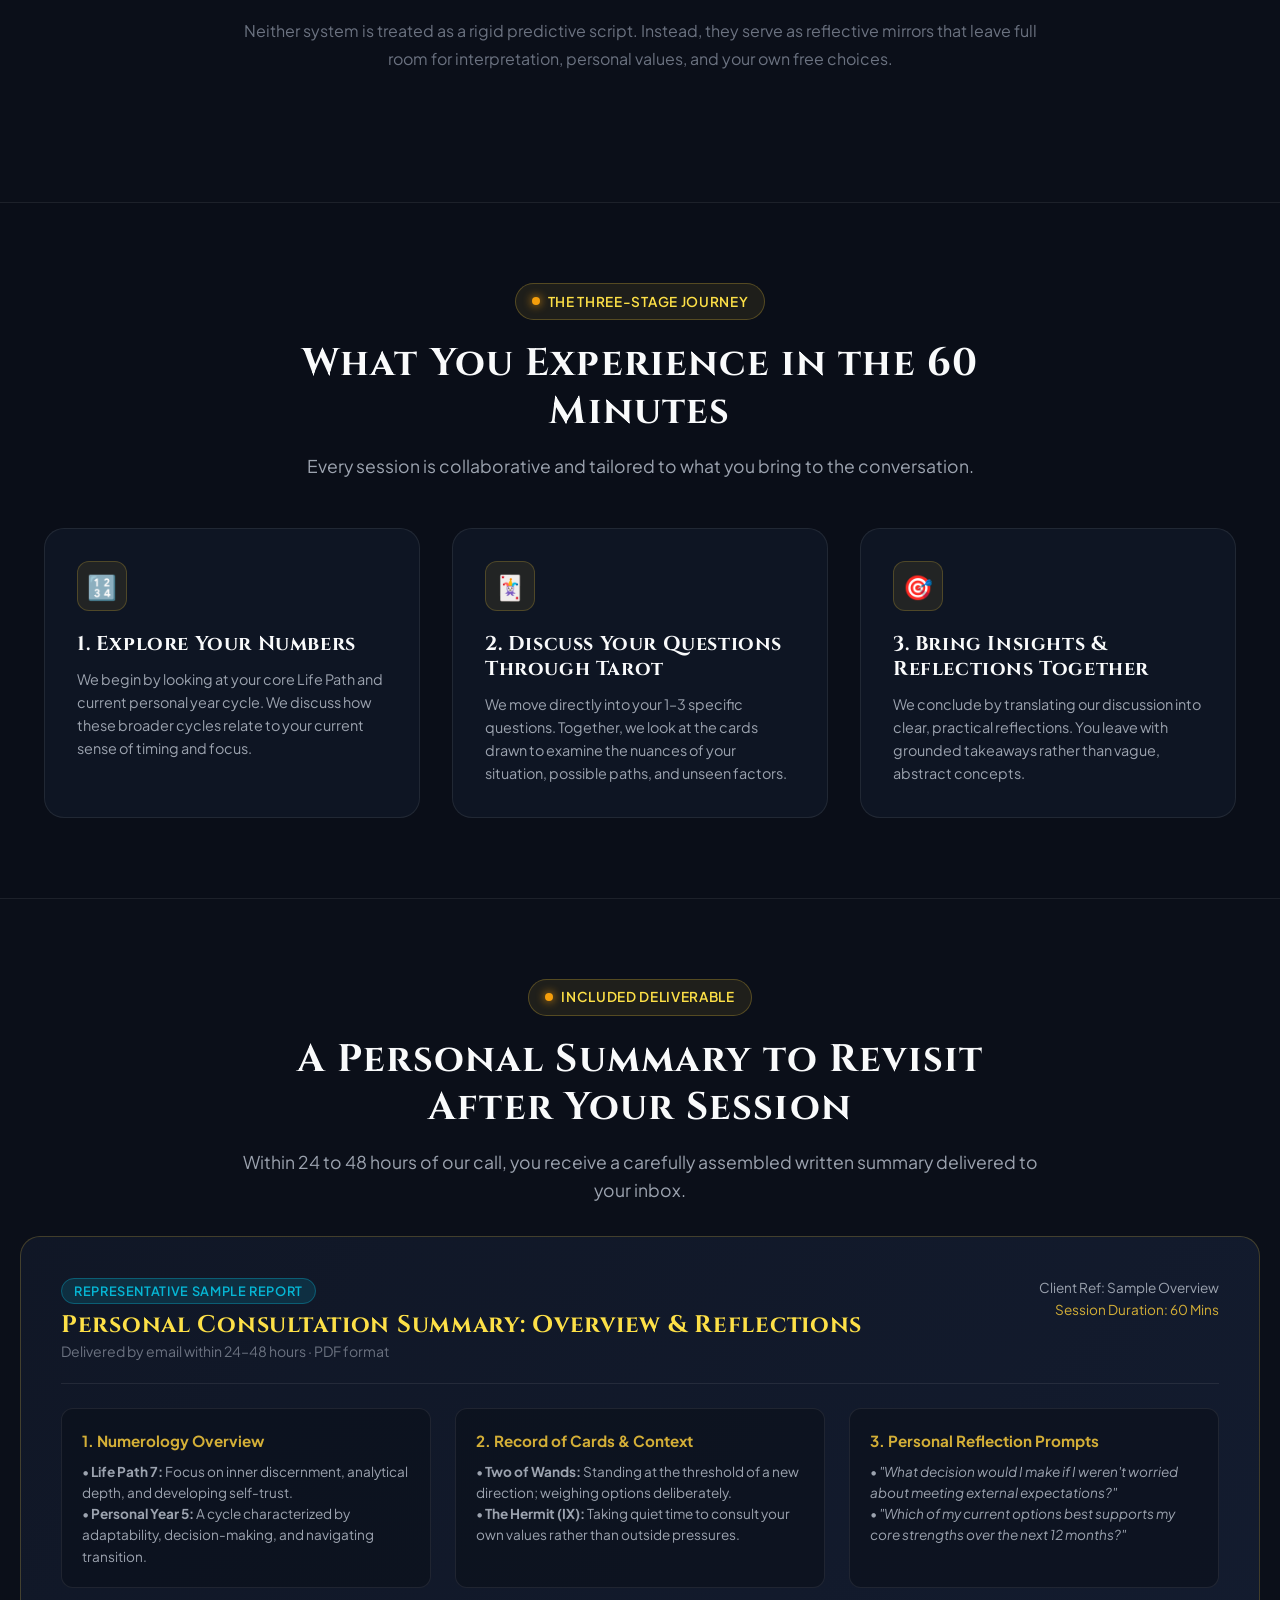
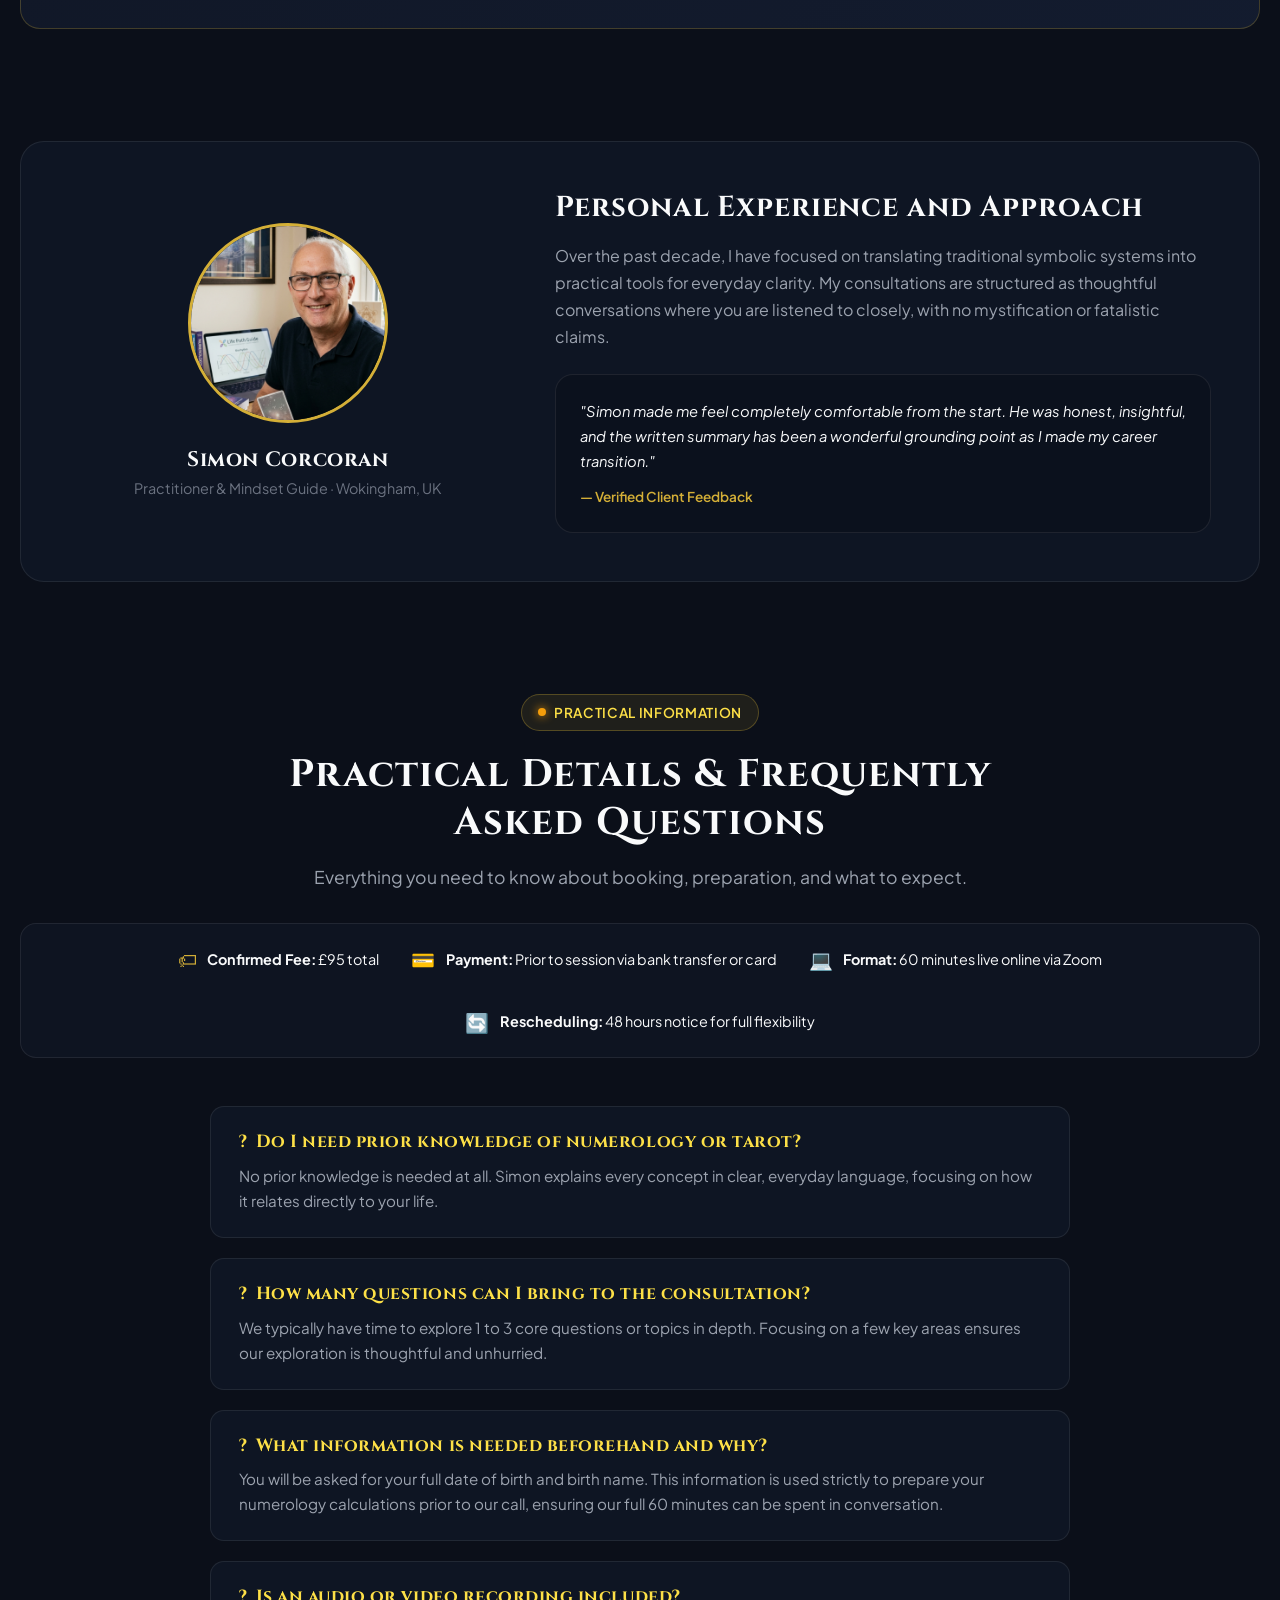
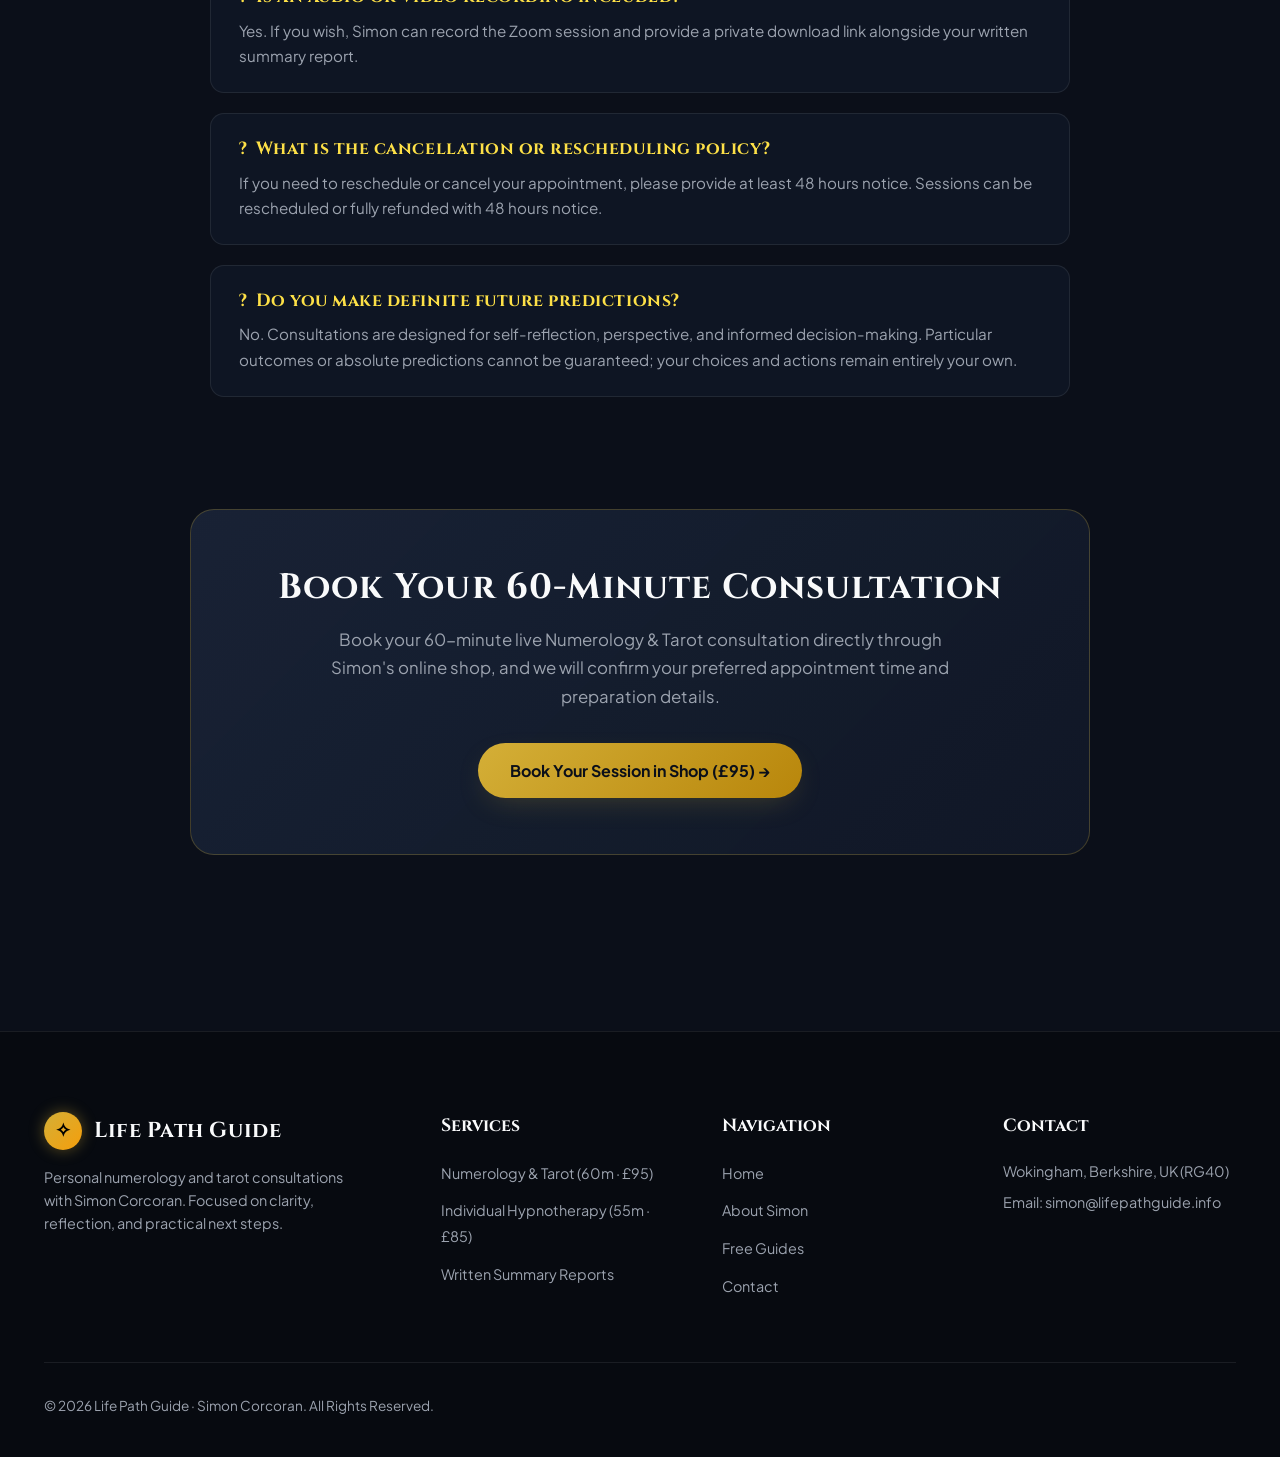
<file: LifePathGuide/numerology-tarot.html>
<!DOCTYPE html>
<html lang="en">
<head>
  <meta charset="UTF-8">
  <meta name="viewport" content="width=device-width, initial-scale=1.0">
  <title>Your Numerology and Tarot Consultation | Simon Corcoran | Life Path Guide</title>
  <meta name="description" content="Explore your current questions, recognise recurring themes, and gain fresh perspective on your next steps with a personal 60-minute Zoom session with Simon Corcoran. £95.">
  <meta property="og:title" content="Your Numerology and Tarot Consultation | Simon Corcoran">
  <meta property="og:description" content="60 minutes via Zoom · Personal follow-up report · £95 confirmed fee. Explore your questions through reflection, intuitive insight, and practical next steps.">
  <link rel="stylesheet" href="styles.css">
</head>
<body>

  <!-- HEADER -->
  <header class="site-header">
    <div class="container header-container">
      <a href="index.html" class="brand-logo">
        <span class="symbol">✧</span>
        <span>Life Path Guide</span>
      </a>

      <ul class="nav-links">
        <li><a href="index.html" class="nav-link">Home</a></li>
        <li><a href="numerology-tarot.html" class="nav-link active">Numerology and Tarot</a></li>
        <li><a href="hypnotherapy.html" class="nav-link">Hypnotherapy</a></li>
        <li><a href="written-reports.html" class="nav-link">Written Reports</a></li>
        <li><a href="about.html" class="nav-link">About Simon</a></li>
        <li><a href="free-guides.html" class="nav-link">Free Guides</a></li>
        <li><a href="contact.html" class="nav-link">Contact</a></li>
      </ul>

      <a href="https://www.thecelestialnavigator.com/category/all-products" target="_blank" rel="noopener noreferrer" class="nav-cta-btn">
        <span>Book &amp; Shop</span>
      </a>

      <button class="mobile-menu-toggle" aria-label="Toggle Mobile Menu">☰</button>
    </div>
  </header>

  <!-- 1. SERVICE & PRICE (PAGE HERO) -->
  <section class="page-hero">
    <div class="container page-hero-grid">
      <div>
        <div class="badge-pill">
          <span class="icon-dot"></span>
          <span>The Roadmap and The Moment</span>
        </div>
        <h1 style="font-size: 2.8rem; margin-bottom: 1.25rem;">Your Numerology and Tarot Consultation</h1>
        <p style="font-size: 1.15rem; line-height: 1.7; color: var(--text-muted); margin-bottom: 1.75rem;">
          Explore your current questions, recognise recurring themes and gain a fresh perspective on your next steps with a personal 60-minute Zoom session with Simon Corcoran.
        </p>

        <div style="display: flex; gap: 0.75rem; flex-wrap: wrap; margin-bottom: 2rem;">
          <span class="spec-badge">⏱ 60 minutes via Zoom</span>
          <span class="spec-badge">📋 Personal follow-up report included</span>
          <span class="spec-badge">🏷 £95 confirmed fee</span>
        </div>

        <a href="https://www.thecelestialnavigator.com/category/all-products" target="_blank" rel="noopener noreferrer" class="btn-primary">
          <span>Book Your Session in Shop</span>
          <span>→</span>
        </a>
      </div>

      <div class="hero-media-card">
        <img src="assets/images/numerology-workspace.jpg" alt="Numerology & Tarot Consultation Workspace with Simon Corcoran">
      </div>
    </div>
  </section>

  <!-- 2. WHO IT SUITS (RECOGNISABLE SITUATIONS) -->
  <section class="container" style="padding: 4rem 0;">
    <div class="section-header" style="text-align: center; max-width: 760px; margin: 0 auto 2.5rem;">
      <div class="badge-pill">
        <span class="icon-dot"></span>
        <span>Who It Is For</span>
      </div>
      <h2>When You Might Find a Consultation Useful</h2>
      <p>Clients typically book a session when they want an unhurried, independent perspective on decisions that carry personal weight.</p>
    </div>

    <div class="situations-grid">
      <div class="situation-card">
        <span class="situation-icon">💼</span>
        <h4>A Career Decision</h4>
        <p>Assessing whether to stay, pivot, or launch a new venture, and understanding the timing of your current professional cycle.</p>
      </div>
      <div class="situation-card">
        <span class="situation-icon">💬</span>
        <h4>A Relationship Question</h4>
        <p>Exploring recurring relational dynamics, communication difficulties, or choices around a key interpersonal partnership.</p>
      </div>
      <div class="situation-card">
        <span class="situation-icon">⚡</span>
        <h4>Feeling at a Crossroads</h4>
        <p>Working through feelings of being stuck or pulled in multiple directions when you need to re-anchor your priorities.</p>
      </div>
      <div class="situation-card">
        <span class="situation-icon">📅</span>
        <h4>Reflection on the Coming Year</h4>
        <p>Looking ahead at your upcoming personal year number to align your plans and energy with the themes of the months ahead.</p>
      </div>
    </div>
  </section>

  <!-- 3. WHY COMBINE THE METHODS (REWORKED WITH ROOM FOR PERSONAL AGENCY) -->
  <section class="detail-section container" style="padding-top: 1rem;">
    <div style="max-width: 820px; margin: 0 auto 3rem; text-align: center;">
      <div class="badge-pill">
        <span class="icon-dot"></span>
        <span>A Balanced Approach</span>
      </div>
      <h2 style="font-size: 2.2rem; margin-bottom: 1rem;">Why Combine Numerology and Tarot?</h2>
      <p style="font-size: 1.05rem; line-height: 1.8; color: var(--text-muted);">
        Numerology provides our framework for broader themes and personal cycles, highlighting the natural rhythms and developmental seasons of your life. Tarot offers a complementary way to explore your current situation, immediate possibilities, and real choices in real time.
      </p>
      <p style="font-size: 1rem; line-height: 1.8; color: var(--text-dim); margin-top: 1rem;">
        Neither system is treated as a rigid predictive script. Instead, they serve as reflective mirrors that leave full room for interpretation, personal values, and your own free choices.
      </p>
    </div>
  </section>

  <!-- 4. SESSION JOURNEY (WHAT THE CLIENT ACTUALLY EXPERIENCES) -->
  <section style="background: rgba(11, 15, 25, 0.7); padding: 5rem 0; border-top: 1px solid var(--border-subtle); border-bottom: 1px solid var(--border-subtle);">
    <div class="container">
      <div class="section-header" style="text-align: center; max-width: 760px; margin: 0 auto 3rem;">
        <div class="badge-pill">
          <span class="icon-dot"></span>
          <span>The Three-Stage Journey</span>
        </div>
        <h2>What You Experience in the 60 Minutes</h2>
        <p>Every session is collaborative and tailored to what you bring to the conversation.</p>
      </div>

      <div class="feature-box-grid">
        <div class="feature-box">
          <div class="box-icon">🔢</div>
          <h4>1. Explore Your Numbers</h4>
          <p>We begin by looking at your core Life Path and current personal year cycle. We discuss how these broader cycles relate to your current sense of timing and focus.</p>
        </div>

        <div class="feature-box">
          <div class="box-icon">🃏</div>
          <h4>2. Discuss Your Questions Through Tarot</h4>
          <p>We move directly into your 1–3 specific questions. Together, we look at the cards drawn to examine the nuances of your situation, possible paths, and unseen factors.</p>
        </div>

        <div class="feature-box">
          <div class="box-icon">🎯</div>
          <h4>3. Bring Insights & Reflections Together</h4>
          <p>We conclude by translating our discussion into clear, practical reflections. You leave with grounded takeaways rather than vague, abstract concepts.</p>
        </div>
      </div>
    </div>
  </section>

  <!-- 5. SHOW WHAT THE REPORT CONTAINS (A PERSONAL SUMMARY TO REVISIT AFTER YOUR SESSION) -->
  <section class="container" style="padding: 5rem 0;">
    <div class="section-header" style="text-align: center; max-width: 800px; margin: 0 auto 2rem;">
      <div class="badge-pill">
        <span class="icon-dot"></span>
        <span>Included Deliverable</span>
      </div>
      <h2>A Personal Summary to Revisit After Your Session</h2>
      <p>Within 24 to 48 hours of our call, you receive a carefully assembled written summary delivered to your inbox.</p>
    </div>

    <!-- Representative Sample Card -->
    <div class="report-sample-card">
      <div class="report-header-banner">
        <div>
          <span class="report-sample-pill">Representative Sample Report</span>
          <h3 style="font-size: 1.5rem; margin-top: 0.5rem; color: var(--gold-light);">Personal Consultation Summary: Overview & Reflections</h3>
          <p style="font-size: 0.88rem; color: var(--text-dim);">Delivered by email within 24–48 hours · PDF format</p>
        </div>
        <div style="font-size: 0.85rem; color: var(--text-muted); text-align: right;">
          <span>Client Ref: Sample Overview</span><br>
          <span style="color: var(--gold-primary);">Session Duration: 60 Mins</span>
        </div>
      </div>

      <div class="report-sample-columns">
        <div class="report-column-box">
          <h5>1. Numerology Overview</h5>
          <p>• <strong>Life Path 7:</strong> Focus on inner discernment, analytical depth, and developing self-trust.<br>• <strong>Personal Year 5:</strong> A cycle characterized by adaptability, decision-making, and navigating transition.</p>
        </div>

        <div class="report-column-box">
          <h5>2. Record of Cards & Context</h5>
          <p>• <strong>Two of Wands:</strong> Standing at the threshold of a new direction; weighing options deliberately.<br>• <strong>The Hermit (IX):</strong> Taking quiet time to consult your own values rather than outside pressures.</p>
        </div>

        <div class="report-column-box">
          <h5>3. Personal Reflection Prompts</h5>
          <p>• <em>"What decision would I make if I weren't worried about meeting external expectations?"</em><br>• <em>"Which of my current options best supports my core strengths over the next 12 months?"</em></p>
        </div>
      </div>
    </div>
  </section>

  <!-- 6. ABOUT SIMON & CLIENT FEEDBACK -->
  <section class="container" style="padding: 2rem 0 5rem;">
    <div style="background: var(--bg-card); border: 1px solid var(--border-subtle); border-radius: 24px; padding: 3rem; display: grid; grid-template-columns: 0.8fr 1.2fr; gap: 3rem; align-items: center;">
      <div style="text-align: center;">
        <img src="assets/images/simon-portrait.jpg" alt="Simon Corcoran" style="width: 200px; height: 200px; border-radius: 50%; object-fit: cover; border: 3px solid var(--gold-primary); margin: 0 auto 1.5rem; display: block;">
        <h4 style="font-size: 1.3rem; margin-bottom: 0.25rem;">Simon Corcoran</h4>
        <p style="font-size: 0.9rem; color: var(--text-dim);">Practitioner & Mindset Guide · Wokingham, UK</p>
      </div>

      <div>
        <h3 style="font-size: 1.8rem; margin-bottom: 1rem; color: var(--text-main);">Personal Experience and Approach</h3>
        <p style="font-size: 1rem; line-height: 1.7; color: var(--text-muted); margin-bottom: 1rem;">
          Over the past decade, I have focused on translating traditional symbolic systems into practical tools for everyday clarity. My consultations are structured as thoughtful conversations where you are listened to closely, with no mystification or fatalistic claims.
        </p>

        <div class="feedback-card" style="margin-top: 1.5rem; padding: 1.5rem; background: rgba(11, 15, 25, 0.6);">
          <p class="feedback-quote" style="margin-bottom: 0.75rem; font-size: 0.92rem;">
            "Simon made me feel completely comfortable from the start. He was honest, insightful, and the written summary has been a wonderful grounding point as I made my career transition."
          </p>
          <div style="font-size: 0.85rem; color: var(--gold-primary); font-weight: 600;">— Verified Client Feedback</div>
        </div>
      </div>
    </div>
  </section>

  <!-- 7. PRACTICAL DETAILS & FAQS -->
  <section class="container" style="padding: 2rem 0 5rem;">
    <div class="section-header" style="text-align: center; max-width: 760px; margin: 0 auto 2rem;">
      <div class="badge-pill">
        <span class="icon-dot"></span>
        <span>Practical Information</span>
      </div>
      <h2>Practical Details & Frequently Asked Questions</h2>
      <p>Everything you need to know about booking, preparation, and what to expect.</p>
    </div>

    <!-- Practical Summary Strip -->
    <div class="credentials-bar" style="margin-bottom: 3rem;">
      <div class="credential-item">
        <span class="credential-icon">🏷</span>
        <span><strong>Confirmed Fee:</strong> £95 total</span>
      </div>
      <div class="credential-item">
        <span class="credential-icon">💳</span>
        <span><strong>Payment:</strong> Prior to session via bank transfer or card</span>
      </div>
      <div class="credential-item">
        <span class="credential-icon">💻</span>
        <span><strong>Format:</strong> 60 minutes live online via Zoom</span>
      </div>
      <div class="credential-item">
        <span class="credential-icon">🔄</span>
        <span><strong>Rescheduling:</strong> 48 hours notice for full flexibility</span>
      </div>
    </div>

    <div class="faq-container">
      <div class="faq-card">
        <h4><span>?</span> Do I need prior knowledge of numerology or tarot?</h4>
        <p>No prior knowledge is needed at all. Simon explains every concept in clear, everyday language, focusing on how it relates directly to your life.</p>
      </div>

      <div class="faq-card">
        <h4><span>?</span> How many questions can I bring to the consultation?</h4>
        <p>We typically have time to explore 1 to 3 core questions or topics in depth. Focusing on a few key areas ensures our exploration is thoughtful and unhurried.</p>
      </div>

      <div class="faq-card">
        <h4><span>?</span> What information is needed beforehand and why?</h4>
        <p>You will be asked for your full date of birth and birth name. This information is used strictly to prepare your numerology calculations prior to our call, ensuring our full 60 minutes can be spent in conversation.</p>
      </div>

      <div class="faq-card">
        <h4><span>?</span> Is an audio or video recording included?</h4>
        <p>Yes. If you wish, Simon can record the Zoom session and provide a private download link alongside your written summary report.</p>
      </div>

      <div class="faq-card">
        <h4><span>?</span> What is the cancellation or rescheduling policy?</h4>
        <p>If you need to reschedule or cancel your appointment, please provide at least 48 hours notice. Sessions can be rescheduled or fully refunded with 48 hours notice.</p>
      </div>

      <div class="faq-card">
        <h4><span>?</span> Do you make definite future predictions?</h4>
        <p>No. Consultations are designed for self-reflection, perspective, and informed decision-making. Particular outcomes or absolute predictions cannot be guaranteed; your choices and actions remain entirely your own.</p>
      </div>
    </div>
  </section>

  <!-- 8. ENQUIRY / FINAL CALL -->
  <section class="container" style="padding: 2rem 0 5rem;">
    <div style="background: linear-gradient(135deg, rgba(26, 36, 56, 0.9) 0%, rgba(17, 24, 39, 0.95) 100%); border: 1px solid var(--border-glow); border-radius: 24px; padding: 3.5rem; text-align: center; max-width: 900px; margin: 0 auto;">
      <h2 style="font-size: 2.2rem; margin-bottom: 1rem; color: var(--text-main);">Book Your 60-Minute Consultation</h2>
      <p style="font-size: 1.05rem; line-height: 1.7; color: var(--text-muted); max-width: 650px; margin: 0 auto 2rem;">
        Book your 60-minute live Numerology &amp; Tarot consultation directly through Simon's online shop, and we will confirm your preferred appointment time and preparation details.
      </p>

      <a href="https://www.thecelestialnavigator.com/category/all-products" target="_blank" rel="noopener noreferrer" class="btn-primary">
        Book Your Session in Shop (£95) →
      </a>
    </div>
  </section>

  <!-- FOOTER -->
  <footer class="site-footer">
    <div class="container">
      <div class="footer-grid">
        <div class="footer-brand">
          <a href="index.html" class="brand-logo">
            <span class="symbol">✧</span>
            <span>Life Path Guide</span>
          </a>
          <p>Personal numerology and tarot consultations with Simon Corcoran. Focused on clarity, reflection, and practical next steps.</p>
        </div>
        <div class="footer-col">
          <h5>Services</h5>
          <ul class="footer-links">
            <li><a href="numerology-tarot.html">Numerology & Tarot (60m · £95)</a></li>
            <li><a href="hypnotherapy.html">Individual Hypnotherapy (55m · £85)</a></li>
            <li><a href="written-reports.html">Written Summary Reports</a></li>
          </ul>
        </div>
        <div class="footer-col">
          <h5>Navigation</h5>
          <ul class="footer-links">
            <li><a href="index.html">Home</a></li>
            <li><a href="about.html">About Simon</a></li>
            <li><a href="free-guides.html">Free Guides</a></li>
            <li><a href="contact.html">Contact</a></li>
          </ul>
        </div>
        <div class="footer-col">
          <h5>Contact</h5>
          <p style="font-size: 0.9rem; color: var(--text-muted);">Wokingham, Berkshire, UK (RG40)</p>
          <p style="font-size: 0.9rem; color: var(--text-muted); margin-top: 0.5rem;">Email: simon@lifepathguide.info</p>
        </div>
      </div>
      <div class="footer-bottom">
        <p>&copy; 2026 Life Path Guide · Simon Corcoran. All Rights Reserved.</p>
      </div>
    </div>
  </footer>

  <!-- BOOKING MODAL -->
  <div id="bookingModal" class="modal-overlay">
    <div class="modal-card">
      <button id="closeBookingModal" class="modal-close-btn" aria-label="Close modal">✕</button>
      
      <div id="bookingFormWrapper">
        <h3 class="modal-title">Enquire About a Session</h3>
        <p class="modal-subtitle">60-minute 1:1 Zoom consultation with Simon Corcoran + Post-Session Written Summary (£95).</p>

        <form id="bookingForm" class="form-grid">
          <input type="hidden" id="bookingServiceSelect" value="Numerology & Tarot Consultation (60 Mins)">
          
          <div class="form-field">
            <label for="bookName">Your Full Name</label>
            <input type="text" id="bookName" placeholder="e.g. David Miller" required>
          </div>
          <div class="form-field">
            <label for="bookEmail">Email Address</label>
            <input type="email" id="bookEmail" placeholder="david@example.com" required>
          </div>
          <div class="form-field">
            <label for="bookDate">Preferred Day / Time Window</label>
            <input type="text" id="bookDate" placeholder="e.g. Wednesday afternoon or Friday morning">
          </div>
          <div class="form-field">
            <label for="bookNotes">Key Questions or Current Life Crossroads</label>
            <textarea id="bookNotes" placeholder="Share 1 to 3 questions or areas you would like to explore..."></textarea>
          </div>
          <button type="submit" class="btn-primary" style="width: 100%; justify-content: center; margin-top: 1rem;">
            Send Consultation Enquiry
          </button>
        </form>
      </div>

      <!-- Confirmation State -->
      <div id="bookingSuccessDisplay" style="display: none;" class="modal-confirmation-state">
        <div class="confirmation-check-icon">✓</div>
        <h3 style="font-size: 1.5rem; margin-bottom: 0.5rem; color: var(--text-main);">Enquiry Received</h3>
        <p class="confirmation-next-steps">
          Thank you, <strong id="confirmName"></strong>! Your enquiry has been received. Simon will personally review your request and reply to <strong id="confirmEmail"></strong> within 24 hours with confirmed dates and preparation details.
        </p>

        <div class="confirmation-summary-card">
          <dl>
            <dt>Service:</dt>
            <dd id="confirmService">Numerology & Tarot Consultation (60 Mins · £95)</dd>
            <dt>Preferred Time:</dt>
            <dd id="confirmTime"></dd>
          </dl>
        </div>

        <div style="display: flex; gap: 1rem; justify-content: center; margin-top: 1.5rem; flex-wrap: wrap;">
          <a id="emailClientFallbackLink" href="#" class="btn-secondary" style="font-size: 0.85rem;">
            Open in Your Email Client
          </a>
          <button id="closeConfirmBtn" class="btn-primary" style="font-size: 0.85rem;">
            Done
          </button>
        </div>
      </div>
    </div>
  </div>

  <script type="module" src="./main.js"></script>
</body>
</html>
</file>
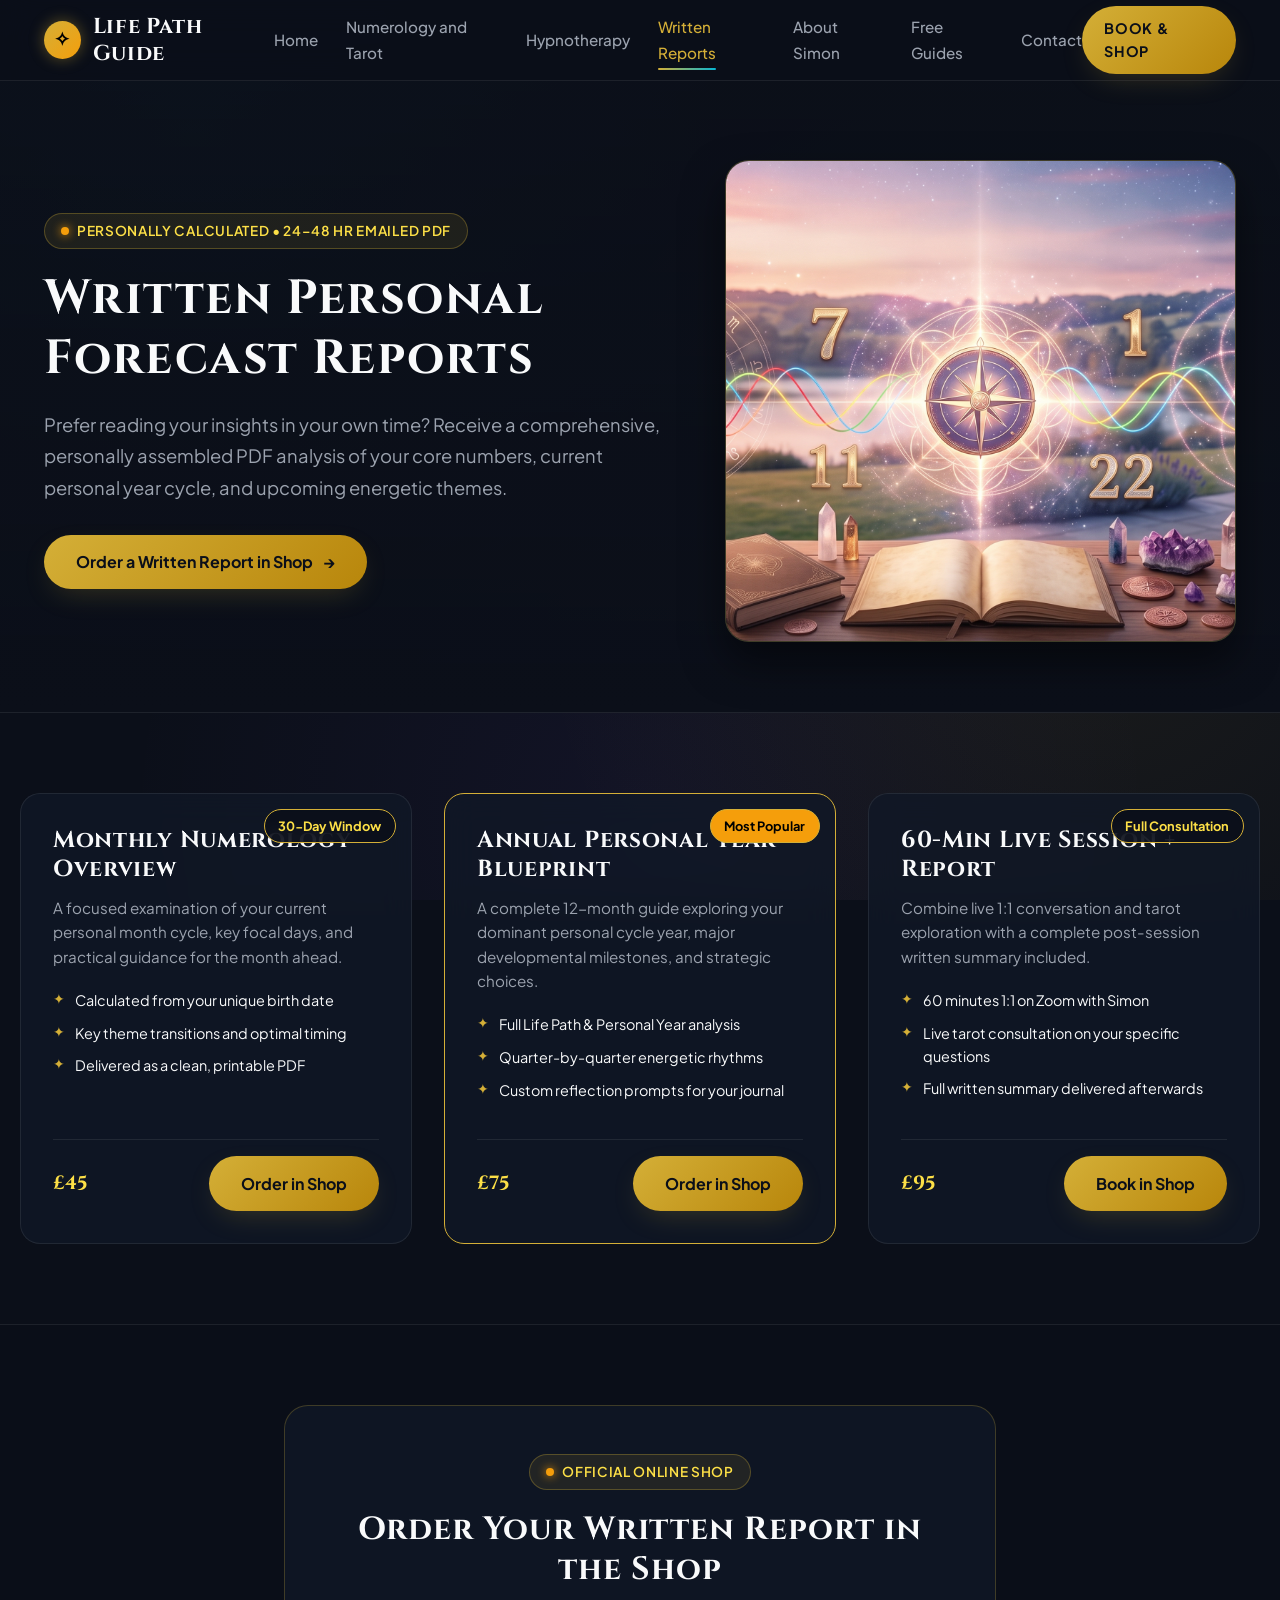
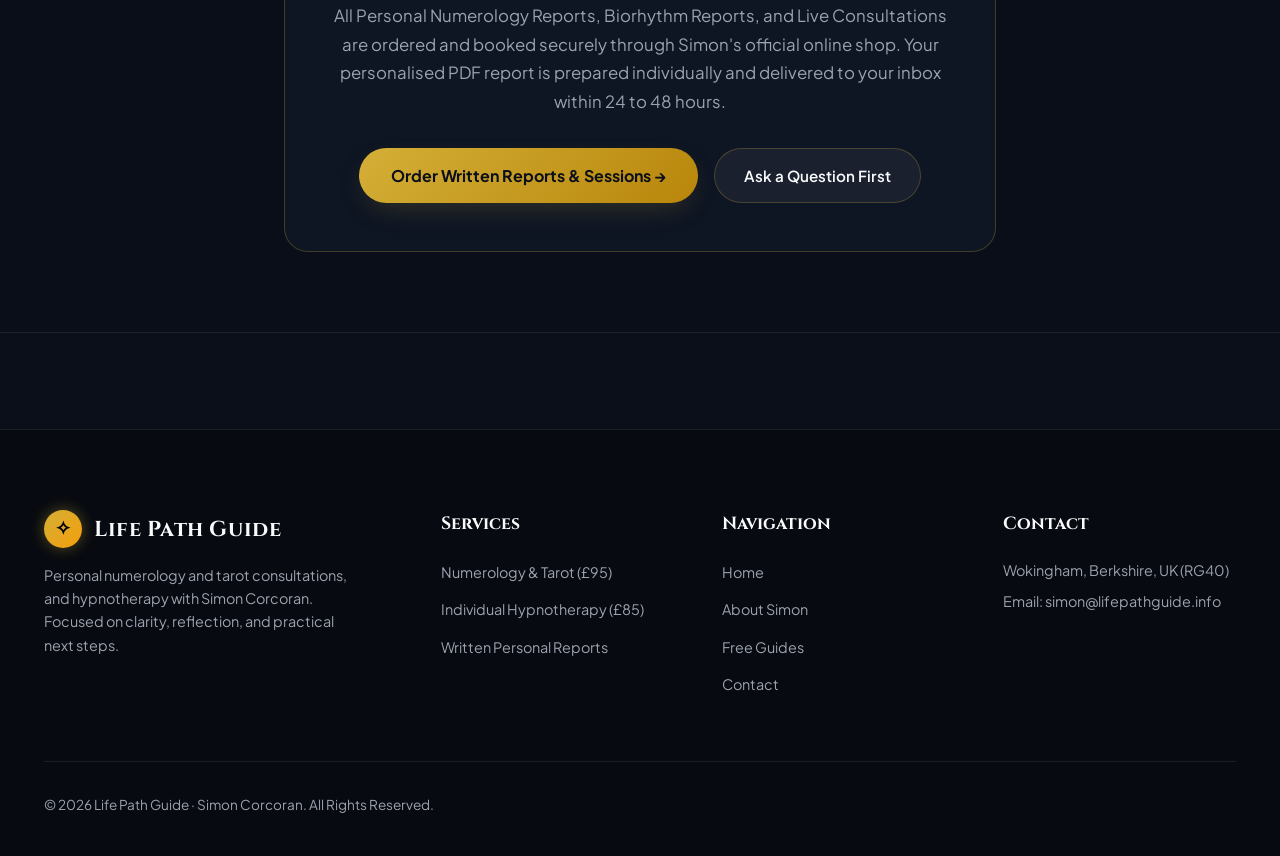
<file: LifePathGuide/written-reports.html>
<!DOCTYPE html>
<html lang="en">
<head>
  <meta charset="UTF-8">
  <meta name="viewport" content="width=device-width, initial-scale=1.0">
  <title>Written Personal Forecast Reports | Life Path Guide | Simon Corcoran</title>
  <meta name="description" content="Personalised written numerology forecasts and personal cycle overviews prepared by Simon Corcoran. Delivered by email within 24–48 hours.">
  <link rel="stylesheet" href="styles.css">
</head>
<body>

  <!-- HEADER -->
  <header class="site-header">
    <div class="container header-container">
      <a href="index.html" class="brand-logo">
        <span class="symbol">✧</span>
        <span>Life Path Guide</span>
      </a>

      <ul class="nav-links">
        <li><a href="index.html" class="nav-link">Home</a></li>
        <li><a href="numerology-tarot.html" class="nav-link">Numerology and Tarot</a></li>
        <li><a href="hypnotherapy.html" class="nav-link">Hypnotherapy</a></li>
        <li><a href="written-reports.html" class="nav-link active">Written Reports</a></li>
        <li><a href="about.html" class="nav-link">About Simon</a></li>
        <li><a href="free-guides.html" class="nav-link">Free Guides</a></li>
        <li><a href="contact.html" class="nav-link">Contact</a></li>
      </ul>

      <a href="https://www.thecelestialnavigator.com/category/all-products" target="_blank" rel="noopener noreferrer" class="nav-cta-btn">
        <span>Book &amp; Shop</span>
      </a>

      <button class="mobile-menu-toggle" aria-label="Toggle Mobile Menu">☰</button>
    </div>
  </header>

  <!-- PAGE HERO -->
  <section class="page-hero">
    <div class="container page-hero-grid">
      <div>
        <div class="badge-pill">
          <span class="icon-dot"></span>
          <span>Personally Calculated • 24–48 Hr Emailed PDF</span>
        </div>
        <h1 style="font-size: 3rem; margin-bottom: 1.25rem;">Written Personal Forecast Reports</h1>
        <p style="font-size: 1.15rem; line-height: 1.7; color: var(--text-muted); margin-bottom: 2rem;">
          Prefer reading your insights in your own time? Receive a comprehensive, personally assembled PDF analysis of your core numbers, current personal year cycle, and upcoming energetic themes.
        </p>
        <a href="https://www.thecelestialnavigator.com/category/all-products" target="_blank" rel="noopener noreferrer" class="btn-primary">
          <span>Order a Written Report in Shop</span>
          <span>→</span>
        </a>
      </div>

      <div class="hero-media-card">
        <img src="assets/images/biorhythm-report.jpg" alt="Written Forecast Report Preview">
      </div>
    </div>
  </section>

  <!-- REPORT OPTIONS -->
  <section class="detail-section container">
    <div class="grid-3">
      <div class="product-card">
        <div class="card-body">
          <span class="card-tag">30-Day Window</span>
          <h3>Monthly Numerology Overview</h3>
          <p class="card-pitch">A focused examination of your current personal month cycle, key focal days, and practical guidance for the month ahead.</p>
          <ul class="card-features">
            <li>Calculated from your unique birth date</li>
            <li>Key theme transitions and optimal timing</li>
            <li>Delivered as a clean, printable PDF</li>
          </ul>
          <div class="card-footer">
            <span class="card-price">£45</span>
            <a href="https://www.thecelestialnavigator.com/category/all-products" target="_blank" rel="noopener noreferrer" class="btn-primary">Order in Shop</a>
          </div>
        </div>
      </div>

      <div class="product-card" style="border-color: var(--gold-primary);">
        <div class="card-body">
          <span class="card-tag" style="background: var(--gold-glow); color: #000;">Most Popular</span>
          <h3>Annual Personal Year Blueprint</h3>
          <p class="card-pitch">A complete 12-month guide exploring your dominant personal cycle year, major developmental milestones, and strategic choices.</p>
          <ul class="card-features">
            <li>Full Life Path & Personal Year analysis</li>
            <li>Quarter-by-quarter energetic rhythms</li>
            <li>Custom reflection prompts for your journal</li>
          </ul>
          <div class="card-footer">
            <span class="card-price">£75</span>
            <a href="https://www.thecelestialnavigator.com/category/all-products" target="_blank" rel="noopener noreferrer" class="btn-primary">Order in Shop</a>
          </div>
        </div>
      </div>

      <div class="product-card">
        <div class="card-body">
          <span class="card-tag">Full Consultation</span>
          <h3>60-Min Live Session + Report</h3>
          <p class="card-pitch">Combine live 1:1 conversation and tarot exploration with a complete post-session written summary included.</p>
          <ul class="card-features">
            <li>60 minutes 1:1 on Zoom with Simon</li>
            <li>Live tarot consultation on your specific questions</li>
            <li>Full written summary delivered afterwards</li>
          </ul>
          <div class="card-footer">
            <span class="card-price">£95</span>
            <a href="https://www.thecelestialnavigator.com/category/all-products" target="_blank" rel="noopener noreferrer" class="btn-primary">Book in Shop</a>
          </div>
        </div>
      </div>
    </div>
  </section>

  <!-- ORDER VIA SHOP SECTION -->
  <section id="orderForm" style="background: rgba(11, 15, 25, 0.7); padding: 5rem 0; border-top: 1px solid var(--border-subtle); border-bottom: 1px solid var(--border-subtle);">
    <div class="container" style="max-width: 760px;">
      <div style="background: var(--bg-card); padding: 3rem; border-radius: 24px; border: 1px solid var(--border-glow); text-align: center;">
        <div class="badge-pill">
          <span class="icon-dot"></span>
          <span>Official Online Shop</span>
        </div>
        <h2 style="font-size: 2rem; margin-bottom: 0.75rem;">Order Your Written Report in the Shop</h2>
        <p style="font-size: 1.05rem; line-height: 1.7; color: var(--text-muted); margin-bottom: 2rem;">
          All Personal Numerology Reports, Biorhythm Reports, and Live Consultations are ordered and booked securely through Simon's official online shop. Your personalised PDF report is prepared individually and delivered to your inbox within 24 to 48 hours.
        </p>

        <div style="display: flex; gap: 1rem; justify-content: center; flex-wrap: wrap;">
          <a href="https://www.thecelestialnavigator.com/category/all-products" target="_blank" rel="noopener noreferrer" class="btn-primary">
            Order Written Reports &amp; Sessions →
          </a>
          <a href="contact.html" class="btn-secondary">
            Ask a Question First
          </a>
        </div>
      </div>
    </div>
  </section>

  <!-- FOOTER -->
  <footer class="site-footer">
    <div class="container">
      <div class="footer-grid">
        <div class="footer-brand">
          <a href="index.html" class="brand-logo">
            <span class="symbol">✧</span>
            <span>Life Path Guide</span>
          </a>
          <p>Personal numerology and tarot consultations, and hypnotherapy with Simon Corcoran. Focused on clarity, reflection, and practical next steps.</p>
        </div>
        <div class="footer-col">
          <h5>Services</h5>
          <ul class="footer-links">
            <li><a href="numerology-tarot.html">Numerology & Tarot (£95)</a></li>
            <li><a href="hypnotherapy.html">Individual Hypnotherapy (£85)</a></li>
            <li><a href="written-reports.html">Written Personal Reports</a></li>
          </ul>
        </div>
        <div class="footer-col">
          <h5>Navigation</h5>
          <ul class="footer-links">
            <li><a href="index.html">Home</a></li>
            <li><a href="about.html">About Simon</a></li>
            <li><a href="free-guides.html">Free Guides</a></li>
            <li><a href="contact.html">Contact</a></li>
          </ul>
        </div>
        <div class="footer-col">
          <h5>Contact</h5>
          <p style="font-size: 0.9rem; color: var(--text-muted);">Wokingham, Berkshire, UK (RG40)</p>
          <p style="font-size: 0.9rem; color: var(--text-muted); margin-top: 0.5rem;">Email: simon@lifepathguide.info</p>
        </div>
      </div>
      <div class="footer-bottom">
        <p>&copy; 2026 Life Path Guide · Simon Corcoran. All Rights Reserved.</p>
      </div>
    </div>
  </footer>

  <!-- BOOKING MODAL -->
  <div id="bookingModal" class="modal-overlay">
    <div class="modal-card">
      <button id="closeBookingModal" class="modal-close-btn" aria-label="Close modal">✕</button>
      
      <div id="bookingFormWrapper">
        <h3 class="modal-title">Enquire About a Session or Report</h3>
        <p class="modal-subtitle">Share your preferred service and questions. Simon will personally review your enquiry and respond within 24 hours.</p>

        <form id="bookingForm" class="form-grid">
          <div class="form-field">
            <label for="bookingServiceSelect">Service Selected</label>
            <select id="bookingServiceSelect" required>
              <option value="Annual Personal Year Blueprint (£75)">Annual Personal Year Blueprint (£75)</option>
              <option value="Monthly Numerology Overview (£45)">Monthly Numerology Overview (£45)</option>
              <option value="Numerology & Tarot Consultation (60 Mins)">Numerology & Tarot Consultation (60 Mins Zoom · £95)</option>
            </select>
          </div>

          <div class="form-field">
            <label for="bookName">Your Full Name</label>
            <input type="text" id="bookName" placeholder="e.g. Sarah Jenkins" required>
          </div>

          <div class="form-field">
            <label for="bookEmail">Email Address</label>
            <input type="email" id="bookEmail" placeholder="sarah@example.com" required>
          </div>

          <div class="form-field">
            <label for="bookDate">Date of Birth or Preferred Delivery Window</label>
            <input type="text" id="bookDate" placeholder="e.g. 15/05/1982">
          </div>

          <div class="form-field">
            <label for="bookNotes">Specific focus or questions</label>
            <textarea id="bookNotes" placeholder="Share what areas you would like emphasized..."></textarea>
          </div>

          <button type="submit" class="btn-primary" style="width: 100%; justify-content: center; margin-top: 1rem;">
            Submit Request to Simon
          </button>
        </form>
      </div>

      <div id="bookingSuccessDisplay" style="display: none;" class="modal-confirmation-state">
        <div class="confirmation-check-icon">✓</div>
        <h3 style="font-size: 1.5rem; margin-bottom: 0.5rem; color: var(--text-main);">Enquiry Received</h3>
        <p class="confirmation-next-steps">
          Thank you, <strong id="confirmName"></strong>! Simon will review your request and reply to <strong id="confirmEmail"></strong> within 24 hours with confirmed dates and preparation details.
        </p>

        <div class="confirmation-summary-card">
          <dl>
            <dt>Service:</dt>
            <dd id="confirmService"></dd>
            <dt>Preferred Time:</dt>
            <dd id="confirmTime"></dd>
          </dl>
        </div>

        <div style="display: flex; gap: 1rem; justify-content: center; margin-top: 1.5rem; flex-wrap: wrap;">
          <a id="emailClientFallbackLink" href="#" class="btn-secondary" style="font-size: 0.85rem;">
            Open in Your Email Client
          </a>
          <button id="closeConfirmBtn" class="btn-primary" style="font-size: 0.85rem;">
            Done
          </button>
        </div>
      </div>
    </div>
  </div>

  <script type="module" src="./main.js"></script>
</body>
</html>
</file>
<file: LifePathGuide/styles.css>
/* ==========================================================================
   LIFE PATH GUIDE - Core Design System & Styling
   Domain: lifepathguide.info | Practicioner: Simon Corcoran
   Theme: Premium Dark Celestial & Human-Led Mindset Transformation
   ========================================================================== */

@import url('https://fonts.googleapis.com/css2?family=Cinzel:wght@500;600;700;800&family=Plus+Jakarta+Sans:wght@300;400;500;600;700&display=swap');

:root {
  /* Color Tokens */
  --bg-dark: #0B0F19;
  --bg-card: rgba(17, 24, 39, 0.75);
  --bg-card-hover: rgba(26, 36, 56, 0.85);
  --bg-nav: rgba(11, 15, 25, 0.85);
  
  --gold-primary: #D4AF37;
  --gold-glow: #F59E0B;
  --gold-light: #FDE047;
  
  --cyan-accent: #06B6D4;
  --cyan-glow: #38BDF8;
  --purple-accent: #8B5CF6;
  
  --text-main: #F9FAFB;
  --text-muted: #9CA3AF;
  --text-dim: #6B7280;
  
  --border-glow: rgba(212, 175, 55, 0.25);
  --border-subtle: rgba(255, 255, 255, 0.08);
  
  /* Fonts */
  --font-heading: 'Cinzel', serif;
  --font-body: 'Plus Jakarta Sans', -apple-system, BlinkMacSystemFont, sans-serif;
  
  /* Transition & Shadow */
  --transition-fast: 0.2s cubic-bezier(0.4, 0, 0.2, 1);
  --transition-smooth: 0.35s cubic-bezier(0.16, 1, 0.3, 1);
  --shadow-gold: 0 10px 30px -10px rgba(212, 175, 55, 0.25);
  --shadow-card: 0 20px 40px rgba(0, 0, 0, 0.5);
}

/* Reset & Base */
*, *::before, *::after {
  box-sizing: border-box;
  margin: 0;
  padding: 0;
}

html {
  scroll-behavior: smooth;
  font-size: 16px;
}

body {
  background-color: var(--bg-dark);
  color: var(--text-main);
  font-family: var(--font-body);
  line-height: 1.6;
  overflow-x: hidden;
  position: relative;
  background-image: 
    radial-gradient(circle at 15% 15%, rgba(6, 182, 212, 0.08) 0%, transparent 40%),
    radial-gradient(circle at 85% 65%, rgba(212, 175, 55, 0.08) 0%, transparent 45%),
    radial-gradient(circle at 50% 90%, rgba(139, 92, 246, 0.06) 0%, transparent 50%);
  background-attachment: fixed;
}

/* Typography */
h1, h2, h3, h4, .brand-logo {
  font-family: var(--font-heading);
  letter-spacing: 0.03em;
  color: var(--text-main);
  line-height: 1.25;
}

p {
  color: var(--text-muted);
}

a {
  color: var(--gold-primary);
  text-decoration: none;
  transition: color var(--transition-fast);
}

a:hover {
  color: var(--gold-light);
}

/* Container */
.container {
  width: 100%;
  max-width: 1240px;
  margin: 0 auto;
  padding: 0 1.5rem;
}

/* Header & Navigation */
.site-header {
  position: fixed;
  top: 0;
  left: 0;
  right: 0;
  z-index: 1000;
  background: var(--bg-nav);
  backdrop-filter: blur(16px);
  border-bottom: 1px solid var(--border-subtle);
  transition: all var(--transition-fast);
}

.header-container {
  display: flex;
  align-items: center;
  justify-content: space-between;
  height: 80px;
}

.brand-logo {
  display: flex;
  align-items: center;
  gap: 0.75rem;
  font-size: 1.35rem;
  font-weight: 700;
  color: var(--text-main);
}

.brand-logo .symbol {
  width: 38px;
  height: 38px;
  background: linear-gradient(135deg, var(--gold-primary), var(--gold-glow));
  border-radius: 50%;
  display: flex;
  align-items: center;
  justify-content: center;
  font-size: 1.2rem;
  color: #000;
  box-shadow: 0 0 15px rgba(212, 175, 55, 0.4);
}

.nav-links {
  display: flex;
  align-items: center;
  gap: 1.75rem;
  list-style: none;
}

.nav-link {
  color: var(--text-muted);
  font-size: 0.95rem;
  font-weight: 500;
  transition: color var(--transition-fast);
  position: relative;
  padding: 0.5rem 0;
}

.nav-link:hover, .nav-link.active {
  color: var(--gold-primary);
}

.nav-link.active::after {
  content: '';
  position: absolute;
  bottom: 0;
  left: 0;
  width: 100%;
  height: 2px;
  background: linear-gradient(90deg, var(--gold-primary), var(--cyan-accent));
  border-radius: 2px;
}

.nav-cta-btn {
  background: linear-gradient(135deg, var(--gold-primary), #B8860B);
  color: #0B0F19;
  font-weight: 700;
  font-size: 0.9rem;
  padding: 0.7rem 1.4rem;
  border-radius: 50px;
  text-transform: uppercase;
  letter-spacing: 0.05em;
  box-shadow: var(--shadow-gold);
  transition: all var(--transition-fast);
  display: inline-flex;
  align-items: center;
  gap: 0.5rem;
  border: none;
  cursor: pointer;
}

.nav-cta-btn:hover {
  transform: translateY(-2px);
  box-shadow: 0 12px 35px -5px rgba(212, 175, 55, 0.45);
  color: #000;
}

.mobile-menu-toggle {
  display: none;
  background: none;
  border: none;
  color: var(--text-main);
  font-size: 1.5rem;
  cursor: pointer;
}

/* Badge / Pills */
.badge-pill {
  display: inline-flex;
  align-items: center;
  gap: 0.5rem;
  padding: 0.4rem 1rem;
  border-radius: 50px;
  font-size: 0.85rem;
  font-weight: 600;
  letter-spacing: 0.05em;
  text-transform: uppercase;
  background: rgba(212, 175, 55, 0.1);
  border: 1px solid rgba(212, 175, 55, 0.3);
  color: var(--gold-light);
  margin-bottom: 1.25rem;
}

.badge-pill .icon-dot {
  width: 8px;
  height: 8px;
  background: var(--gold-glow);
  border-radius: 50%;
  box-shadow: 0 0 10px var(--gold-glow);
}

/* Hero Section */
.hero-section {
  padding: 170px 0 90px;
  position: relative;
}

.hero-grid {
  display: grid;
  grid-template-columns: 1.1fr 0.9fr;
  gap: 4rem;
  align-items: center;
}

.hero-content h1 {
  font-size: 3.2rem;
  margin-bottom: 1.5rem;
  background: linear-gradient(135deg, #FFFFFF 30%, var(--gold-light) 100%);
  -webkit-background-clip: text;
  -webkit-text-fill-color: transparent;
}

.hero-content p.hero-subtitle {
  font-size: 1.15rem;
  line-height: 1.7;
  margin-bottom: 2rem;
  color: var(--text-muted);
}

.hero-ctas {
  display: flex;
  align-items: center;
  gap: 1.25rem;
  flex-wrap: wrap;
}

.btn-primary {
  background: linear-gradient(135deg, var(--gold-primary), #B8860B);
  color: #0B0F19;
  font-weight: 700;
  padding: 0.9rem 2rem;
  border-radius: 50px;
  font-size: 1rem;
  box-shadow: var(--shadow-gold);
  border: none;
  cursor: pointer;
  display: inline-flex;
  align-items: center;
  gap: 0.6rem;
  transition: all var(--transition-fast);
}

.btn-primary:hover {
  transform: translateY(-2px);
  box-shadow: 0 15px 40px rgba(212, 175, 55, 0.4);
  color: #000;
}

.btn-secondary {
  background: rgba(255, 255, 255, 0.05);
  border: 1px solid var(--border-glow);
  color: var(--text-main);
  font-weight: 600;
  padding: 0.9rem 1.8rem;
  border-radius: 50px;
  font-size: 0.95rem;
  display: inline-flex;
  align-items: center;
  gap: 0.5rem;
  transition: all var(--transition-fast);
  cursor: pointer;
}

.btn-secondary:hover {
  background: rgba(212, 175, 55, 0.15);
  border-color: var(--gold-primary);
  color: var(--gold-light);
}

.hero-media-card {
  position: relative;
  border-radius: 24px;
  overflow: hidden;
  background: var(--bg-card);
  border: 1px solid var(--border-glow);
  box-shadow: var(--shadow-card);
}

.hero-media-card img {
  width: 100%;
  height: 480px;
  object-fit: cover;
  display: block;
}

.hero-overlay-tag {
  position: absolute;
  bottom: 20px;
  left: 20px;
  right: 20px;
  background: rgba(11, 15, 25, 0.85);
  backdrop-filter: blur(12px);
  padding: 1.25rem;
  border-radius: 16px;
  border: 1px solid var(--border-glow);
  display: flex;
  align-items: center;
  gap: 1rem;
}

.hero-overlay-tag .tag-icon {
  font-size: 1.8rem;
  color: var(--gold-primary);
}

.hero-overlay-tag p {
  font-size: 0.9rem;
  color: var(--text-main);
  margin: 0;
  font-weight: 500;
}

/* Core Differentiator Banner */
.differentiator-banner {
  padding: 3rem 0;
  background: linear-gradient(90deg, rgba(212, 175, 55, 0.05), rgba(6, 182, 212, 0.08), rgba(212, 175, 55, 0.05));
  border-top: 1px solid var(--border-subtle);
  border-bottom: 1px solid var(--border-subtle);
  margin: 3rem 0;
}

.banner-content {
  display: flex;
  align-items: center;
  justify-content: center;
  gap: 2rem;
  text-align: center;
  flex-wrap: wrap;
}

.banner-badge {
  font-family: var(--font-heading);
  font-size: 1.25rem;
  color: var(--gold-primary);
  display: flex;
  align-items: center;
  gap: 0.6rem;
}

.banner-text {
  font-size: 1.05rem;
  color: var(--text-main);
  max-width: 700px;
}

/* Section Header */
.section-header {
  text-align: center;
  max-width: 760px;
  margin: 0 auto 3.5rem;
}

.section-header h2 {
  font-size: 2.4rem;
  margin-bottom: 1rem;
}

.section-header p {
  font-size: 1.1rem;
}

/* Cards Grid Layout */
.grid-3 {
  display: grid;
  grid-template-columns: repeat(3, 1fr);
  gap: 2rem;
}

.grid-2 {
  display: grid;
  grid-template-columns: repeat(2, 1fr);
  gap: 2.5rem;
}

.product-card {
  background: var(--bg-card);
  backdrop-filter: blur(16px);
  border: 1px solid var(--border-subtle);
  border-radius: 20px;
  overflow: hidden;
  transition: all var(--transition-smooth);
  display: flex;
  flex-direction: column;
  position: relative;
}

.product-card:hover {
  transform: translateY(-8px);
  border-color: var(--border-glow);
  box-shadow: 0 20px 45px rgba(0, 0, 0, 0.6), 0 0 25px rgba(212, 175, 55, 0.15);
  background: var(--bg-card-hover);
}

.card-img-wrapper {
  position: relative;
  height: 230px;
  overflow: hidden;
}

.card-img-wrapper img {
  width: 100%;
  height: 100%;
  object-fit: cover;
  transition: transform 0.6s ease;
}

.product-card:hover .card-img-wrapper img {
  transform: scale(1.05);
}

.card-tag {
  position: absolute;
  top: 15px;
  right: 15px;
  background: rgba(11, 15, 25, 0.85);
  backdrop-filter: blur(8px);
  border: 1px solid var(--gold-primary);
  color: var(--gold-light);
  font-size: 0.8rem;
  font-weight: 700;
  padding: 0.35rem 0.85rem;
  border-radius: 50px;
}

.card-body {
  padding: 2rem;
  display: flex;
  flex-direction: column;
  flex-grow: 1;
}

.card-body h3 {
  font-size: 1.45rem;
  margin-bottom: 0.75rem;
}

.card-body p.card-pitch {
  font-size: 0.95rem;
  margin-bottom: 1.25rem;
  line-height: 1.6;
}

.card-features {
  list-style: none;
  margin-bottom: 1.75rem;
  flex-grow: 1;
}

.card-features li {
  font-size: 0.9rem;
  color: var(--text-main);
  margin-bottom: 0.6rem;
  display: flex;
  align-items: flex-start;
  gap: 0.6rem;
}

.card-features li::before {
  content: "✦";
  color: var(--gold-primary);
  font-size: 0.85rem;
  line-height: 1.4;
}

.card-footer {
  margin-top: auto;
  display: flex;
  align-items: center;
  justify-content: space-between;
  gap: 1rem;
  padding-top: 1rem;
  border-top: 1px solid var(--border-subtle);
}

.card-price {
  font-size: 1.2rem;
  font-weight: 700;
  color: var(--gold-light);
  font-family: var(--font-heading);
}

/* Interactive Life Path Calculator Section */
.calculator-section {
  padding: 6rem 0;
  background: relative;
}

.calculator-box {
  background: linear-gradient(135deg, rgba(17, 24, 39, 0.9), rgba(11, 15, 25, 0.95));
  backdrop-filter: blur(20px);
  border: 1px solid var(--border-glow);
  border-radius: 28px;
  padding: 3.5rem 3rem;
  box-shadow: var(--shadow-card);
  max-width: 900px;
  margin: 0 auto;
  position: relative;
  overflow: hidden;
}

.calculator-box::before {
  content: '';
  position: absolute;
  top: -50%;
  left: -50%;
  width: 200%;
  height: 200%;
  background: radial-gradient(circle at 50% 50%, rgba(212, 175, 55, 0.05) 0%, transparent 60%);
  pointer-events: none;
}

.calc-inputs {
  display: grid;
  grid-template-columns: repeat(3, 1fr) auto;
  gap: 1.25rem;
  align-items: end;
  margin-top: 2rem;
}

.input-group {
  display: flex;
  flex-direction: column;
  gap: 0.5rem;
}

.input-group label {
  font-size: 0.85rem;
  font-weight: 600;
  text-transform: uppercase;
  letter-spacing: 0.05em;
  color: var(--text-muted);
}

.input-group select, .input-group input {
  background: rgba(255, 255, 255, 0.06);
  border: 1px solid var(--border-glow);
  color: var(--text-main);
  padding: 0.85rem 1rem;
  border-radius: 12px;
  font-size: 1rem;
  font-family: var(--font-body);
  outline: none;
  transition: border-color var(--transition-fast);
}

.input-group select:focus, .input-group input:focus {
  border-color: var(--gold-primary);
  box-shadow: 0 0 12px rgba(212, 175, 55, 0.3);
}

.calc-result-display {
  margin-top: 2.5rem;
  padding: 2rem;
  background: rgba(11, 15, 25, 0.7);
  border-radius: 20px;
  border: 1px solid var(--border-glow);
  display: none;
  animation: fadeIn 0.4s ease forwards;
}

@keyframes fadeIn {
  from { opacity: 0; transform: translateY(10px); }
  to { opacity: 1; transform: translateY(0); }
}

.calc-result-header {
  display: flex;
  align-items: center;
  gap: 1.5rem;
  margin-bottom: 1.25rem;
}

.number-badge {
  width: 70px;
  height: 70px;
  border-radius: 50%;
  background: linear-gradient(135deg, var(--gold-primary), var(--gold-glow));
  color: #000;
  display: flex;
  align-items: center;
  justify-content: center;
  font-size: 2.2rem;
  font-weight: 800;
  font-family: var(--font-heading);
  box-shadow: 0 0 25px rgba(212, 175, 55, 0.5);
  flex-shrink: 0;
}

.calc-result-header h4 {
  font-size: 1.6rem;
  color: var(--gold-light);
}

.calc-result-header p {
  font-size: 0.95rem;
  color: var(--cyan-accent);
}

.calc-result-body p {
  font-size: 1rem;
  line-height: 1.7;
  color: var(--text-main);
  margin-bottom: 1.5rem;
}

/* About Section */
.about-section {
  padding: 6rem 0;
}

.about-grid {
  display: grid;
  grid-template-columns: 0.9fr 1.1fr;
  gap: 4rem;
  align-items: center;
}

.about-img-frame {
  position: relative;
  border-radius: 24px;
  overflow: hidden;
  border: 1px solid var(--border-glow);
  box-shadow: var(--shadow-card);
}

.about-img-frame img {
  width: 100%;
  height: auto;
  display: block;
}

.about-content h2 {
  font-size: 2.5rem;
  margin-bottom: 1.5rem;
}

.about-bio {
  font-size: 1.05rem;
  line-height: 1.8;
  color: var(--text-muted);
  margin-bottom: 1.5rem;
}

.philosophy-box {
  background: rgba(212, 175, 55, 0.05);
  border-left: 4px solid var(--gold-primary);
  padding: 1.25rem 1.5rem;
  border-radius: 0 16px 16px 0;
  margin-bottom: 2rem;
}

.philosophy-box p {
  font-style: italic;
  color: var(--text-main);
  font-size: 1.05rem;
}

/* Free Guides / Lead Magnets */
.lead-magnets-section {
  padding: 6rem 0;
  background: rgba(11, 15, 25, 0.4);
}

.guide-card {
  background: var(--bg-card);
  border: 1px solid var(--border-subtle);
  border-radius: 24px;
  padding: 2.5rem;
  display: flex;
  flex-direction: column;
  transition: all var(--transition-smooth);
  position: relative;
}

.guide-card:hover {
  transform: translateY(-6px);
  border-color: var(--cyan-accent);
  box-shadow: 0 20px 40px rgba(6, 182, 212, 0.15);
}

.guide-badge {
  color: var(--cyan-accent);
  font-size: 0.85rem;
  font-weight: 700;
  text-transform: uppercase;
  letter-spacing: 0.05em;
  margin-bottom: 1rem;
}

.guide-card h3 {
  font-size: 1.6rem;
  margin-bottom: 1rem;
}

.guide-card p {
  font-size: 0.95rem;
  line-height: 1.6;
  margin-bottom: 2rem;
  flex-grow: 1;
}

/* Modal Windows */
.modal-overlay {
  position: fixed;
  top: 0;
  left: 0;
  right: 0;
  bottom: 0;
  background: rgba(5, 7, 12, 0.85);
  backdrop-filter: blur(12px);
  z-index: 2000;
  display: flex;
  align-items: center;
  justify-content: center;
  padding: 1.5rem;
  opacity: 0;
  visibility: hidden;
  transition: all var(--transition-smooth);
}

.modal-overlay.active {
  opacity: 1;
  visibility: visible;
}

.modal-card {
  background: var(--bg-dark);
  border: 1px solid var(--border-glow);
  border-radius: 28px;
  max-width: 620px;
  width: 100%;
  max-height: 90vh;
  overflow-y: auto;
  padding: 3rem 2.5rem;
  position: relative;
  box-shadow: 0 25px 60px rgba(0, 0, 0, 0.8);
  transform: scale(0.92);
  transition: transform var(--transition-smooth);
}

.modal-overlay.active .modal-card {
  transform: scale(1);
}

.modal-close-btn {
  position: absolute;
  top: 20px;
  right: 20px;
  background: rgba(255, 255, 255, 0.08);
  border: none;
  color: var(--text-main);
  width: 38px;
  height: 38px;
  border-radius: 50%;
  display: flex;
  align-items: center;
  justify-content: center;
  font-size: 1.2rem;
  cursor: pointer;
  transition: background var(--transition-fast);
}

.modal-close-btn:hover {
  background: rgba(212, 175, 55, 0.2);
  color: var(--gold-light);
}

.modal-title {
  font-size: 1.8rem;
  margin-bottom: 0.5rem;
}

.modal-subtitle {
  font-size: 0.95rem;
  margin-bottom: 2rem;
}

.form-grid {
  display: flex;
  flex-direction: column;
  gap: 1.25rem;
}

.form-field {
  display: flex;
  flex-direction: column;
  gap: 0.4rem;
}

.form-field label {
  font-size: 0.85rem;
  font-weight: 600;
  color: var(--text-muted);
}

.form-field input, .form-field select, .form-field textarea {
  background: rgba(255, 255, 255, 0.05);
  border: 1px solid var(--border-subtle);
  color: var(--text-main);
  padding: 0.85rem 1rem;
  border-radius: 12px;
  font-size: 0.95rem;
  font-family: var(--font-body);
  outline: none;
}

.form-field input:focus, .form-field select:focus, .form-field textarea:focus {
  border-color: var(--gold-primary);
  box-shadow: 0 0 10px rgba(212, 175, 55, 0.25);
}

.form-field textarea {
  resize: vertical;
  min-height: 100px;
}

/* Product Detail Page Specifics */
.page-hero {
  padding: 160px 0 70px;
  background: linear-gradient(180deg, rgba(11, 15, 25, 0.8) 0%, var(--bg-dark) 100%);
  border-bottom: 1px solid var(--border-subtle);
}

.page-hero-grid {
  display: grid;
  grid-template-columns: 1.1fr 0.9fr;
  gap: 3.5rem;
  align-items: center;
}

.detail-section {
  padding: 5rem 0;
}

.feature-box-grid {
  display: grid;
  grid-template-columns: repeat(3, 1fr);
  gap: 2rem;
  margin-top: 3rem;
}

.feature-box {
  background: var(--bg-card);
  border: 1px solid var(--border-subtle);
  border-radius: 20px;
  padding: 2rem;
}

.feature-box .box-icon {
  width: 50px;
  height: 50px;
  border-radius: 12px;
  background: rgba(212, 175, 55, 0.1);
  border: 1px solid var(--border-glow);
  color: var(--gold-primary);
  display: flex;
  align-items: center;
  justify-content: center;
  font-size: 1.5rem;
  margin-bottom: 1.25rem;
}

.feature-box h4 {
  font-size: 1.25rem;
  margin-bottom: 0.75rem;
}

.feature-box p {
  font-size: 0.9rem;
  line-height: 1.6;
}

/* Footer */
.site-footer {
  background: #070A10;
  border-top: 1px solid var(--border-subtle);
  padding: 5rem 0 2.5rem;
  margin-top: 6rem;
}

.footer-grid {
  display: grid;
  grid-template-columns: 1.5fr repeat(3, 1fr);
  gap: 3rem;
  margin-bottom: 4rem;
}

.footer-brand p {
  font-size: 0.9rem;
  margin-top: 1rem;
  max-width: 320px;
}

.footer-col h5 {
  font-family: var(--font-heading);
  font-size: 1.1rem;
  color: var(--text-main);
  margin-bottom: 1.25rem;
}

.footer-links {
  list-style: none;
  display: flex;
  flex-direction: column;
  gap: 0.75rem;
}

.footer-links a {
  color: var(--text-muted);
  font-size: 0.9rem;
}

.footer-links a:hover {
  color: var(--gold-light);
}

.footer-bottom {
  padding-top: 2rem;
  border-top: 1px solid var(--border-subtle);
  display: flex;
  align-items: center;
  justify-content: space-between;
  font-size: 0.85rem;
  color: var(--text-dim);
  flex-wrap: wrap;
  gap: 1rem;
}

.satellite-link {
  color: var(--cyan-accent);
  font-size: 0.85rem;
}

.satellite-link:hover {
  text-decoration: underline;
}

/* Responsive Media Queries */
@media (max-width: 1024px) {
  .hero-grid, .page-hero-grid, .about-grid {
    grid-template-columns: 1fr;
    gap: 3rem;
  }
  
  .grid-3, .feature-box-grid {
    grid-template-columns: repeat(2, 1fr);
  }
  
  .footer-grid {
    grid-template-columns: repeat(2, 1fr);
  }
}

@media (max-width: 768px) {
  .nav-links {
    display: none;
  }
  
  .mobile-menu-toggle {
    display: block;
  }
  
  .hero-content h1 {
    font-size: 2.3rem;
  }
  
  .grid-3, .grid-2, .feature-box-grid {
    grid-template-columns: 1fr;
  }
  
  .calc-inputs {
    grid-template-columns: 1fr;
  }
  
  .footer-grid {
    grid-template-columns: 1fr;
  }
  
  .banner-content {
    flex-direction: column;
    gap: 1rem;
  }
}

/* ==========================================================================
   Additional Components (Richard Knight Website Review Updates)
   ========================================================================== */

/* Situations Visitors Explore */
.situations-grid {
  display: grid;
  grid-template-columns: repeat(4, 1fr);
  gap: 1.5rem;
  margin-top: 2.5rem;
}

.situation-card {
  background: var(--bg-card);
  border: 1px solid var(--border-subtle);
  border-radius: 16px;
  padding: 1.75rem 1.5rem;
  transition: transform var(--transition-fast), border-color var(--transition-fast), box-shadow var(--transition-fast);
  display: flex;
  flex-direction: column;
  position: relative;
}

.situation-card:hover {
  transform: translateY(-4px);
  border-color: var(--border-glow);
  box-shadow: 0 12px 30px rgba(0, 0, 0, 0.35);
}

.situation-icon {
  font-size: 1.75rem;
  margin-bottom: 1rem;
  display: inline-block;
}

.situation-card h4 {
  font-size: 1.15rem;
  margin-bottom: 0.6rem;
  color: var(--text-main);
}

.situation-card p {
  font-size: 0.92rem;
  line-height: 1.6;
  color: var(--text-muted);
}

/* Consultation Main Spotlight Card */
.consultation-spotlight {
  background: linear-gradient(145deg, rgba(17, 24, 39, 0.9) 0%, rgba(26, 36, 56, 0.7) 100%);
  border: 1px solid var(--border-glow);
  border-radius: 24px;
  padding: 3rem;
  margin-top: 2rem;
  box-shadow: 0 20px 50px rgba(0, 0, 0, 0.45), 0 0 30px rgba(212, 175, 55, 0.08);
  display: grid;
  grid-template-columns: 1.2fr 0.8fr;
  gap: 3rem;
  align-items: center;
}

.consultation-specs {
  display: flex;
  flex-wrap: wrap;
  gap: 1rem;
  margin: 1.5rem 0;
}

.spec-badge {
  background: rgba(212, 175, 55, 0.12);
  border: 1px solid rgba(212, 175, 55, 0.3);
  color: var(--gold-light);
  font-size: 0.85rem;
  font-weight: 600;
  padding: 0.45rem 1rem;
  border-radius: 50px;
  display: inline-flex;
  align-items: center;
  gap: 0.5rem;
}

.consultation-journey-list {
  list-style: none;
  margin: 1.5rem 0;
  display: flex;
  flex-direction: column;
  gap: 1rem;
}

.consultation-journey-list li {
  display: flex;
  align-items: flex-start;
  gap: 0.85rem;
  font-size: 0.95rem;
  color: var(--text-muted);
}

.journey-step-num {
  background: var(--gold-primary);
  color: #0B0F19;
  font-weight: 700;
  width: 24px;
  height: 24px;
  border-radius: 50%;
  display: inline-flex;
  align-items: center;
  justify-content: center;
  font-size: 0.75rem;
  flex-shrink: 0;
  margin-top: 2px;
}

.consultation-pricing-box {
  background: rgba(11, 15, 25, 0.75);
  border: 1px solid var(--border-subtle);
  border-radius: 20px;
  padding: 2.25rem;
  text-align: center;
  display: flex;
  flex-direction: column;
  justify-content: center;
}

.price-tag-large {
  font-family: var(--font-heading);
  font-size: 3rem;
  color: var(--gold-primary);
  font-weight: 700;
  line-height: 1;
  margin-bottom: 0.5rem;
}

.price-subtitle {
  font-size: 0.9rem;
  color: var(--text-muted);
  margin-bottom: 1.5rem;
}

/* Client Feedback / Experiences */
.client-feedback-grid {
  display: grid;
  grid-template-columns: repeat(3, 1fr);
  gap: 2rem;
  margin-top: 2.5rem;
}

.feedback-card {
  background: var(--bg-card);
  border: 1px solid var(--border-subtle);
  border-radius: 18px;
  padding: 2rem 1.75rem;
  display: flex;
  flex-direction: column;
  justify-content: space-between;
  position: relative;
}

.feedback-quote {
  font-style: italic;
  font-size: 0.95rem;
  line-height: 1.7;
  color: var(--text-main);
  margin-bottom: 1.5rem;
  position: relative;
}

.feedback-author {
  display: flex;
  align-items: center;
  gap: 0.75rem;
  border-top: 1px solid var(--border-subtle);
  padding-top: 1rem;
}

.feedback-author-initials {
  width: 40px;
  height: 40px;
  border-radius: 50%;
  background: rgba(212, 175, 55, 0.15);
  color: var(--gold-light);
  display: flex;
  align-items: center;
  justify-content: center;
  font-weight: 600;
  font-size: 0.9rem;
  border: 1px solid rgba(212, 175, 55, 0.3);
}

.feedback-author-info h5 {
  font-size: 0.95rem;
  color: var(--text-main);
}

.feedback-author-info p {
  font-size: 0.8rem;
  color: var(--text-dim);
}

/* Credentials Bar */
.credentials-bar {
  display: flex;
  align-items: center;
  justify-content: center;
  flex-wrap: wrap;
  gap: 2rem;
  background: rgba(17, 24, 39, 0.6);
  border: 1px solid var(--border-subtle);
  border-radius: 16px;
  padding: 1.25rem 2rem;
  margin: 2rem 0;
}

.credential-item {
  display: flex;
  align-items: center;
  gap: 0.65rem;
  font-size: 0.9rem;
  color: var(--text-main);
}

.credential-icon {
  color: var(--gold-primary);
  font-size: 1.2rem;
}

/* Practical FAQs */
.faq-container {
  max-width: 860px;
  margin: 2.5rem auto 0;
  display: flex;
  flex-direction: column;
  gap: 1.25rem;
}

.faq-card {
  background: var(--bg-card);
  border: 1px solid var(--border-subtle);
  border-radius: 14px;
  padding: 1.5rem 1.75rem;
  transition: border-color var(--transition-fast);
}

.faq-card:hover {
  border-color: rgba(212, 175, 55, 0.3);
}

.faq-card h4 {
  font-size: 1.1rem;
  color: var(--gold-light);
  margin-bottom: 0.6rem;
  display: flex;
  align-items: center;
  gap: 0.5rem;
}

.faq-card p {
  font-size: 0.95rem;
  line-height: 1.65;
  color: var(--text-muted);
}

/* Sample Report Card */
.report-sample-card {
  background: linear-gradient(135deg, rgba(17, 24, 39, 0.95) 0%, rgba(20, 29, 48, 0.95) 100%);
  border: 1px solid var(--border-glow);
  border-radius: 20px;
  padding: 2.5rem;
  margin-top: 2rem;
}

.report-header-banner {
  border-bottom: 1px solid var(--border-subtle);
  padding-bottom: 1.25rem;
  margin-bottom: 1.5rem;
  display: flex;
  justify-content: space-between;
  align-items: flex-start;
  flex-wrap: wrap;
  gap: 1rem;
}

.report-sample-pill {
  background: rgba(6, 182, 212, 0.15);
  border: 1px solid rgba(6, 182, 212, 0.35);
  color: var(--cyan-accent);
  padding: 0.25rem 0.75rem;
  border-radius: 50px;
  font-size: 0.8rem;
  font-weight: 600;
  text-transform: uppercase;
  letter-spacing: 0.05em;
}

.report-sample-columns {
  display: grid;
  grid-template-columns: repeat(3, 1fr);
  gap: 1.5rem;
}

.report-column-box {
  background: rgba(11, 15, 25, 0.6);
  border: 1px solid var(--border-subtle);
  border-radius: 12px;
  padding: 1.25rem;
}

.report-column-box h5 {
  font-size: 0.95rem;
  color: var(--gold-primary);
  margin-bottom: 0.5rem;
}

.report-column-box p {
  font-size: 0.85rem;
  line-height: 1.55;
  color: var(--text-muted);
}

/* Rich In-Modal Confirmation State */
.modal-confirmation-state {
  text-align: center;
  padding: 1.5rem 0.5rem;
}

.confirmation-check-icon {
  width: 64px;
  height: 64px;
  border-radius: 50%;
  background: rgba(16, 185, 129, 0.15);
  border: 2px solid #10B981;
  color: #10B981;
  display: flex;
  align-items: center;
  justify-content: center;
  font-size: 1.8rem;
  margin: 0 auto 1.25rem;
}

.confirmation-summary-card {
  background: rgba(11, 15, 25, 0.8);
  border: 1px solid var(--border-subtle);
  border-radius: 12px;
  padding: 1.25rem;
  margin: 1.25rem 0;
  text-align: left;
  font-size: 0.9rem;
}

.confirmation-summary-card dl {
  display: grid;
  grid-template-columns: auto 1fr;
  gap: 0.5rem 1rem;
}

.confirmation-summary-card dt {
  color: var(--text-dim);
  font-weight: 500;
}

.confirmation-summary-card dd {
  color: var(--text-main);
  font-weight: 600;
}

.confirmation-next-steps {
  font-size: 0.9rem;
  color: var(--text-muted);
  line-height: 1.6;
  margin-bottom: 1.5rem;
}

/* Quickstart reader modal */
.quickstart-reader-container {
  max-height: 65vh;
  overflow-y: auto;
  padding-right: 0.5rem;
  margin: 1.5rem 0;
  text-align: left;
}

.quickstart-section-box {
  background: rgba(11, 15, 25, 0.7);
  border: 1px solid var(--border-subtle);
  border-radius: 12px;
  padding: 1.25rem;
  margin-bottom: 1rem;
}

.quickstart-section-box h4 {
  color: var(--gold-primary);
  font-size: 1.05rem;
  margin-bottom: 0.5rem;
}

.quickstart-section-box p {
  font-size: 0.9rem;
  line-height: 1.6;
}

/* Privacy disclaimer pill */
.privacy-notice-pill {
  display: inline-flex;
  align-items: center;
  gap: 0.4rem;
  font-size: 0.8rem;
  color: var(--text-dim);
  margin-top: 0.75rem;
}

@media (max-width: 1024px) {
  .situations-grid {
    grid-template-columns: repeat(2, 1fr);
  }
  .consultation-spotlight {
    grid-template-columns: 1fr;
    padding: 2rem;
  }
  .client-feedback-grid {
    grid-template-columns: 1fr;
  }
  .report-sample-columns {
    grid-template-columns: 1fr;
  }
}

/* Products Summary Showcase */
.products-summary-grid {
  display: grid;
  grid-template-columns: repeat(2, 1fr);
  gap: 2rem;
  margin-top: 2rem;
}

.product-order-badge {
  position: absolute;
  top: 15px;
  left: 15px;
  background: rgba(11, 15, 25, 0.88);
  backdrop-filter: blur(8px);
  border: 1px solid rgba(255, 255, 255, 0.2);
  color: var(--text-main);
  font-size: 0.75rem;
  font-weight: 700;
  letter-spacing: 0.06em;
  text-transform: uppercase;
  padding: 0.35rem 0.8rem;
  border-radius: 50px;
}

.ebook-summary-strip {
  margin-top: 2rem;
  background: var(--bg-card);
  border: 1px solid var(--border-subtle);
  border-radius: 20px;
  padding: 2rem;
  display: grid;
  grid-template-columns: 140px 1fr auto;
  gap: 2rem;
  align-items: center;
  transition: border-color var(--transition-fast), box-shadow var(--transition-fast);
}

.ebook-summary-strip:hover {
  border-color: var(--border-glow);
  box-shadow: 0 15px 35px rgba(0, 0, 0, 0.4);
}

.ebook-thumb {
  width: 140px;
  height: 175px;
  border-radius: 12px;
  object-fit: cover;
  border: 1px solid var(--border-glow);
}

.responsive-split-card {
  display: grid;
  grid-template-columns: 1fr 1fr;
  gap: 3rem;
  align-items: center;
}

@media (max-width: 900px) {
  .products-summary-grid,
  .responsive-split-card {
    grid-template-columns: 1fr;
  }
  .ebook-summary-strip {
    grid-template-columns: 1fr;
    text-align: left;
  }
  .ebook-thumb {
    width: 120px;
    height: 150px;
  }
}

@media (max-width: 640px) {
  .situations-grid {
    grid-template-columns: 1fr;
  }
  .credentials-bar {
    flex-direction: column;
    align-items: flex-start;
    gap: 1rem;
  }
}

/* Free Guide + Personal Numerology Report Modal Enhancements */
.dob-inline-grid {
  display: grid;
  grid-template-columns: 1fr 1.2fr 1fr;
  gap: 0.75rem;
}

.form-field-error {
  color: #F87171;
  font-size: 0.85rem;
  margin-top: 0.25rem;
  display: none;
}

.report-bundle-banner {
  background: linear-gradient(135deg, rgba(212, 175, 55, 0.12), rgba(6, 182, 212, 0.08));
  border: 1px solid var(--border-glow);
  border-radius: 14px;
  padding: 1.15rem 1.25rem;
  margin-bottom: 1.25rem;
}

.report-bundle-banner h4 {
  color: var(--gold-light);
  font-size: 1.05rem;
  margin-bottom: 0.35rem;
}

.report-bundle-banner p {
  font-size: 0.88rem;
  color: var(--text-main);
  line-height: 1.5;
}

.numerology-report-grid {
  display: grid;
  grid-template-columns: 1fr;
  gap: 0.85rem;
  margin-bottom: 1.5rem;
}

.numerology-number-card {
  background: rgba(17, 24, 39, 0.85);
  border: 1px solid var(--border-subtle);
  border-radius: 12px;
  padding: 1rem 1.15rem;
  display: flex;
  align-items: flex-start;
  gap: 1rem;
}

.numerology-number-card:hover {
  border-color: var(--border-glow);
}

.numerology-mini-badge {
  width: 46px;
  height: 46px;
  border-radius: 50%;
  background: linear-gradient(135deg, var(--gold-primary), var(--gold-glow));
  color: #0B0F19;
  font-family: var(--font-heading);
  font-weight: 800;
  font-size: 1.25rem;
  display: flex;
  align-items: center;
  justify-content: center;
  flex-shrink: 0;
  box-shadow: 0 0 15px rgba(212, 175, 55, 0.3);
}

.numerology-number-meta {
  font-size: 0.75rem;
  text-transform: uppercase;
  letter-spacing: 0.06em;
  color: var(--cyan-accent);
  font-weight: 700;
  margin-bottom: 0.15rem;
}

.numerology-number-card h5 {
  font-family: var(--font-heading);
  font-size: 1rem;
  color: var(--gold-light);
  margin-bottom: 0.35rem;
}

.numerology-number-card p {
  font-size: 0.88rem;
  line-height: 1.55;
  color: var(--text-muted);
}

@media (max-width: 560px) {
  .dob-inline-grid {
    grid-template-columns: 1fr;
  }
  .numerology-number-card {
    flex-direction: column;
    gap: 0.65rem;
  }
}
</file>
